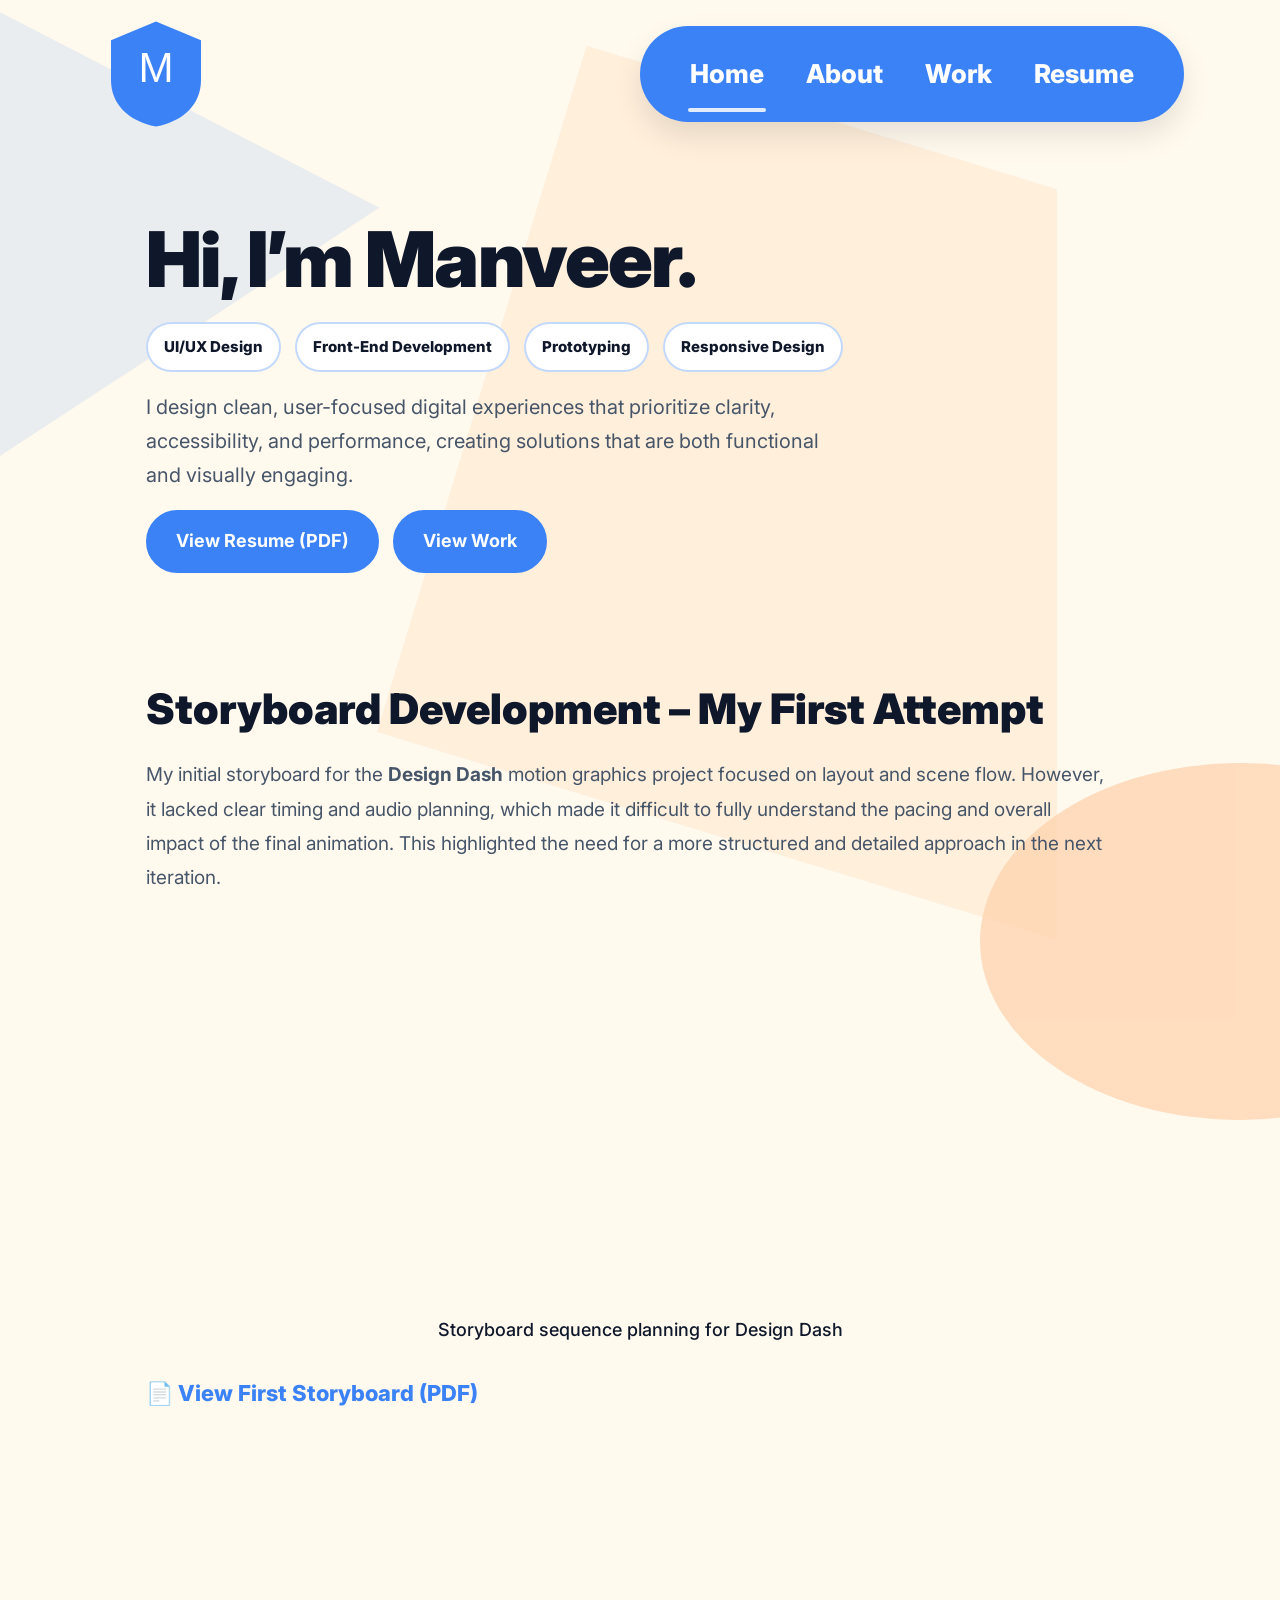
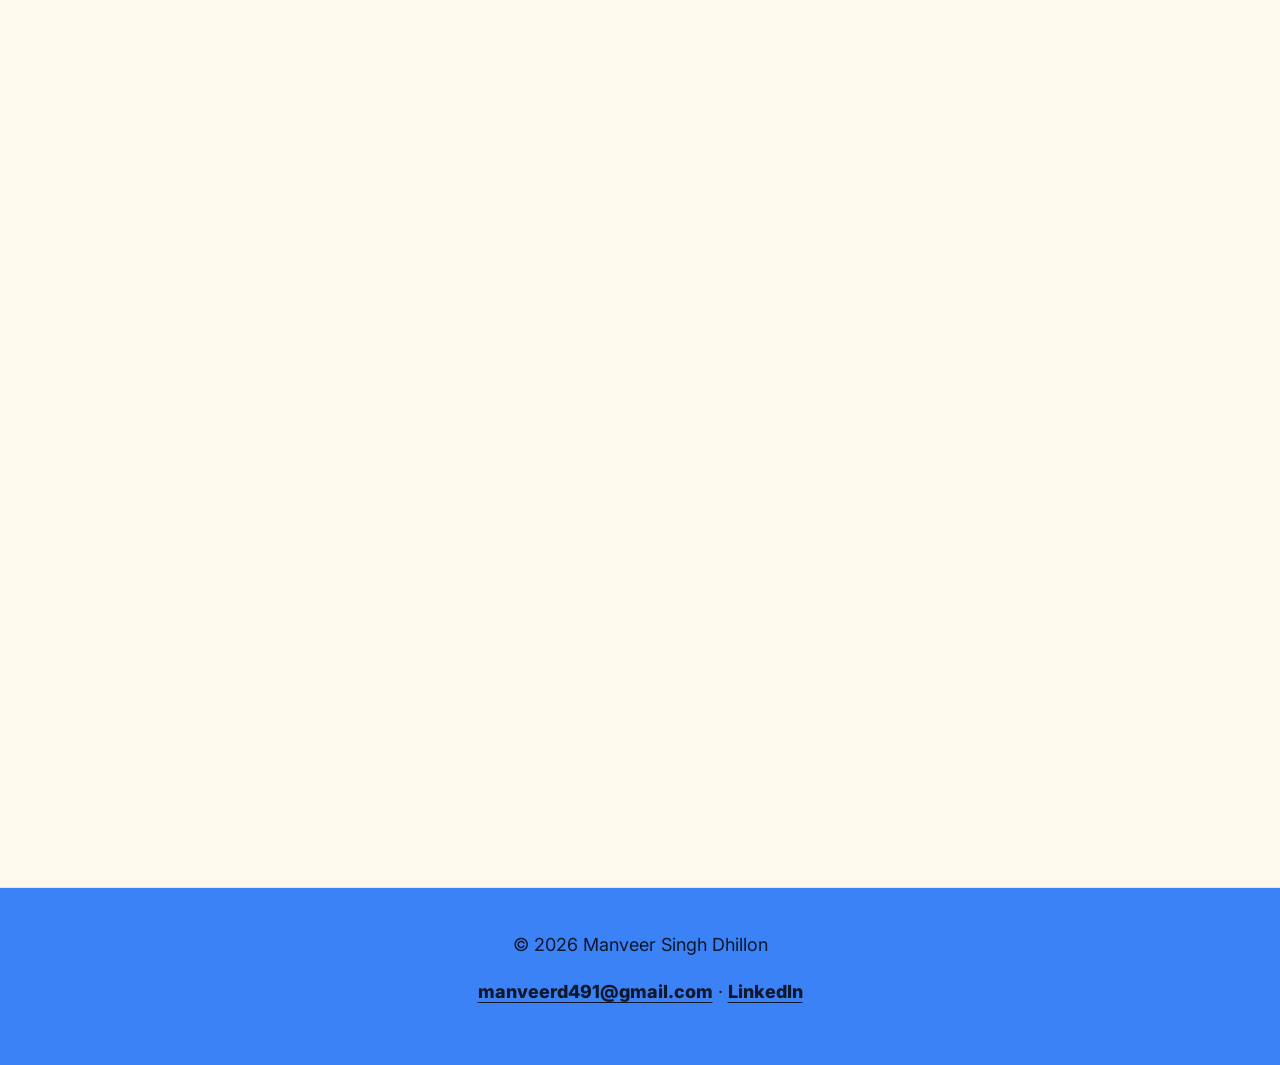
<file: index.html>
<!doctype html>
<html lang="en">
<head>
  <meta charset="utf-8">
  <meta name="viewport" content="width=device-width, initial-scale=1">
  <title>Manveer Singh Dhillon — Portfolio</title>

  <!-- Google Fonts (keep Inter; remove Pacifico if not using it) -->
  <link href="https://fonts.googleapis.com/css2?family=Inter:wght@400;600;700&display=swap" rel="stylesheet">
  <link rel="stylesheet" href="style.css">
  <script src="script.js" defer></script>
</head>

<body class="home">

  <!-- NAV (ONLY ONE Home link, with active class) -->
  <nav class="nav">
    <div class="nav-inner">
      
     <a class="brand" href="index.html">
  <img src="assets/logo-shield.svg" alt="Manveer Logo" class="nav-logo">
</a>
      <div class="menu">
        <a href="index.html" class="active">Home</a>
        <a href="about.html">About</a>
        <a href="work.html">Work</a>
        <a href="assets/Manveer_Singh_Dhillon_Resume.pdf" target="_blank" rel="noopener">Resume</a>
      </div>
      
    </div>
  </nav>
<!-- PAGE DECOR SHAPES -->
<div class="page-decor" aria-hidden="true">
  <img src="assets/Polygon 4.svg" class="shape shape-polygon" alt="">
  <img src="assets/Rectangle 30.svg" class="shape shape-rect" alt="">
  <img src="assets/Ellipse 4.svg" class="shape shape-ellipse" alt="">
</div>
<!-- HERO -->
<header class="hero">

  <div class="container hero-inner">
    <div class="hero-content hero-load">
      <h1>Hi, I’m Manveer.</h1>
 <div class="hero-cta-block">
        <ul class="skill-strip">
          <li>UI/UX Design</li>
          <li>Front-End Development</li>
          <li>Prototyping</li>
          <li>Responsive Design</li>
        </ul>

      <p class="lead">
       I design clean, user-focused digital experiences that prioritize clarity, accessibility, and performance, creating solutions that are both functional and visually engaging.
      </p>

     
        <div class="hero-actions">
          <a class="btn btn-primary"
             href="assets/Manveer_Singh_Dhillon_Resume.pdf"
             target="_blank" rel="noopener">
            View Resume (PDF)
          </a>

          <a class="btn btn-ghost" href="work.html">
            View Work
          </a>
        </div>
      </div>
    </div>
  </div>
</header>

  <!-- ARTICLE 1 -->
   <section class="article reveal">
    <h2>Storyboard Development – My First Attempt</h2>
    <p>
      My initial storyboard for the <strong>Design Dash</strong>  motion graphics project focused on layout and scene flow. However, it lacked clear timing and audio planning, which made it difficult to fully understand the pacing and overall impact of the final animation. This highlighted the need for a more structured and detailed approach in the next iteration.
    </p>

    <div class="article-images">
      <figure>
       <img class="reveal-img" src="assets/storyboard-sample.png" alt="Storyboard sample frame">
        <figcaption>Storyboard sequence planning for Design Dash</figcaption>
      </figure>
    </div>

    <p>
      <a href="assets/Dhillon_Storyboard_ProjectB.pdf" target="_blank" rel="noopener">📄 View First Storyboard (PDF)</a>
    </p>
  </section>

  <!-- ARTICLE 2 -->
  <section class="article reveal">
    <h2>Improving My Storyboard: From Static to Structured</h2>
    <p>
      In the second version, I refined my storyboard by incorporating  <strong>timing, sound cues, and scene durations</strong> to create a clearer and more detailed production guide. This transformation helped turn my initial concept into a structured storyboard, improving both the pacing and overall planning of the motion graphics project.
    </p>

    <div class="article-images">
      <figure>
        <img class="reveal-img" src="assets/storyboard-improved.png" alt="Storyboard with timing and music planning">
        <figcaption>Timing and sound planning in PowerPoint</figcaption>
      </figure>
    </div>

    <p>
      <a href="assets/MDIA_3075_Portfolio_1_Article_Support_Creation.pdf" target="_blank" rel="noopener">🎧 View Improved Storyboard (PDF)</a>
    </p>
  </section>
<script>
  const revealItems = document.querySelectorAll(".reveal, .reveal-img");

  const io = new IntersectionObserver((entries) => {
    entries.forEach((entry) => {
      if (entry.isIntersecting) {
        entry.target.classList.add("is-visible");
      } else {
        entry.target.classList.remove("is-visible");
      }
    });
  }, { threshold: 0.15 });

  revealItems.forEach((el) => io.observe(el));
</script>
<script>
  const nav = document.querySelector(".nav");

  window.addEventListener("scroll", () => {
    if (window.scrollY > 50) {
      nav.classList.add("shrink");
    } else {
      nav.classList.remove("shrink");
    }
  });
</script>

  <!-- FOOTER -->
  <footer class="footer">
    <p>© 2026 Manveer Singh Dhillon</p>
    <p>
      <a href="mailto:manveerd491@gmail.com">manveerd491@gmail.com</a> ·
      <a href="https://www.linkedin.com/in/manveer-dhillon-099b882b0" target="_blank" rel="noopener">LinkedIn</a>
    </p>
  </footer>
<button id="backToTop" class="back-to-top" aria-label="Back to top">
  ↑
</button>
</body>
</html>
</file>
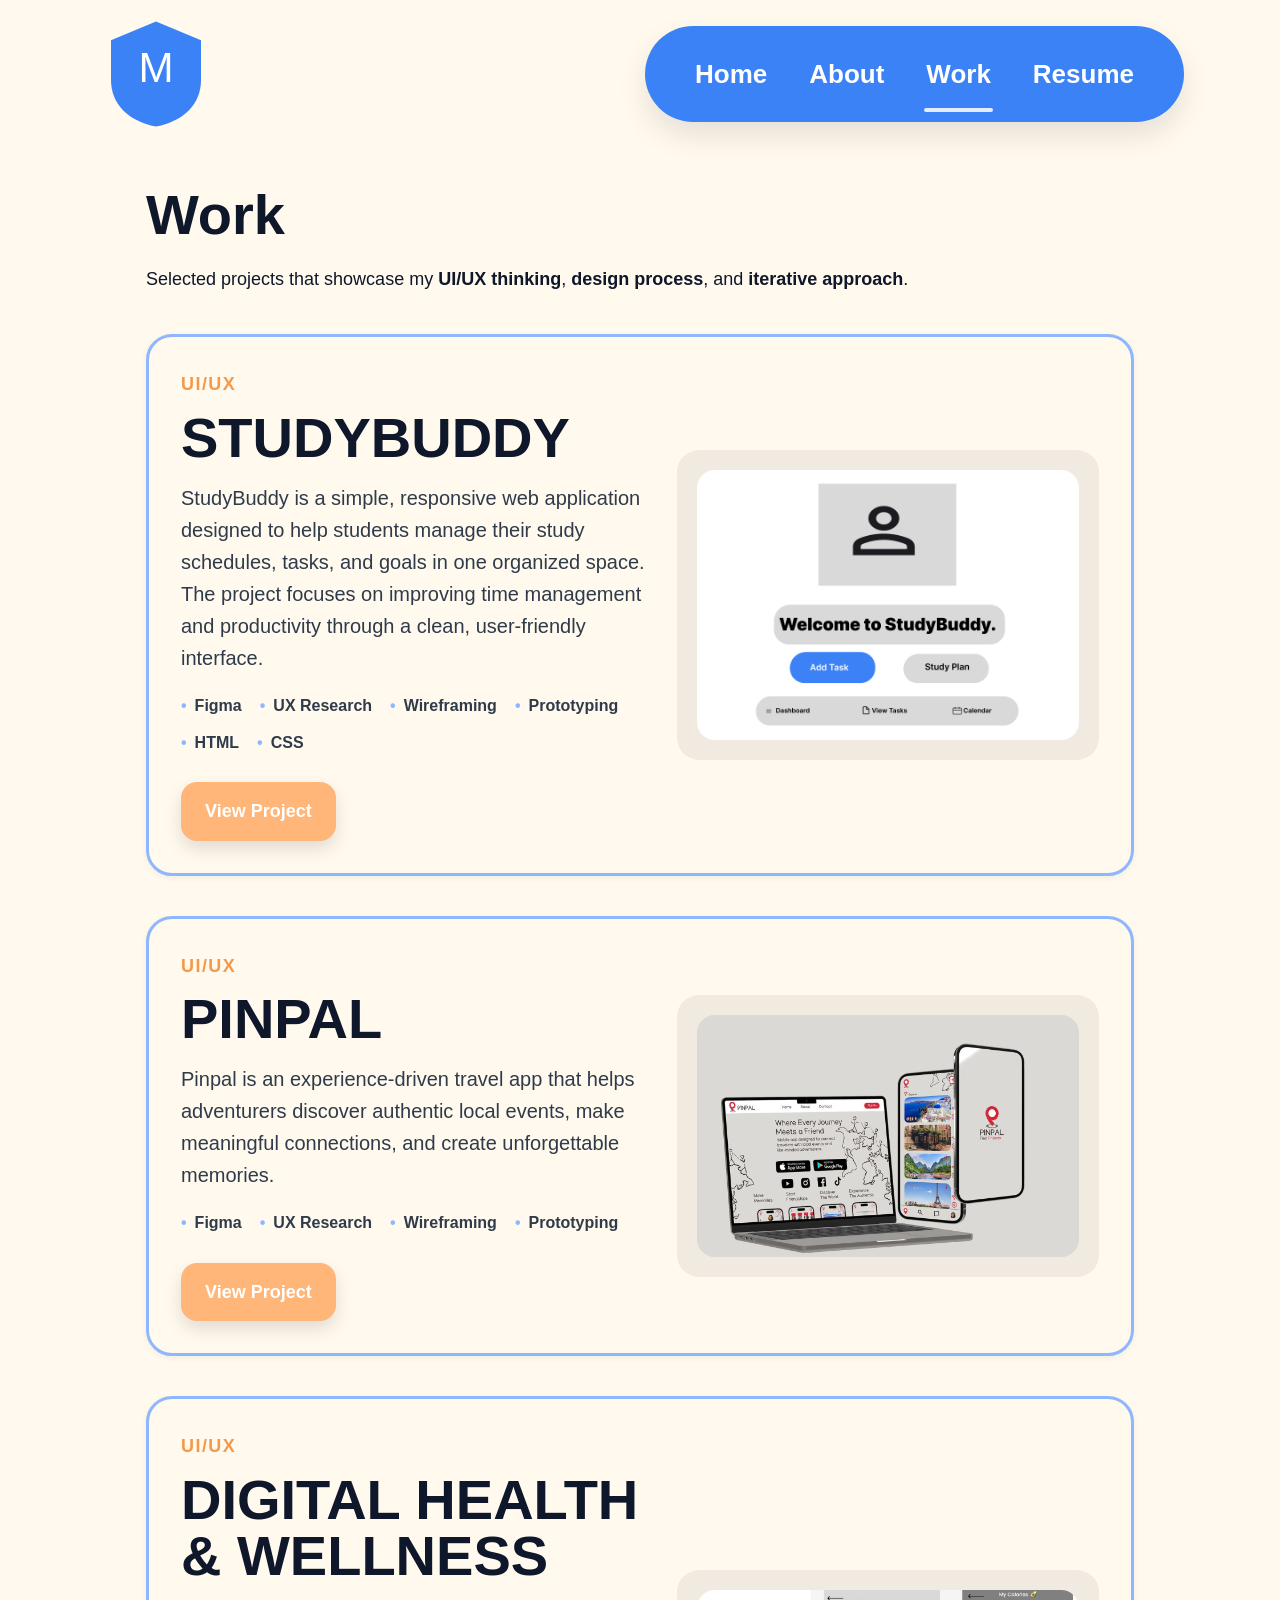
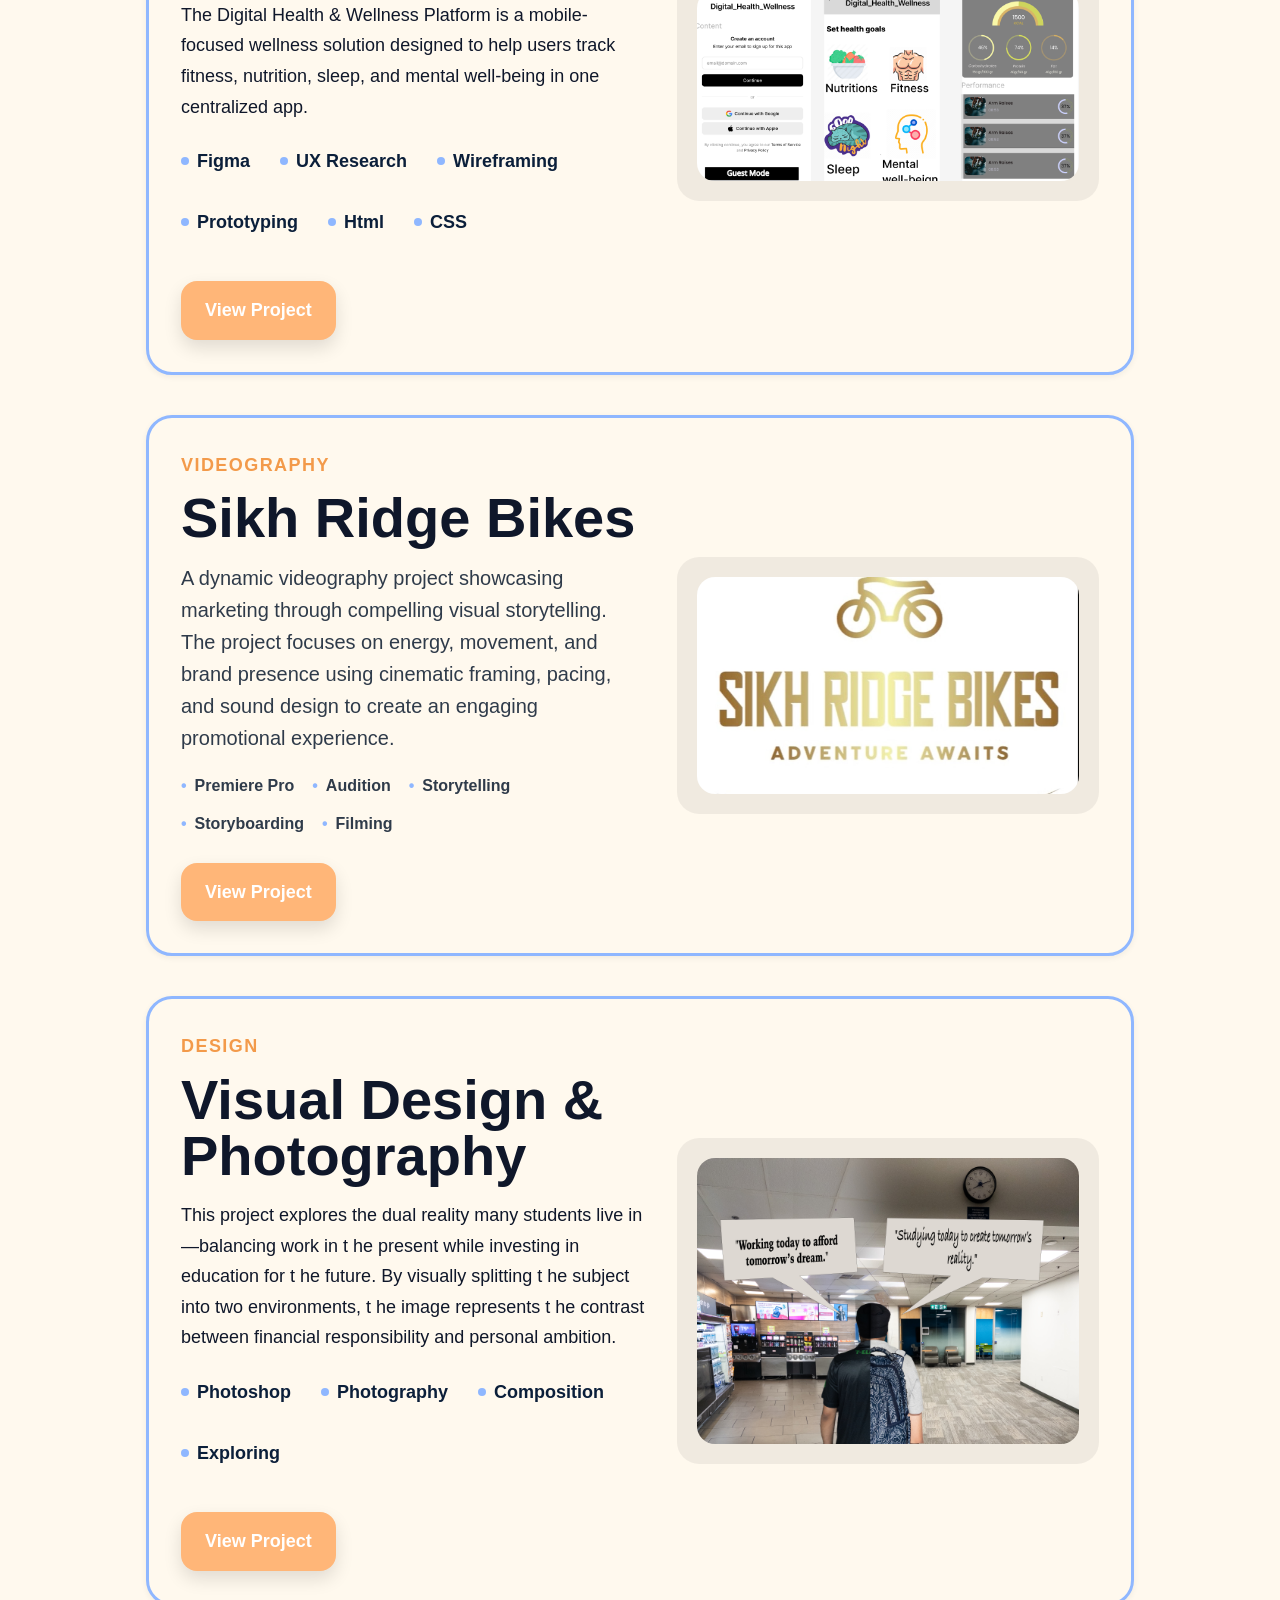
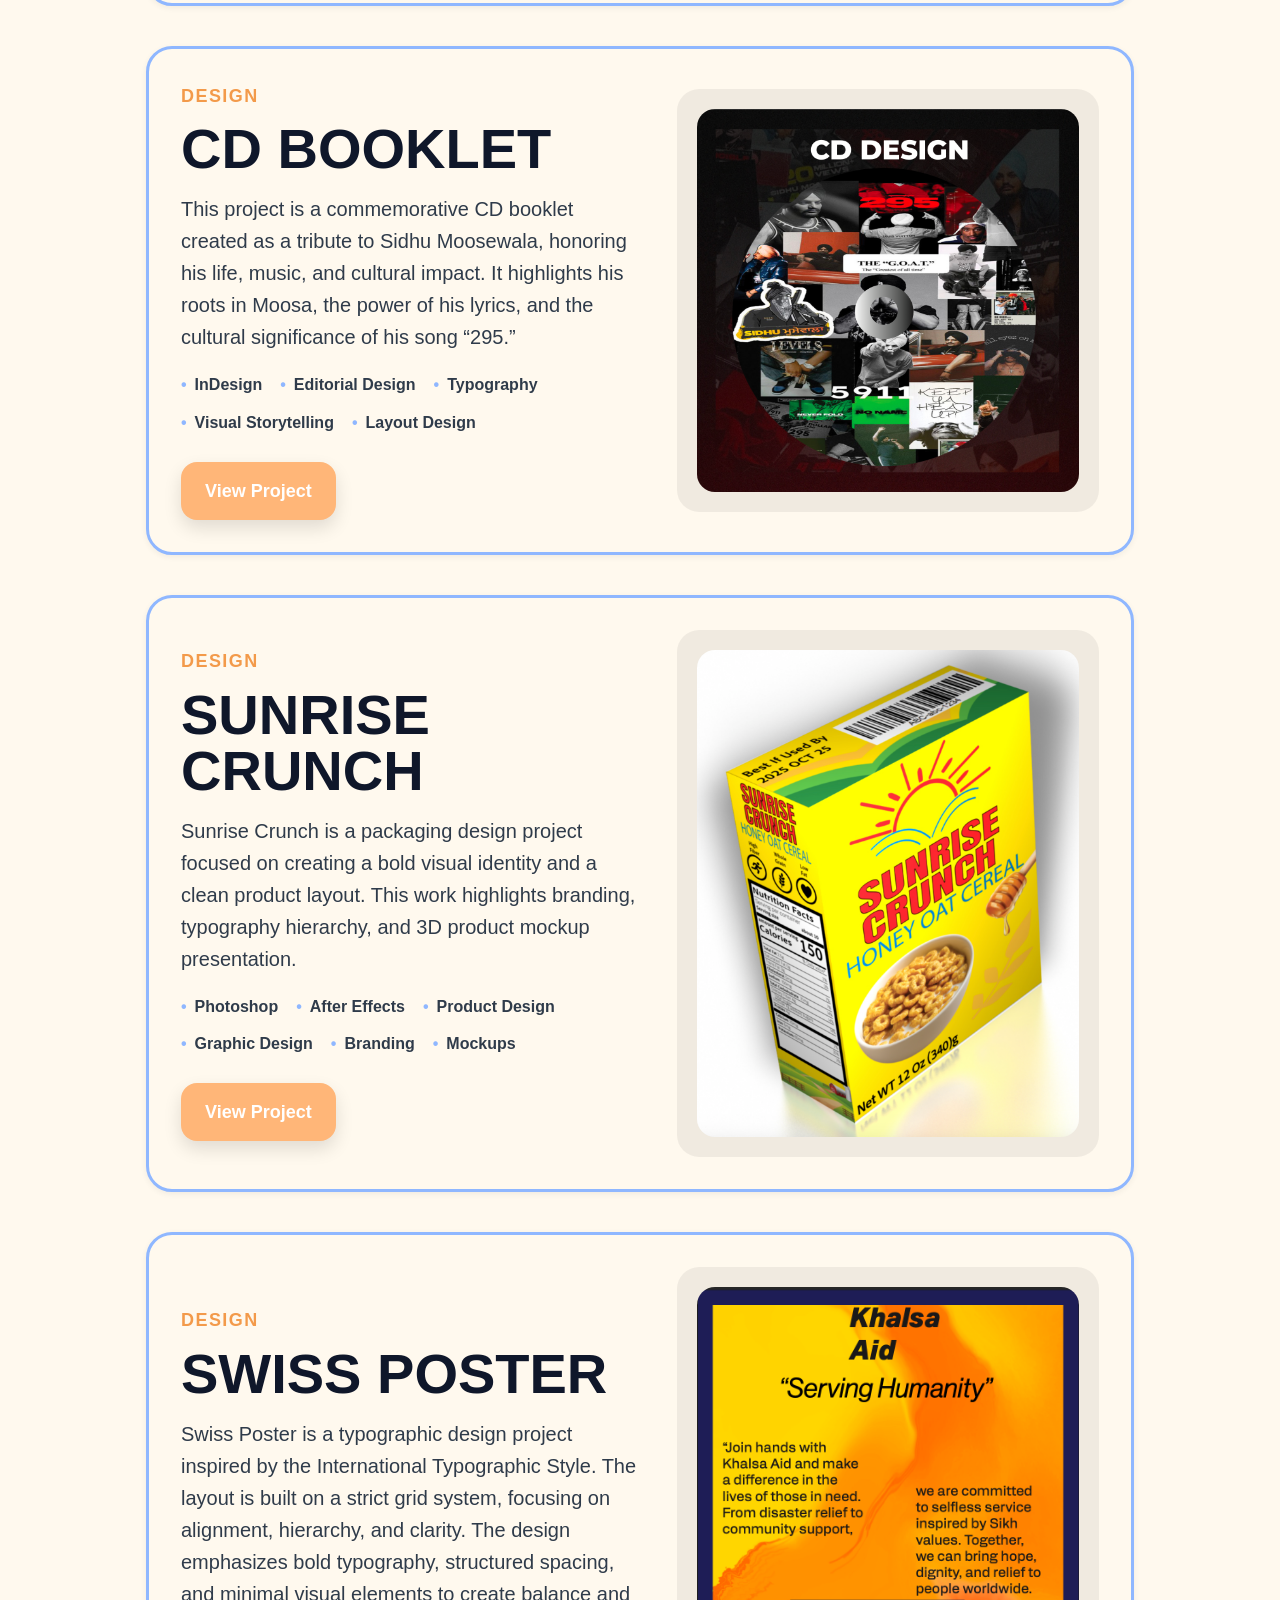
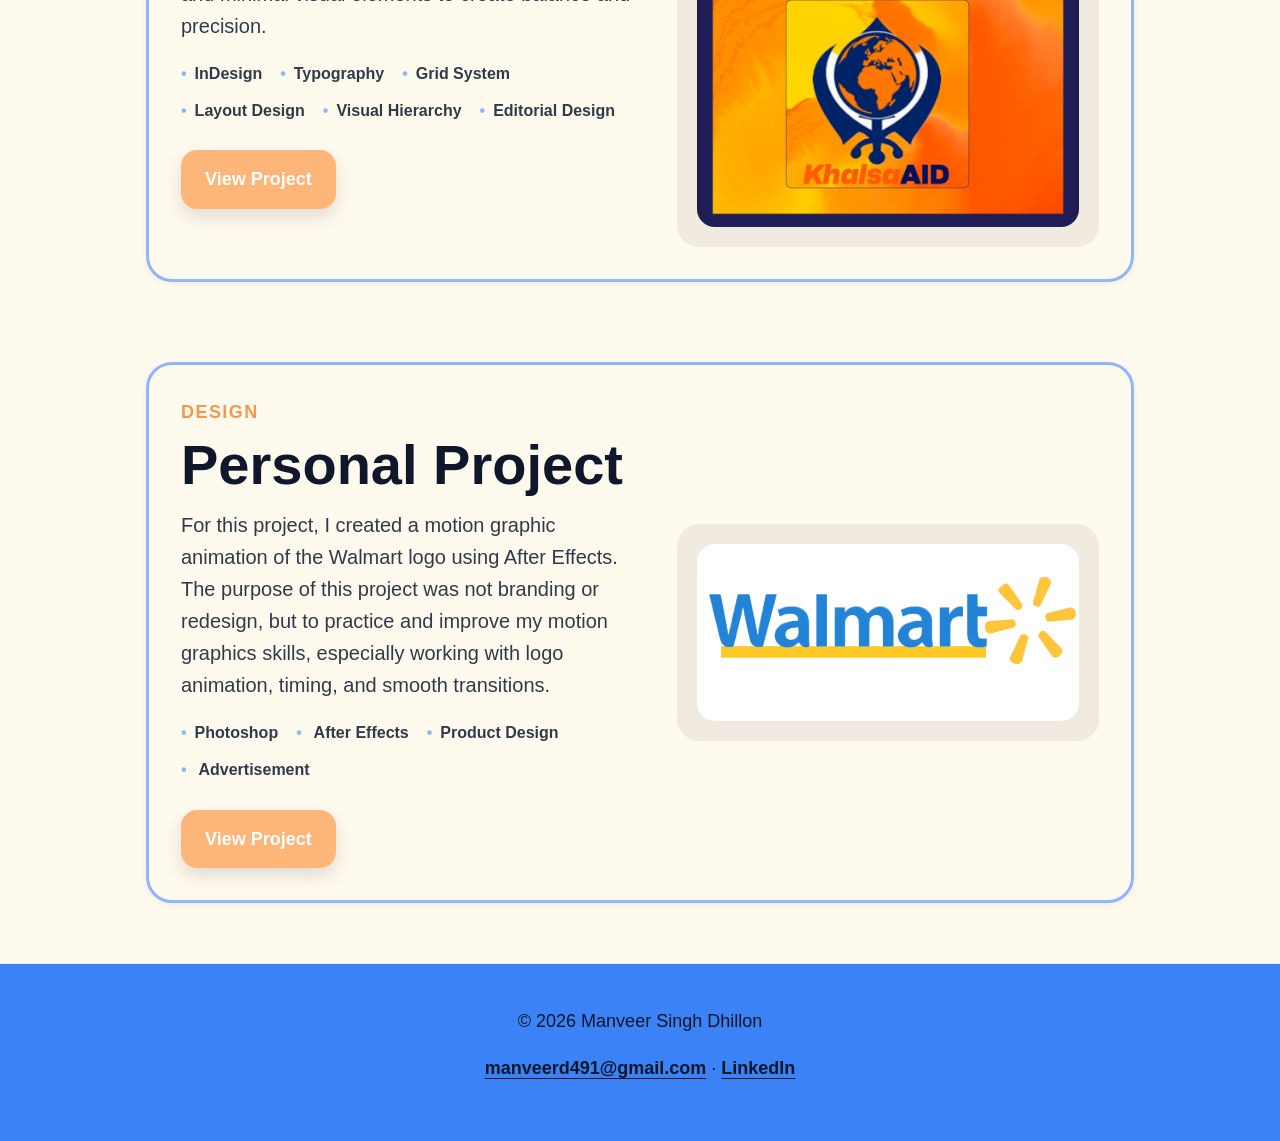
<file: work.html>
<!doctype html>
<html lang="en">
<head>
  <meta charset="utf-8">
  <meta name="viewport" content="width=device-width,initial-scale=1">
  <title>Work — Manveer Singh Dhillon</title>
  <meta name="description" content="Selected projects by Manveer Singh Dhillon: wireframes, prototypes, motion graphics, and interactive web work.">
  <link rel="stylesheet" href="style.css">
  <script src="script.js" defer></script>
</head>

<body>

  <!-- NAV (ONLY ONE Work link, with active class) -->
  <nav class="nav">
    <div class="nav-inner">
      
      <a class="brand" href="index.html"><img src="assets/logo-shield.svg" alt="Manveer Logo" class="nav-logo"></a>

      <div class="menu">
        <a href="index.html">Home</a>
        <a href="about.html">About</a>
        <a href="work.html" class="active">Work</a>
        <a href="assets/Manveer_Singh_Dhillon_Resume.pdf" target="_blank" rel="noopener">Resume</a>
      </div>
    </div>
  </nav>

  <main class="container" style="padding-top:36px">
    <h1>Work</h1>
    <p class="lead"><p>
  Selected projects that showcase my <strong>UI/UX thinking</strong>, <strong>design process</strong>, and <strong>iterative approach</strong>.


   

 <!-- StudyBuddy -->
<section class="project-feature">
  <div class="project-feature__text">
    <p class="project-kicker">UI/UX</p>
    <h2 class="project-title">STUDYBUDDY</h2>

    <p class="project-desc">
      StudyBuddy is a simple, responsive web application designed to help students 
      manage their study schedules, tasks, and goals in one organized space. 
      The project focuses on improving time management and productivity 
      through a clean, user-friendly interface.
    </p>

    <ul class="project-tags">
      <li>Figma</li>
      <li>UX Research</li>
      <li>Wireframing</li>
      <li>Prototyping</li>
      <li>HTML</li>
      <li>CSS</li>
    </ul>

    <a class="project-btn" href="studybuddy.html">View Project</a>
  </div>

  <div class="project-feature__media">
    <img src="assets/wireframes/studybuddy.png" alt="StudyBuddy wireframes">
  </div>
</section>
  
  <!-- Pinpal  -->
<section class="project-feature">
  <div class="project-feature__text">
    <p class="project-kicker">UI/UX</p>
    <h2 class="project-title">PINPAL</h2>

    <p class="project-desc">
      Pinpal is an experience-driven travel app that helps adventurers discover authentic
      local events, make meaningful connections, and create unforgettable memories.
    </p>

    <ul class="project-tags">
      <li>Figma</li>
      <li>UX Research</li>
      <li>Wireframing</li>
      <li>Prototyping</li>
    </ul>

    <a class="project-btn" href="projects/pinpal.html">View Project</a>
  </div>

  <div class="project-feature__media">
   <img src="assets/wireframes/Pinpal.png" alt="Pinpal wireframe">
  </div>
</section>


  <!-- Digital Health & Wellness -->
  <section class="project-feature">
    <div class="project-feature__text">
      <p class="project-kicker">UI/UX</p>
      <h2 class="project-title">DIGITAL HEALTH &amp; WELLNESS</h2>

      <p class="work-description">
  The Digital Health & Wellness Platform is a mobile-focused wellness solution 
  designed to help users track fitness, nutrition, sleep, and mental well-being 
  in one centralized app.
</p>

<ul class="work-tools-inline">
  <li>Figma</li>
  <li>UX Research</li>
  <li>Wireframing</li>
  <li>Prototyping</li>
  <li>Html</li>
  <li>CSS</li>
</ul>
      <p class="project-desc"></p>
      <ul class="project-tags"></ul>

      <a class="project-btn" href="projects/digital-health.html">View Project</a>
    </div>

    <div class="project-feature__media">
      <img src="assets/wireframes/Digital_Health_Wellness.png" alt="Digital Health & Wellness wireframes">

    </div>
  </section>

</section>

    <!-- STORYTELLING VIDEOS -->
<!-- Project B -->
<section class="project-feature project-feature--projectb">
  <div class="project-feature__text">
    <p class="project-kicker">Videography</p>
    <h2 class="project-title">Sikh Ridge Bikes</h2>

    <p class="project-desc">
      A dynamic videography project showcasing marketing through compelling 
      visual storytelling. The project focuses on energy, movement, and brand presence 
      using cinematic framing, pacing, and sound design to create an engaging promotional experience.
    </p>

    <ul class="project-tags">
      <li>Premiere Pro</li>
      <li>Audition</li>
      <li>Storytelling</li>
      <li>Storyboarding</li>
      <li>Filming</li>
    </ul>

    <a class="project-btn" href="projects/video-storytelling.html">View Project</a>
  </div>

  <div class="project-feature__media">
    <img src="assets/video-storytelling-preview.png" alt="Honey Bee Media Video Preview">
  </div>
</section>

<!-- Photographys -->
  <section class="project-feature">
    <div class="project-feature__text">
      <p class="project-kicker">Design</p>
      <h2 class="project-title">Visual Design & Photography </h2>

      <p class="work-description">
  This project explores the dual reality many students live in—balancing work
in t he present while investing in education for t he future. By visually splitting
t he subject into two environments, t he image represents t he contrast
between financial responsibility and personal ambition.
</p>

<ul class="work-tools-inline">
  <li>Photoshop</li>
  <li>Photography</li>
  <li>Composition</li>
  <li>Exploring</li>
 
</ul>
      <p class="project-desc"></p>
      <ul class="project-tags"></ul>

      <a class="project-btn" href="projects/Photography.html">View Project</a>
    </div>

    <div class="project-feature__media">
      <img src="assets/photography_Project.jpg" alt="Digital Health & Wellness wireframes">
    </div>
  </section>

<!-- CD Booklet -->
<section class="project-feature">
  <div class="project-feature__text">
    <p class="project-kicker">Design</p>
    <h2 class="project-title">CD BOOKLET</h2>

    <p class="project-desc">
      This project is a commemorative CD booklet created as a tribute to Sidhu Moosewala, 
      honoring his life, music, and cultural impact.   It highlights his roots in Moosa, 
      the power of his lyrics, and the cultural significance of his song “295.”
    </p>

    <ul class="project-tags">
      <li>InDesign</li>
      <li>Editorial Design</li>
      <li>Typography</li>
      <li>Visual Storytelling</li>
      <li>Layout Design</li>
    </ul>

    <a class="project-btn" href="projects/cd-booklet.html">View Project</a>
  </div>

   <div class="project-feature__media">
    <img src="assets/cd-booklet-cover.png" alt="CD Booklet cover design">
  </div>
</section>

<!-- Sunrise Crunch -->
<section class="project-feature project-feature--sunrise">
  <div class="project-feature__text">
    <p class="project-kicker">Design</p>
    <h2 class="project-title">SUNRISE CRUNCH</h2>

    <p class="project-desc">
      Sunrise Crunch is a packaging design project focused on creating a bold visual identity
      and a clean product layout. This work highlights branding, typography hierarchy, and
      3D product mockup presentation.
    </p>

    <ul class="project-tags">
      <li>Photoshop</li>
      <li>After Effects</li>
      <li>Product Design</li>
      <li>Graphic Design</li>
      <li>Branding</li>
      <li>Mockups</li>
    </ul>

   <a class="project-btn" href="projects/sunrise-crunch.html">View Project</a>
  </div>

  <div class="project-feature__media">
    <img src="assets/sunrise-crunch-card.png" alt="Sunrise Crunch cereal box mockup">
  </div>
</section>


<!-- Swiss Poster -->
<section class="project-feature project-feature--sunrise">
  <div class="project-feature__text">
    <p class="project-kicker">Design</p>
    <h2 class="project-title">SWISS POSTER</h2>

    <p class="project-desc">
      Swiss Poster is a typographic design project inspired by the International 
      Typographic Style. The layout is built on a strict grid system, focusing on 
      alignment, hierarchy, and clarity. The design emphasizes bold typography, 
      structured spacing, and minimal visual elements to create balance and precision.
    </p>

    <ul class="project-tags">
      <li>InDesign</li>
      <li>Typography</li>
      <li>Grid System</li>
      <li>Layout Design</li>
      <li>Visual Hierarchy</li>
      <li>Editorial Design</li>
    </ul>

    <a class="project-btn" href="projects/swiss-poster.html">View Project</a>
  </div>

  <div class="project-feature__media">
    <img src="assets/MDIA1905_a4_ManveerSinghDhillon (1).png" alt="Swiss poster design preview">
  </div>
</section>

<section style="margin-top:80px">



  <!-- Personal Project -->
<section class="project-feature">
  <div class="project-feature__text">
    <p class="project-kicker">Design</p>
    <h2 class="project-title">Personal Project</h2>

    <p class="project-desc">
      For this project, I created a motion graphic animation of the Walmart logo using After Effects. The purpose of this project was not branding or redesign, but to practice and improve my motion graphics skills, especially working with logo animation, timing, and smooth transitions.

    <ul class="project-tags">
      <li>Photoshop</li>
      <li> After Effects </li>
      <li>Product Design </li>
      <li> Advertisement</li>
      
    </ul>
    <a class="project-btn" href="projects/walmart-ad.html">View Project</a>

  </div>

  <div class="project-feature__media">
    <img src="assets/Dhillon_004.png" alt="CD Booklet cover design">
  </div>
</section>

  </main>
<script>
  const nav = document.querySelector(".nav");

  window.addEventListener("scroll", () => {
    if (window.scrollY > 50) {
      nav.classList.add("shrink");
    } else {
      nav.classList.remove("shrink");
    }
  });
</script>
  
<!-- FOOTER -->
  <footer class="footer">
    <p>© 2026 Manveer Singh Dhillon</p>
    <p>
      <a href="mailto:manveerd491@gmail.com">manveerd491@gmail.com</a> ·
      <a href="https://www.linkedin.com/in/manveer-dhillon-099b882b0" target="_blank" rel="noopener">LinkedIn</a>
    </p>
  </footer>
  <button id="backToTop" class="back-to-top" aria-label="Back to top">
  ↑
</button>
</body>
</html>
</file>
<file: style.css>
/* =========================
   ROOT / THEME
   ========================= */
:root{
  --brand: #1d4079;
  --brand-2: #3B82F6;
  --accent: #5fb0bf;

  --bg: #fff9ee;
  --bg-soft: #fff9ee;

  --ink: #0f172a;
  --muted: #475569;
  --line: 1.7;

  /* Typography scale (ONLY these sizes) */
  --h1: clamp(40px, 5vw, 56px);
  --h2: 32px;
  --h3: 22px;
  --body: 18px;
  --small: 14px;

  --container: 900px;
  --radius: 14px;
  --shadow: 0 6px 18px rgba(0,0,0,0.10);
  --shadow-soft: 0 2px 6px rgba(0,0,0,0.06);
}

/* =========================
   BASE / GLOBAL
   ========================= */
*{ box-sizing: border-box; }
/* =========================
   ROOT / THEME
   ========================= */
:root{
  --brand: #1d4079;
  --brand-2: #3B82F6;
  --accent: #5fb0bf;

  --bg: #fff9ee;
  --bg-soft: #fff9ee;

  --ink: #0f172a;
  --muted: #475569;
  --line: 1.7;

  /* Typography scale (ONLY these sizes) */
  --h1: clamp(40px, 5vw, 56px);
  --h2: 32px;
  --h3: 22px;
  --body: 18px;
  --small: 14px;

  --container: 900px;
  --radius: 14px;
  --shadow: 0 6px 18px rgba(0,0,0,0.10);
  --shadow-soft: 0 2px 6px rgba(0,0,0,0.06);
}

/* =========================
   BASE / GLOBAL
   ========================= */
*{ box-sizing: border-box; }

body{
  font-family: "Inter", Arial, sans-serif;
  margin: 0;
  background: var(--bg);
  color: var(--ink);
  line-height: var(--line);
}

/* Global typography */
h1{ font-size: var(--h1); line-height: 1.1; margin: 0 0 16px; }
h2{ font-size: var(--h2); margin: 0 0 12px; }
h3{ font-size: var(--h3); margin: 0 0 10px; }
p{ font-size: var(--body); margin: 0 0 16px; color: var(--ink); }
small{ font-size: var(--small); color: var(--muted); }

a{ color: inherit; }
img{ max-width: 100%; height: auto; display:block; }

/* Layout helpers */
.container{
  max-width: var(--container);
  margin: 0 auto;
  padding: 24px;
}

.lead{
  font-size: 20px;
  color: var(--muted);
  max-width: 62ch;
}

/* =========================
   NAV (ALL PAGES) — CLEAN
   ========================= */


/* inner row */
.nav-inner{
  max-width: 1200px;
  margin: 0 auto;
  padding: 0 0px; /* ✅ controls how left the logo is */
  display: flex;
  justify-content: space-between;
  align-items: center;
}

.brand{
  display: inline-flex;
  align-items: center;
  text-decoration: none;
}

.nav-logo{
  width: 120px;
  height: auto;
  display: block;
  transition: width .25s ease;
}

/* Capsule menu */
.menu{
  display: flex;
  gap: 34px;
  align-items: center;
  background: var(--brand-2);
  padding: 18px 44px;
  border-radius: 999px;
  box-shadow: 0 10px 24px rgba(0,0,0,0.10);
  transition: padding .25s ease;
}

.nav .menu a{
  text-decoration: none;
  font-weight: 800;
  font-size: 26px;
  color: #fff;
  position: relative;
  padding: 6px 2px;
}

/* underline */
.nav .menu a::after{
  content:"";
  position:absolute;
  left:0;
  bottom:-10px;
  width:0;
  height:4px;
  background: rgba(255,255,255,0.85);
  border-radius: 999px;
  transition: width 0.25s ease;
}
.nav .menu a:hover::after,
.nav .menu a.active::after{
  width: 100%;
}

/* global shrink */
.nav.shrink{
  padding: 10px 0;
}

.nav.shrink .menu{
  padding: 10px 28px;
}

.nav.shrink .menu a{
  font-size: 16px;
}

/* responsive */
@media (max-width: 900px){
  .nav-inner{ flex-direction: column; gap: 14px; }
  .menu{ width: 100%; justify-content: center; padding: 14px 20px; gap: 18px; flex-wrap: wrap; }
  .nav .menu a{ font-size: 18px; }
}

.nav{
  transition: padding .25s ease, transform .25s ease;
}

.nav-logo{
  transition: width .25s ease;
}

.menu{
  transition: padding .25s ease;
}



body{
  padding-top: 160px;   /* adjust if needed */
}

/* ===== FINAL NAV + PAGE SPACING (KEEP ONLY THIS) ===== */
.nav{
  position: fixed;
  top: 0; left: 0; right: 0;
  z-index: 9999;
  background: var(--bg-soft);
}

/* pushes all pages below the fixed nav */
body{
  padding-top: 140px; /* change to 120 or 150 if needed */
}
/* =========================
   NAV — FINAL (put at VERY bottom)
   ========================= */

:root{
  --nav-h: 110px; /* tweak if needed */
}

/* push page content below fixed nav */
body{
  padding-top: var(--nav-h) !important;
}

/* fixed bar */
.nav{
  position: fixed !important;
  top: 0; left: 0; right: 0;
  z-index: 9999 !important;

  background: var(--bg-soft);  /* same cream background */
  padding: 14px 0 !important;  /* smaller so it doesn't cover hero */
}

/* row */
.nav-inner{
  max-width: 1200px;
  margin: 0 auto;
  padding: 0 24px; /* controls logo left spacing */
  display: flex;
  align-items: center;
  justify-content: space-between;
  gap: 24px;
}

/* logo size */
.nav-logo{
  width: 96px;     /* smaller so it doesn’t look huge */
  height: auto;
}

/* menu pill */
.menu{
  display: flex;
  align-items: center;
  gap: 34px;

  padding: 16px 36px;     /* smaller pill */
  border-radius: 999px;
  background: var(--brand-2);
  box-shadow: 0 10px 24px rgba(0,0,0,0.10);
}

.nav .menu a{
  font-size: 22px;        /* smaller text */
  font-weight: 800;
  text-decoration: none;
  color: #fff;
}

/* mobile */
@media (max-width: 900px){
  :root{ --nav-h: 140px; } /* nav becomes taller when stacked */

  .nav-inner{
    flex-direction: column;
    align-items: center;
    gap: 12px;
  }

  .menu{
    width: 100%;
    justify-content: center;
    flex-wrap: wrap;
    gap: 18px;
    padding: 14px 18px;
  }

  .nav .menu a{
    font-size: 18px;
  }
}

/* =========================
   HOME HERO (index.html)
   ========================= */

.hero-inner{
  display: grid;
  grid-template-columns: 1fr;   /* ✅ single column */
     gap: 22px;
  align-items: start;
}
.hero-logo{ width: 180px; } /* slightly smaller = cleaner */
.hero-logo-wrap{ margin-left: 0; } /* remove negative margin */

.hero-content p{
  font-size: 20px;
  color: var(--muted);
  max-width: 52ch;
}
/* =========================
   HOME HERO UPGRADES
   ========================= */

/* skills strip */
.skill-strip{
  list-style: none;
  display: flex;
  flex-wrap: wrap;
  gap: 10px;
  padding: 0;
  margin: 14px 0 18px;
}

/* skill pills */
.skill-strip li{
  font-size: 14px;
  font-weight: 700;
  padding: 8px 12px;
  border-radius: 999px;
  border: 1px solid rgba(59,130,246,0.35);
  background: #fff;
  color: #0f172a;
  transition: all 0.25s ease;
}

/* hover animation */
.skill-strip li:hover{
  background: #ffb678;  /* orange */
  color: #ffffff;       /* dark text (better contrast than white) */
  transform: scale(1.04);
  box-shadow: 0 10px 22px rgba(255,182,120,0.35);
}

/* buttons row */
.hero-actions{
  display: flex;
  gap: 12px;
  flex-wrap: wrap;
  align-items: center;
}

/* secondary button */
.btn-ghost{
  display: inline-block;
  padding: 12px 18px;
  border-radius: 12px;
  border: 1px solid rgba(0,0,0,0.18);
  font-weight: 700;
  text-decoration: none;
  color: inherit;
  background: transparent;
}

/* mobile align */
@media (max-width: 768px){
  .skill-strip{ justify-content: center; }
  .hero-actions{ justify-content: center; }
}
/* Buttons (global) */
.btn{
  display:inline-block;
  padding: 12px 18px;
  border-radius: 12px;
  text-decoration:none;
  font-weight: 700;
  border: 1px solid rgba(0,0,0,0.10);
  transition: transform .15s ease, opacity .15s ease;
}

.btn-primary{
  background: var(--brand-2);
  color: var(--ink);
  border-color: rgba(0,0,0,0.0);
}

/* Base button */
.btn{
  display:inline-block;
  padding: 12px 18px;
  border-radius: 12px;
  text-decoration:none;
  font-weight: 700;
  border: 1px solid rgba(0,0,0,0.10);
  transition: 
    background0.25s ease,
    transform 0.2s ease,
    box-shadow 0.2s ease,
    border-color 0.25s ease;
}

/* Primary button */
.btn-primary{
  background: var(--brand-2);
  color: #0f172a;
  border: none;
}

/* Primary hover */
.btn-primary:hover{
  border: 1px solid rgba(59,130,246,0.35);
  color: #ffffff;
  transform: scale(1.04);
  box-shadow: 0 12px 26px rgba(255,182,120,0.35);
}

/* Ghost button */
.btn-ghost{
  background: transparent;
  border: 1px solid rgba(0,0,0,0.18);
  color: #37435f;
}

/* Ghost hover */
.btn-ghost:hover{
  background: #ffb678;
border: 1px solid rgba(59,130,246,0.35);
  color: #ffffff;
  transform: scale(1.04);
  box-shadow: 0 12px 26px rgba(255,182,120,0.35);
}
/* ===== Scroll reveal animations ===== */
.reveal{
  opacity: 0;
  transform: translateY(20px);
  transition: opacity .7s ease, transform .7s ease;
  will-change: opacity, transform;
}

.reveal.is-visible{
  opacity: 1;
  transform: translateY(0);
}

/* images reveal */
.reveal-img{
  opacity: 0;
  transform: translateY(18px) scale(0.98);
  transition: opacity .8s ease, transform .8s ease;
  will-change: opacity, transform;
}

.reveal-img.is-visible{
  opacity: 1;
  transform: translateY(0) scale(1);
}

/* hover effect for images */
.article-images img{
  transition: transform .25s ease, box-shadow .25s ease;
}

.article-images img:hover{
  transform: translateY(-6px) scale(1.01);
  box-shadow: 0 14px 30px rgba(0,0,0,0.16);
}

/* accessibility */
@media (prefers-reduced-motion: reduce){
  .reveal, .reveal-img{
    opacity: 1;
    transform: none;
    transition: none;
  }
}
.hero-load{
  animation: heroIn .8s ease both;
}

@keyframes heroIn{
  from{ opacity: 0; transform: translateY(18px); }
  to{ opacity: 1; transform: translateY(0); }
}
/* Mobile hero */
@media (max-width: 768px){
  .hero-inner{
    grid-template-columns: 1fr;
    text-align:center;
    gap: 24px;
  }
  .hero-logo-wrap{ margin-left: 0; }
  .hero-logo{ margin: 0 auto; }
}
     

/* ===== HOME/ABOUT HERO DECOR ONLY ===== */
.hero{
  position: relative;
  overflow: hidden;
}

.hero-decor{
  position: absolute;
  inset: 0;
  pointer-events: none;
  z-index: 0; /* behind hero content */
}

.hero-decor img{
  position: absolute;
  max-width: none;
  height: auto;
  opacity: 0.22;
}

/* hero content above shapes */
.hero .container{
  position: relative;
  z-index: 2;
}

/* positions */
.hero-decor .hero-shape-rect{
  right: -160px;
  top: 160px;
  width: 640px;
}

.hero-decor .hero-shape-polygon{
  left: 55%;
  top: 58%;
  transform: translate(-50%, -50%);
  width: 560px;
}

.hero-decor .hero-shape-ellipse{
  left: 45%;
  bottom: -360px;
  transform: translateX(-50%);
  width: 900px;
}

body{
  position: relative;
  overflow-x: hidden;
}

.page-decor{
  position: fixed;
  inset: 0;
  pointer-events: none;
  z-index: 0;
}

nav, main, footer{
  position: relative;
  z-index: 1;
}

.page-decor .shape{
  position: absolute;
  height: auto;
  max-width: none;
  opacity: 0.16;
}

/* positions */
.page-decor .shape-polygon{
  width: 520px;
  left: -140px;
  top: -60px;
}

.page-decor .shape-rect{
  width: 680px;
  left: 56%;
  top: 56%;
  transform: translate(-50%, -50%);
}

.page-decor .shape-ellipse{
  width: 520px;
  left: auto !important;
  right: -220px !important;  /* move to right */
  bottom: -220px;
  opacity: 60;
}

/* =========================
   FOOTER (ALL PAGES)
   ========================= */
.footer{
  background: var(--brand-2);
  color: var(--ink);
  text-align:center;
  padding: 18px;
  margin-top: 60px;
  border-top: 1px solid #e5e7eb;
  opacity: 0.95;
}
.footer{
  position: relative;
  z-index: 1;
}
/* =========================
   HOME ARTICLES (index.html)
   ========================= */
.article{
  max-width: var(--container);
  margin: 60px auto;
  padding: 0 20px;
}

.article h2{
  font-size: 28px;
  margin-bottom: 12px;
}

.article p{
  font-size: 18px;
  color: var(--muted);
}

.article-images{
  display:flex;
  justify-content:center;
  margin: 20px 0;
}

.article-images img{
  width: 90%;
  max-width: 520px;
  border-radius: 12px;
  box-shadow: var(--shadow);
}

.article a{
  color: var(--brand-2);
  font-weight: 700;
  text-decoration:none;
}
.article a:hover{ text-decoration: underline; }

/* =========================
   WORK PAGE PROJECT CARDS (work.html)
   ========================= */
.project-feature{
  display:grid;
  grid-template-columns: 1.1fr 1fr;
  gap: 32px;
  align-items:center;
  padding: 32px;
  border: 3px solid #8fb7ff;
  border-radius: 26px;
  background: #fff9ee;
  margin-top: 40px;
  box-shadow: var(--shadow-soft);
}

.project-kicker{
  font-weight: 800;
  letter-spacing: .08em;
  text-transform: uppercase;
  color: #f39a4a;
  margin: 0 0 10px;
}

.project-title{
  font-size: 56px;
  line-height: 1;
  margin: 0 0 16px;
}

.project-desc{
  font-size: 20px;
  line-height: 1.6;
  max-width: 52ch;
  margin: 0 0 18px;
  color: #2f3b4a;
}

/* Tags list */
.project-tags{
  display:flex;
  flex-wrap:wrap;
  gap: 10px 18px;
  padding: 0;
  margin: 0 0 26px;
  list-style: none;
  color: #2f3b4a;
  font-weight: 700;
  font-size: 16px;
}

.project-tags li::before{
  content:"•";
  margin-right: 8px;
  color:#8fb7ff;
}

/* Project button */
.project-btn{
  display:inline-block;
  padding: 14px 24px;
  border-radius: 16px;
  background:#ffb678;
  color:#fff;
  font-weight: 900;
  text-decoration:none;
  font-size: 18px;
  box-shadow: 0 8px 18px rgba(0,0,0,.12);
  transition: transform .15s ease, opacity .15s ease;
}
.project-btn:hover{ transform: translateY(-1px); opacity: .95; }

.project-feature__media{
  background: rgba(0,0,0,.06);
  border-radius: 22px;
  padding: 20px;
}

.project-feature__media img{
  width: 100%;
  height: auto;
  display:block;
  border-radius: 18px;
}

/* Work page responsive */
@media (max-width: 900px){
  .project-feature{ grid-template-columns: 1fr; }
  .project-title{ font-size: 44px; }
}

/* =========================
   WORK PAGE: FIGMA LINKS (work.html)
   ========================= */
.prototype-section{
  margin-top: 60px;
  padding: 20px 0;
  border-top: 2px solid #e5e7eb;
  position: relative;
  z-index: 10;
}

.figma-links{
  display:flex;
  flex-direction: column;
  gap: 12px;
}

.figma-links a{
  display:block;
  padding: 14px 16px;
  border-radius: 12px;
  background: #f9fafb;
  box-shadow: var(--shadow-soft);
  color: var(--brand);
  text-decoration:none;
  font-weight: 800;
  overflow-wrap: anywhere;
  transition: transform .15s ease;
}
.figma-links a:hover{ transform: translateY(-1px); text-decoration: underline; }

/* =========================
   VIDEO + DOWNLOAD LIST (work.html)
   ========================= */
.project-card{
  max-width:800px;
  margin:24px auto 0;
  background:#f9fafb;
  padding:16px;
  border-radius:14px;
  box-shadow:0 4px 12px rgba(0,0,0,0.08);
}

.project-card img{ width:100%; border-radius:12px; }

.project-card figcaption{
  margin-top:10px;
  font-size:14px;
  font-weight:700;
  color:#334155;
  text-align:center;
}

.download-list{
  list-style:none;
  padding:0;
  max-width:600px;
  margin:20px auto 0;
}

.download-list li{
  background:#f9fafb;
  padding:14px 18px;
  border-radius:12px;
  margin-bottom:12px;
  box-shadow:0 3px 8px rgba(0,0,0,0.06);
}

.work-video{
  display:block;
  width:100%;
  max-width:900px;
  margin:20px auto 0;
  border-radius:12px;
  box-shadow:0 6px 24px rgba(0,0,0,0.18);
}

/* =========================
   CASE STUDY HERO (pinpal.html)
   ========================= */
.case-hero{
  background: var(--bg-soft);
  padding: 64px 0 46px;
  border-bottom: 1px solid #e5e7eb;
}

.case-hero__inner{
  max-width: var(--container);
  margin: 0 auto;
  padding: 0 24px;

  display: grid;
  grid-template-columns: 1.1fr 0.9fr;
  gap: 42px;
  align-items: center;
}

.case-hero__kicker{
  font-weight: 900;
  letter-spacing: .10em;
  text-transform: uppercase;
  color: var(--muted);
  margin: 0 0 10px;
}

.case-hero__title{
  font-size: clamp(44px, 6vw, 68px);
  line-height: 1;
  margin: 0 0 22px;
}

.case-hero__meta{
  background: #ffffff;
  border: 1px solid #e5e7eb;
  border-radius: 14px;
  padding: 14px 16px;
  max-width: 260px;
  box-shadow: var(--shadow-soft);
  margin-bottom: 18px;
}

.case-hero__metaTitle{
  margin: 0;
  font-size: 14px;
  color: var(--muted);
  font-weight: 800;
}

.case-hero__metaValue{
  margin: 6px 0 0;
  font-size: 18px;
  font-weight: 900;
  color: var(--ink);
}

.case-hero__btn{
  display: inline-block;
  padding: 14px 20px;
  border-radius: 14px;
  background: var(--brand-2);
  color: var(--ink);
  font-weight: 900;
  text-decoration: none;
  box-shadow: var(--shadow-soft);
  transition: transform .15s ease, opacity .15s ease;
}
.case-hero__btn:hover{ transform: translateY(-1px); opacity: .95; }

.case-hero__frame{
  background: #ffffff;
  border: 1px solid #e5e7eb;
  border-radius: 22px;
  padding: 18px;
  box-shadow: var(--shadow);
}

.case-hero__frame img{
  width: 100%;
  height: auto;
  border-radius: 16px;
  display: block;
}

/* Case study responsive */
@media (max-width: 900px){
  .case-hero__inner{ grid-template-columns: 1fr; }
  .case-hero__frame{ order: -1; }
}

/* =========================
   ABOUT PAGE 
   ========================= */

/* Side-by-side images container */
.about-images{
  max-width: 900px;
  margin: 0 auto 60px;
  display: flex;
  align-items: center;
  justify-content: center;
  gap: 28px;
}

/* Each image block */
.about-images .image-item{
  max-width: 320px;
  text-align: center;
}

/* Images themselves */
.about-images .image-item img{
  width: 100%;
  max-height: 240px;
  object-fit: contain;
}

/* ARROWS */
.arrow-right,
.arrow-down{
  display:flex;
  align-items:center;
  justify-content:center;
  font-size: 42px;
  font-weight: 900;
  color: var(--brand);
  opacity: 1;
  min-width: 40px;
  min-height: 40px;
}

/* Arrow symbols */
.arrow-right::before{ content:"→"; }
.arrow-down::before{ content:"↓"; }

/* Positioning */
.arrow-right{
  flex: 0 0 auto;
  margin: 0 12px;
}

.arrow-down{
  margin: 24px auto 20px;
}

/* Survey section (bottom image) */
.process-bottom{
  max-width: 620px;
  margin: 0 auto 80px;
  text-align: center;
}

/* Survey images */
.process-bottom img{
  width: 100%;
  max-width: 520px;
  max-height: 320px;
  object-fit: contain;
}

/* Caption text */
.process-bottom .caption,
.about-images .caption{
  font-size: 15px;
  color: var(--muted);
  margin-top: 10px;
}

.skip-link {
  position: absolute;
  top: -40px;
  left: 0;
  background: #000;
  color: #fff;
  padding: 8px 16px;
  text-decoration: none;
  z-index: 1000;
}

.skip-link:focus {
  top: 0;
}
/* Mobile: stack images + swap arrows */
@media (max-width: 768px){
  .about-images{
    flex-direction:column;
    gap: 18px;
  }

  .about-images .image-item{
    max-width: 520px;
  }

  .about-images .image-item img{
    max-width: 520px;
  }

  .arrow-right{
    display:none;
  }

  .arrow-down{
    margin: 10px 0 24px;
  }
}

/* About page logo smaller only */
.about-hero .about-logo{
  width: 140px;
  max-width: 140px;
  height: auto;
}
/* =========================
   Arrow Animations
   ========================= */

/* Right arrow slide animation */
@keyframes slideArrow {
  0%   { transform: translateX(0); }
  50%  { transform: translateX(6px); }
  100% { transform: translateX(0); }
}

.arrow-right {
  animation: slideArrow 1.5s ease-in-out infinite;
}

/* Down arrow bounce animation */
@keyframes bounceArrow {
  0%   { transform: translateY(0); }
  50%  { transform: translateY(6px); }
  100% { transform: translateY(0); }
}

.arrow-down {
  animation: bounceArrow 1.5s ease-in-out infinite;
}
/* =========================
   Image Entry Animation
   ========================= */

@keyframes fadeUp {
  from {
    opacity: 0;
    transform: translateY(20px);
  }
  to {
    opacity: 1;
    transform: translateY(0);
  }
}

.about-images .image-item,
.process-bottom {
  opacity: 0;
  animation: fadeUp 0.8s ease forwards;
}

/* Stagger timing */
.about-images .image-item:nth-child(1) {
  animation-delay: 0.2s;
}

.about-images .image-item:nth-child(3) {
  animation-delay: 0.4s;
}

.process-bottom {
  animation-delay: 0.6s;
}
.about-images .image-item img,
.process-bottom img {
  transition: transform 0.3s ease, box-shadow 0.3s ease;
  border-radius: 8px;
}

.about-images .image-item img:hover,
.process-bottom img:hover {
  transform: translateY(-6px);
  box-shadow: 0 12px 24px rgba(0,0,0,0.12);
}
@media (prefers-reduced-motion: reduce) {
  .about-images .image-item,
  .process-bottom,
  .arrow-right,
  .arrow-down {
    animation: none;
    transform: none;
  }
}
/* VALUES SECTION (FINAL - matches your theme) */
.about-values{
  padding: 100px 0;
}

.values-grid{
  display: grid;
  grid-template-columns: repeat(auto-fit, minmax(260px, 1fr));
  gap: 30px;
  margin-top: 50px;
}

.value-card{
  background: rgba(255,255,255,0.55);
  border: 2px solid rgba(59,130,246,0.22);
  padding: 56px 36px;
  border-radius: 28px;
  text-align: center;
  box-shadow: 0 10px 24px rgba(0,0,0,0.06);
  transition: transform .25s ease, box-shadow .25s ease, border-color .25s ease;
}

.value-card:hover{
  transform: translateY(-8px);
  border-color: rgba(255,182,120,0.75);
  box-shadow: 0 20px 44px rgba(0,0,0,0.10);
}

.value-icon{
  width: 62px;
  height: 62px;
  display: grid;
  place-items: center;
  margin: 0 auto 20px;
  border-radius: 999px;
  background: rgba(59,130,246,0.12);
  border: 2px solid rgba(59,130,246,0.18);
  font-size: 28px;
}

.value-card h3{
  font-size: 40px;
  line-height: 1.1;
  font-weight: 900;
  color: var(--brand);
  margin-bottom: 18px;
}

.value-card p{
  font-size: 18px;
  line-height: 1.7;
  color: #3c4a5c;
  max-width: 30ch;
  margin: 0 auto;
}
/* CTA SECTION */
/* ===== CTA CLEAN FINAL ===== */

.about-cta{
  padding: 70px 0;
}

/* keep items close */
.about-cta .cta-inner{
  display: flex;
  align-items: center;
  justify-content: flex-start;
  gap: 18px;
  padding: 20px 0;
}

/* make sure NO rectangle card */
.about-cta .cta-inner{
  background: transparent !important;
  box-shadow: none !important;
  border-radius: 0 !important;
  overflow: visible !important;
}
.about-cta .cta-inner::before,
.about-cta .cta-inner::after{
  display: none !important;
  content: none !important;
}

.about-cta .cta-copy{
  max-width: 720px;
}

/* ORANGE SHINING TEXT */
.about-cta .cta-text{
  margin: 0;
  font-size: clamp(28px, 3vw, 42px);
  font-weight: 700;
  line-height: 1.15;
  letter-spacing: -0.4px;

  background: linear-gradient(
    110deg,
    #0f172a 38%,
    #ff8c42 48%,
    #ffd1b3 52%,
    #0f172a 62%
  );
  background-size: 220% auto;

  color: transparent;
  -webkit-text-fill-color: transparent;
  -webkit-background-clip: text;
  background-clip: text;

  animation: shine 6s linear infinite;
}

/* if any child tags inside, force same shine */
.about-cta .cta-text *{
  color: transparent !important;
  -webkit-text-fill-color: transparent !important;
  -webkit-background-clip: text !important;
  background-clip: text !important;
}

@keyframes shine{
  0%   { background-position: 220% center; }
  100% { background-position: -220% center; }
}

/* ORANGE BUTTON + ORANGE HOVER (NO BLUE ANYWHERE) */
.about-cta .cta-button{
  display: inline-flex;
  align-items: center;
  gap: 10px;

  padding: 14px 22px;
  border-radius: 999px;

  background: #ff8c42;
  color: #fff;
  font-weight: 700;
  text-decoration: none;

  border: 1px solid rgba(255,255,255,0.25);
  box-shadow: 0 12px 28px rgba(255,140,66,0.28);

  transition: transform 180ms ease, box-shadow 180ms ease, filter 180ms ease;
}

.about-cta .cta-button:hover{
  transform: translateY(-2px);
  box-shadow: 0 16px 34px rgba(255,140,66,0.40);
  filter: brightness(1.02);
}

.about-cta .cta-button:active{
  transform: translateY(0);
}
.lets-talk{
  transition: 
    transform .25s ease,
    box-shadow .25s ease;
}

.lets-talk:hover{
  transform: translateY(-6px) scale(1.04);
  box-shadow: 
    0 25px 50px rgba(255,140,66,0.45),
    0 0 40px rgba(255,180,120,0.4);
}
/* mobile */
@media (max-width: 820px){
  .about-cta .cta-inner{
    flex-direction: column;
    align-items: flex-start;
  }}

/* =========================
   PINPAL ONLY (projects/pinpal.html)
   ========================= */

/* Make hero area wider on desktop (so it doesn't look boxed/centered too tight) */
.page-pinpal .case-hero__inner{
  max-width: 1400px;
  margin: 0 auto;
  padding: 0 64px;
}

/* Make the hero image behave nicely (mockup style) */
.page-pinpal .case-hero__frame{
  padding: 22px;
}
/* PINPAL: hero should be single column after removing image */
.page-pinpal .case-hero__inner{
  grid-template-columns: 1fr;
}


.page-pinpal .case-hero__frame img{
  width: 100%;
  height: auto;
  display: block;
  border-radius: 18px;
  object-fit: contain;
}

/* FULL WIDTH content area ONLY on pinpal */
.page-pinpal .page-pinpal-main{
  max-width: none;
  padding: 0; /* removes the global .container limit */
}

/* Sidebar + content layout: LEFT aligned (not centered) */
.page-pinpal .case-layout{
  display: grid;
  grid-template-columns: 320px 1fr;
  gap: 88px;

  /* IMPORTANT: no auto-centering */
  max-width: none;
  margin: 80px 0 0;     /* no left/right auto */
  padding: 0 64px;      /* space from screen edge */
  align-items: start;
}

/* Sticky sidebar */
.page-pinpal .case-sidebar{
  position: sticky;
  top: 120px;
  align-self: start;
}

/* Sidebar title */
.page-pinpal .case-sidebar .kicker{
   font-size: 16px;
  font-weight: 900;
  letter-spacing: .16em;
  color: #f39a4a;
  margin: 0 0 26px;
}



/* Sidebar links bigger */
.page-pinpal .case-sidebar a{
display: block;
  font-size: 22px;
  font-weight: 800;
  text-decoration: none;
  color: #0f172a;
  margin-bottom: 20px;
}

.page-pinpal .case-sidebar a:hover{
  color: #f39a4a;
}

/* Mobile */
@media (max-width: 900px){
  .page-pinpal .case-hero__inner{
    padding: 0 24px;
  }

  .page-pinpal .case-layout{
    grid-template-columns: 1fr;
    gap: 32px;
    padding: 0 24px;
  }

  .page-pinpal .case-sidebar{
    position: static;
  }
}

/* =========================
   PINPAL HERO — REMOVE CARD LOOK
   ========================= */

.page-pinpal .case-hero{
  background: transparent;   /* remove the big hero background */
  border-bottom: none;       /* remove bottom line */
  padding: 32px 0 0;         /* smaller spacing */
}

/* PINPAL: single-column hero (no image) */
.page-pinpal .case-hero__inner{
  grid-template-columns: 1fr;
}


/* remove the white box around image */
.page-pinpal .case-hero__frame{
  background: transparent;
  border: none;
  box-shadow: none;
  padding: 0;
  border-radius: 0;
}

/* optional: keep image clean */
.page-pinpal .case-hero__frame img{
  border-radius: 18px;  /* keep rounded image only (or set 0 if you want sharp) */
}


/* PINPAL – Goals extra content */

.page-pinpal .goals+extra,
.page-pinpal .goals-extra{
  display: grid;
  grid-template-columns: 1fr 1fr;
  gap: 40px;              /* smaller gap */
  max-width: 900px;       /* key: stops it stretching too wide */
  width: 100%;
}
.page-pinpal .goals-block h3{
  font-size: 28px;
  font-weight: 900;
  margin-bottom: 16px;
  color: var(--ink);
}

.page-pinpal .goals-list{
  list-style: none;
  padding: 0;
  margin: 0;
}

.page-pinpal .goals-list li{
  font-size: 18px;
  font-weight: 700;
  margin-bottom: 12px;
  color: var(--ink);
}

.page-pinpal .goals-list li::before{
  content: "•";
  color: var(--brand-2);
  margin-right: 10px;
}

/* Mobile */
@media (max-width: 900px){
  .page-pinpal .goals-extra{
    grid-template-columns: 1fr;
    gap: 32px;
  }
}
/* PINPAL – Goals side by side */
.page-pinpal .goals-extra{
  display: grid;
  grid-template-columns: 1fr 1fr; /* 👈 side by side */
  gap: 64px;
  margin-top: 40px;
}

/* =========================
   DIGITAL HEALTH —
   ========================= */

/* HERO section background + spacing */
.page-digital-health .case-hero{
  background: var(--bg-soft);     /* same as your other hero bg */
  border-bottom: none;            /* removes the line */
  padding: 64px 0 46px;           /* same spacing as your base hero */
}

/* DIGITAL HEALTH HERO — spread like the example (text left, image right) */
.page-digital-health .case-hero__inner{
  max-width: 1400px;
  margin: 0 auto;
  padding: 0 64px;

  display: grid;
  grid-template-columns: 1.1fr 0.9fr; /* LEFT text | RIGHT image */
  gap: 56px;
  align-items: center;
}

/* Left content: force left alignment */
.page-digital-health .case-hero__left{
  text-align: left;
}

/* Title sizing (optional tweak to match your style) */
.page-digital-health .case-hero__title{
  font-size: clamp(44px, 6vw, 68px);
  line-height: 1;
}

/* Duration card stays the same but you can slightly widen it */
.page-digital-health .case-hero__meta{
  max-width: 320px;
}

/* Back to work button spacing */
.page-digital-health .case-hero__btn{
  margin-top: 14px;
}

/* ✅ REMOVE / HIDE ANY HERO IMAGE IF IT'S STILL IN YOUR HTML */
.page-digital-health .case-hero__right,
.page-digital-health .case-hero__frame,
.page-digital-health .case-hero__frame img{
  display: none !important;
}

/* Mobile spacing */
@media (max-width: 900px){
  .page-digital-health .case-hero__inner{
    padding: 0 24px;
  }
}
/* =========================
   DIGITAL HEALTH CONTENT
   ========================= */

.page-dhw-content{
  background: #fff9ee;
}

/* layout */
.case-layout{
  display: grid;
  grid-template-columns: 340px 1fr; /* ⬅️ wider sidebar */
  gap: 80px;
  padding: 100px 64px;
}

.page-digital-health .case-content{
  max-width: 1000px;
  margin: 0 auto;
}






/* sidebar */
.case-sidebar{
  position: sticky;
  top: 120px;
}

.case-sidebar .kicker{
  font-size: 14px;
  font-weight: 900;
  letter-spacing: .14em;
  color: #f39a4a;
  margin-bottom: 16px;
  border-bottom: 3px solid #ffb678;
  padding-bottom: 8px;
}

.case-sidebar nav a{
  display: block;
  font-weight: 800;
  margin: 14px 0;
  text-decoration: none;
  color: #0b1f3a;
}

.case-sidebar nav a.active{
  color: #ffb678;
}

/* content */
.case-content section{
  margin-bottom: 120px;
}

.section-title{
  font-size: 64px;
  font-weight: 900;
  color: #ffb678;
  margin-bottom: 32px;
}

/* two column row */
.two-col{
  display: grid;
  grid-template-columns: 1fr 1fr;
  gap: 80px;
  margin-top: 40px;
}

h3{
  font-size: 32px;
  margin-bottom: 16px;
  color: #0b1f3a;
}

/* pill list */
.pill-list{
  list-style: none;
  padding: 0;
  display: flex;
  flex-wrap: wrap;
  gap: 12px;
}

.pill-list li{
  font-weight: 700;
  color: #0b1f3a;
}

/* goals cards */
.card-grid{
  display: grid;
  grid-template-columns: repeat(3, 1fr);
  gap: 32px;
  margin-top: 40px;
}

.goal-card{
  border: 3px solid #8fb7ff;
  border-radius: 24px;
  padding: 60px 20px;
  text-align: center;
  font-weight: 900;
  font-size: 20px;
  color: #0b1f3a;
  background: #fff9ee;
}

/* mobile */
@media (max-width: 900px){
  .case-layout{
    grid-template-columns: 1fr;
    padding: 60px 24px;
  }

  .case-sidebar{
    position: static;
  }

  .two-col{
    grid-template-columns: 1fr;
  }

  .card-grid{
    grid-template-columns: 1fr;
  }

  .section-title{
    font-size: 44px;
  }
}
.skills-list{
  padding-left: 0;
  margin: 0;
}

.goal-item{
  display: flex;
  align-items: center;
  gap: 14px;
  list-style: none;
  font-size: 22px;
  font-weight: 600;
  color: #0b1f3a;
}

.goal-icon{
  width: 32px;
  height: 32px;
  stroke-width: 2.5;
  color: #ffb678;
  flex-shrink: 0;
}

.goals-list {
  margin-top: 24px;
  padding-left: 22px;
  font-size: 18px;
  line-height: 1.7;
  color: #0b1f3a;
}

.goals-list li {
  margin-bottom: 12px;
}
.goals-list {
  list-style: none;
  padding-left: 0;
}

.goals-list li {
  position: relative;
  padding-left: 20px;
}

.goals-list li::before {
  content: "•";
  position: absolute;
  left: 0;
  color: #ffb678;
  font-weight: bold;
}

.section-divider{
  width: 100%;
  max-width: 1200px;        /* keeps it centered like your content */
  height: 3px;
  background: #8fb7ff;     /* soft blue line */
  margin: 80px auto;       /* space above & below */
  border-radius: 2px;
}
.page-digital-health{
  background: var(--bg-soft); /* cream page background */
}

.page-digital-health .case-hero{
  background: var(--bg-soft); /* SAME as page */
  border-bottom: none;
  padding: 120px 0 80px; /* control spacing */
}
/* DIGITAL HEALTH – Inline Skills Row */

.skills-list{
  display: flex;
  flex-wrap: wrap;
  gap: 30px;
  list-style: none;
  padding: 0;
  margin-top: 24px;
}

.skills-list li{
  position: relative;
  padding-left: 16px;
  font-size: 8px;
  font-weight: 700;   /* slightly bold */
  color: #0b1f3a;
}

.skills-list li::before{
  content: "";
  position: absolute;
  left: 0;
  top: 50%;
  transform: translateY(-50%);
  width: 8px;
  height: 8px;
  background: #8fb7ff; /* SAME blue as your borders */
  border-radius: 50%;
}
/* FORCE inline blue-bullet skills row */
.page-digital-health ul.skills-list,
.page-digital-health ul.project-tags{
  display: flex !important;
  flex-wrap: wrap !important;
  gap: 30px !important;
  list-style: none !important;
  padding: 0 !important;
  margin: 24px 0 0 !important;
}

/* Digital Health tools — inline blue bullets */
.work-tools-inline{
  display: flex !important;
  flex-wrap: wrap !important;
  gap: 30px !important;
  list-style: none !important;
  padding: 0 !important;
  margin: 24px 0 0 !important;
}

.work-tools-inline li{
  position: relative !important;
  padding-left: 16px !important;
  font-size: 18px !important;
  font-weight: 700 !important;
  color: #0b1f3a !important;
}

.work-tools-inline li::before{
  content: "" !important;
  position: absolute !important;
  left: 0 !important;
  top: 50% !important;
  transform: translateY(-50%) !important;
  width: 8px !important;
  height: 8px !important;
  background: #8fb7ff !important;
  border-radius: 50% !important;
}
/* DIGITAL HEALTH sidebar size fix */
.page-digital-health .case-nav{
  position: sticky;
  top: 120px;
  display: flex;
  flex-direction: column;
  gap: 34px; /* less spacing */
}

/* smaller, clean */
.page-digital-health .case-nav a{
  display: inline-block;
  text-decoration: none;

  font-size: 32px;      /* ✅ smaller */
  font-weight: 700;
  line-height: 1.15;

  color: rgba(15, 23, 42, 0.45);
  margin: 0;
  position: relative;
}

/* active */
.page-digital-health .case-nav a.active{
  color: #FFC07A;
}

/* underline bar */
.page-digital-health .case-nav a.active::after{
  content: "";
  position: absolute;
  left: 0;
  bottom: -12px;
  width: 180px;   /* shorter underline */
  height: 5px;    /* thinner */
  background: #FFC07A;
  border-radius: 999px;
}

/* mobile */
@media (max-width: 900px){
  .page-digital-health .case-nav{
    gap: 18px;
  }
  .page-digital-health .case-nav a{
    font-size: 22px;
  }
  .page-digital-health .case-nav a.active::after{
    width: 120px;
    bottom: -10px;
    height: 4px;
  }
}
/* Smooth nav animation */
.nav{
  transition: padding 0.25s ease, transform 0.25s ease;
}

/* default sizes */
.nav .nav-logo{
  transition: transform 0.25s ease, height 0.25s ease;
  transform: none;              /* prevents jump */
}

/* IMPORTANT: stop logo moving on hover */
.brand,
.brand:hover{
  transform: none !important;
}
.brand img,
.brand:hover img{
  transform: none !important;
}

/* shrink state */
.nav.shrink{
  padding: 12px 0;              /* smaller top/bottom space */
}

/* shrink logo */
.nav.shrink .nav-logo{
  height: 54px;                 /* adjust */
}

/* shrink the pill menu */
.nav.shrink .menu-pill{
  padding: 14px 28px;
  box-shadow: 0 10px 22px rgba(0,0,0,0.12);
}

/* shrink the text inside */
.nav.shrink .menu-pill a{
  font-size: 20px;
  padding-bottom: 12px;
}

/* shrink underline */
.nav.shrink .menu-pill a.active::after{
  width: 70px;
  height: 5px;
}
/* =========================
   WIREFRAMES SECTION
   ========================= */

.wireframes-section{
  background: var(--bg-soft);   /* same cream background */
  padding: 120px 0;
  text-align: center;           /* centers the heading */
}

/* Title */
.wireframes-section .section-title{
  font-size: clamp(48px, 6vw, 90px);
  color: #ffb678;
  font-weight: 900;
  letter-spacing: 0.08em;
  margin-bottom: 60px;
}

/* ===== FIGMA EMBED — CLEAN SIZE ===== */

.figma-wrapper{
  width: 100%;
  max-width: 1200px;     /* smaller, cleaner */
  height: 650px;         /* reduced height */
  margin: 60px auto;

  background: #ffffff;
  padding: 16px;

  border-radius: 24px;
  border: 3px solid #8fb7ff;
  box-shadow: 0 18px 40px rgba(0,0,0,0.12);
}

.figma-wrapper iframe{
  width: 100%;
  height: 100%;
  border: none;
  border-radius: 18px;
}

/* =========================
   MOBILE
   ========================= */

@media (max-width: 900px){
  .figma-wrapper{
    height: 520px;
    padding: 14px;
  }
}

.page-digital-health .case-hero__meta{
  background: transparent;
  border: 0;
  box-shadow: none;
  padding: 0;
  max-width: none;
  margin-bottom: 18px; /* optional */
}
/* DIGITAL HEALTH HERO — image + text (use your dhw class) */
.page-digital-health .case-hero__inner--dhw{
  max-width: 1400px;
  margin: 0;
  padding: 0 64px;

  display: grid;
  grid-template-columns: 1.1fr 0.9fr; /* TEXT | IMAGE */
  gap: 80px;
  align-items: center;
}

/* Image box (right side) */
.page-digital-health .case-hero__image{
  display: flex;
  justify-content: flex-end; /* pushes image to the right */
}

/* Image styling */
.page-digital-health .case-hero__image img{
  width: 100%;
  max-width: 220px;
  height: auto;
  display: block;
  border-radius: 24px;
  box-shadow: 0 20px 40px rgba(0,0,0,0.18);
}

/* Text stays left */
.page-digital-health .case-hero__left{
  text-align: left;
}

/* Mobile */
@media (max-width: 900px){
  .page-digital-health .case-hero__inner--dhw{
    grid-template-columns: 1fr;
    gap: 40px;
    padding: 0 24px;
  }

  .page-digital-health .case-hero__image{
    justify-content: left;
    order: -1; /* image on top on mobile */
  }
}


/* Image styling */
.case-hero__image img{
  width: 100%;
  max-width: 420px;
  height: auto;
  display: block;
  border-radius: 24px;
  box-shadow: 0 20px 40px rgba(0,0,0,0.18);
}

/* Text stays left-aligned */
.page-digital-health .case-hero__left{
  text-align: left;
}


html{
  scroll-behavior: smooth;
}

/* so headings don't get hidden behind top nav when clicking */
.case-content section{
  scroll-margin-top: 120px;
}

.case-sidebar nav a{
  display: block;
  font-weight: 800;
  margin: 14px 0;
  text-decoration: none;
  color: #0b1f3a;
  transition: color .2s ease;
}

.case-sidebar nav a:hover{
  color: #ffb678;
}

.case-sidebar nav a.active{
  color: #ffb678;
}
.case-sidebar{
  position: sticky;
  top: 120px;   /* adjust if needed */
  height: fit-content;
  align-self: start;
}

/* DIGITAL HEALTH — typography override (safe for launch) */
.page-digital-health p,
.page-digital-health li{
  font-size: 18px !important;
  line-height: 1.7 !important;
  font-weight: 500 !important;
}

.page-digital-health .case-hero__title{
  font-size: 52px !important;
  font-weight: 900 !important;
  line-height: 1.05 !important;
}

.page-digital-health .section-title{
  font-size: 40px !important;
  font-weight: 900 !important;
}

.page-digital-health h3{
  font-size: 28px !important;
  font-weight: 700 !important;
}

.page-digital-health strong,
.page-digital-health b{
  font-weight: 700 !important;
}
/* =========================
   DIGITAL HEALTH — BOLD TEXT ONLY
   (no size or layout changes)
   ========================= */

.page-digital-health p,
.page-digital-health li{
  font-weight: 600 !important;   /* bold but readable */
}

/* slightly stronger emphasis */
.page-digital-health strong,
.page-digital-health b{
  font-weight: 700 !important;
}
.page-digital-health .blue-margin{
  display: inline-block;
  padding: 0px;              /* small spacing between border & image */
  border: 6px solid #8fb7ff; /* 👈 thin blue line */
  border-radius: 22px;       /* match phone curve */
  background: transparent;
}

.page-digital-health .blue-margin img{
  display: block;
  max-width: 260px;
  height: auto;
  border-radius: 18px;
}

/* =========================
   DIGITAL HEALTH — SVG HERO SHAPES (FINAL)
   ========================= */

/* hero container */
.page-digital-health .case-hero{
  position: relative;
  overflow: hidden;
}

/* container for decorative shapes */
.page-digital-health .dh-decor{
  position: absolute;
  inset: 0;
  pointer-events: none;
  z-index: 0;
}

/* keep hero content above shapes */
.page-digital-health .case-hero__inner{
  position: relative;
  z-index: 2;
}

/* =========================
   SHAPE ANIMATIONS (FASTER, CLEAN)
   ========================= */

/* left shape */
.page-digital-health .dh-shape--left{
  animation: dhFloatLeft 12s ease-in-out infinite;
}

/* right shape */
.page-digital-health .dh-shape--right{
  animation: dhFloatRight 14s ease-in-out infinite;
}

/* orange dot */
.page-digital-health .dh-dot{
  animation: dhDotFloat 8s ease-in-out infinite;
}

/* =========================
   KEYFRAMES
   ========================= */

@keyframes dhFloatLeft{
  0%, 100% {
    transform: translateY(0) rotate(0deg);
  }
  50% {
    transform: translateY(-28px) rotate(2deg);
  }
}

@keyframes dhFloatRight{
  0%, 100% {
    transform: translateY(0) rotate(0deg);
  }
  50% {
    transform: translateY(-22px) rotate(-2deg);
  }
}

@keyframes dhDotFloat{
  0%, 100% {
    transform: translateY(0);
  }
  50% {
    transform: translateY(-16px);
  }
}

/* =========================
   ACCESSIBILITY
   ========================= */

@media (prefers-reduced-motion: reduce){
  .page-digital-health .dh-shape--left,
  .page-digital-health .dh-shape--right,
  .page-digital-health .dh-dot{
    animation: none !important;
  }
}
/* =========================
   DIGITAL HEALTH — CONTENT SIDE SHAPES
   ========================= */

/* make content a positioning parent */
.page-digital-health .case-content{
  position: relative;
  z-index: 1;
}

/* decor layer sits behind text but still visible */
.page-digital-health .content-decor{
  position: absolute;
  inset: 0;
  pointer-events: none;
  z-index: 0;
  overflow: hidden;
}

/* make sure sections appear above shapes */
.page-digital-health .case-content > section{
  position: relative;
  z-index: 2;
}

/* shape base */
.page-digital-health .content-shape{
  position: absolute;
  width: 620px;
  height: auto;
  opacity: 0.12;
  filter: blur(0px);
}

/* left side */
.page-digital-health .content-shape--left{
  left: -360px;
  top: 180px;
  animation: contentFloatLeft 18s ease-in-out infinite;
}

/* right side */
.page-digital-health .content-shape--right{
  right: -360px;
  top: 760px; /* pushes it near Planning/Wireframes */
  animation: contentFloatRight 22s ease-in-out infinite;
}

/* animations */
@keyframes contentFloatLeft{
  0%,100% { transform: translateY(0); }
  50%     { transform: translateY(-38px); }
}

@keyframes contentFloatRight{
  0%,100% { transform: translateY(0); }
  50%     { transform: translateY(-28px); }
}

/* mobile */
@media (max-width: 900px){
  .page-digital-health .content-shape{
    opacity: 0.08;
    width: 480px;
  }

  .page-digital-health .content-shape--left{
    left: -300px;
  }

  .page-digital-health .content-shape--right{
    right: -300px;
  }
}

/* accessibility */
@media (prefers-reduced-motion: reduce){
  .page-digital-health .content-shape--left,
  .page-digital-health .content-shape--right{
    animation: none !important;
  }
}
/* keep background consistent (NO overlap) */
html, body{
  margin: 0;
  padding: 0;
  background: #fff9ee;
}

/* remove black strip without killing spacing */
.page-digital-health .case-hero,
.page-digital-health main,
.page-digital-health .page-dhw-content{
  background: #fff9ee !important;
  margin-top: 0 !important;
}

/* ✅ move logo more left ONLY on digital health */
.page-digital-health .nav-inner{
  padding-left: 24px !important;
  padding-right: 24px !important;
}
/* ===== DIGITAL HEALTH: NAV FIX ONLY ===== */
.page-digital-health .nav{
  position: fixed !important;   /* matches other pages */
  top: 0; left: 0; right: 0;
  z-index: 9999;
  background: var(--bg-soft) !important;
}

.page-digital-health .nav-inner{
  max-width: 1200px !important;   /* same as your other pages */
  margin: 0 auto !important;
  padding: 0 16px !important;     /* controls logo left spacing */
}

/* make sure content doesn't hide behind fixed nav */

.page-digital-health .nav{ position: fixed !important; }
/* DIGITAL HEALTH background strip fix */
.page-digital-health,
.page-digital-health body{
  background: #fff9ee !important;
}

.page-digital-health .case-hero{
  background: #fff9ee !important;
}
/* FIX: reduce space between hero and Overview */
body.page-digital-health .case-hero{
  padding: 80px 0 00px !important;  /* top | bottom */
}
/* ===== GOALS CARD STYLE ===== */

.goal-grid{
  display: grid;
  grid-template-columns: repeat(auto-fit, minmax(260px, 1fr));
  gap: 40px;
  margin-top: 60px;
}

.goal-card{
  background: #fff9ee;
  border: 1px solid #dbeafe;   /* lighter blue */
  border-radius: 28px;
  padding: 40px 30px;
  text-align: center;
  transition: transform .25s ease, box-shadow .25s ease;
}
.goal-card:hover{
  transform: translateY(-8px);
  box-shadow: 0 20px 40px rgba(0,0,0,0.08);
  border-color: #ffb678;
}

.goal-icon-circle{
  width: 64px;
  height: 64px;
  margin: 0 auto 20px;
  border-radius: 50%;
  background: #ffb678;
  display: flex;
  align-items: center;
  justify-content: center;
  font-size: 28px;
}

.goal-card h3{
  margin-bottom: 14px;
  font-size: 22px;
  font-weight: 900;
  color: #0b1f3a;
}

.goal-card p{
  font-size: 16px;
  line-height: 1.6;
  font-weight: 500;
}
/* =========================
   HOME PAGE — FINAL POLISH 
   ========================= */

/* Background + overall spacing */
body{
  background: #fff9ee; /* cream */
}

/* Make container match the screenshot spacing */
.container{
  max-width: 1100px;
  padding: 0 56px;
}

/* NAV spacing */
.nav{
  padding: 26px 0;
  background: transparent;
}

.nav-inner{
  max-width: 1200px;
  padding: 0 56px;
}


/* Capsule menu like screenshot */
.menu{
  padding: 20px 48px;
  gap: 38px;
  border-radius: 999px;
  background: #3B82F6;
  box-shadow: 0 14px 30px rgba(0,0,0,0.10);
}

.nav .menu a{
  font-size: 26px;
  font-weight: 800;
}

/* HERO spacing */
.hero{
  padding: 70px 0 10px;  /* big top breathing space */
}

/* Headline size/weight like screenshot */
.hero h1{
  font-size: clamp(56px, 6vw, 84px);
  font-weight: 900;
  letter-spacing: -0.02em;
}

/* Lead text width + spacing */
.lead{
  max-width: 62ch;
  font-size: 22px;
  line-height: 1.7;
  margin-bottom: 18px;
}

/* Skill pills row */
.skill-strip{
  margin-top: 20px;
  margin-bottom: 18px;
  gap: 14px;
}

.skill-strip li{
  padding: 10px 16px;
  font-size: 15px;
  font-weight: 800;
  border-radius: 999px;
  border: 2px solid rgba(59,130,246,0.30);
  background: #fff;
}

/* Buttons like screenshot */
.hero-actions{
  margin-top: 8px;
  gap: 14px;
}

.btn{
  border-radius: 14px;
  padding: 14px 22px;
  font-size: 18px;
  font-weight: 800;
}

.btn-primary{
  background: #3B82F6;
  color: #0f172a;
}

.btn-primary:hover{
  transform: translateY(-1px);
}

.btn-ghost{
  background: transparent;
  border: 2px solid rgba(0,0,0,0.18);
  color: #3b3b3b;
}

/* ARTICLES like screenshot */
.article{
  max-width: 1100px;
  padding: 0 56px;
  margin: 90px auto;
}

.article h2{
  font-size: 42px;
  font-weight: 900;
  margin-bottom: 14px;
}

.article p{
  font-size: 19px;
  line-height: 1.8;
  max-width: 80ch;
}

/* Image card centered with shadow */
.article-images{
  margin: 30px 0 12px;
  justify-content: center;
}

.article-images img{
  max-width: 640px;
  width: 100%;
  border-radius: 16px;
  box-shadow: 0 10px 26px rgba(0,0,0,0.12);
}

/* Caption */
figure figcaption{
  margin-top: 14px;
  font-size: 18px;
  color: #0f172a;
  text-align: center;
  font-weight: 500;
}

/* PDF link line like screenshot */
.article a{
  font-size: 22px;
  font-weight: 800;
  color: #3B82F6;
}

/* Footer bar like screenshot */
.footer{
  background: #3B82F6;
  padding: 42px 18px;
  color: #0f172a;
  font-size: 22px;
  opacity: 1;
}

.footer a{
  color: #0f172a;
  font-weight: 800;
  text-decoration: underline;
  text-underline-offset: 4px;
}

/* MOBILE */
@media (max-width: 900px){
  .container, .nav-inner, .article{
    padding: 0 24px;
  }

  .nav .menu a{
    font-size: 18px;
  }

  .hero{
    padding-top: 40px;
  }

  .article h2{
    font-size: 32px;
  }
}

/* =====  About HERO DECOR (FINAL CLEAN) ===== */

.hero{
  position: relative;
  overflow: hidden;
}

/* shapes layer */
.hero-decor{
  position: absolute;
  inset: 0;
  pointer-events: none;
  z-index: 0;           /* behind content */
}

/* shapes */
.hero-decor img{
  position: absolute;
  display: block;
  height: auto;
  max-width: none;
  z-index: 0;
  opacity: 0.22;        /* 🔥 THIS is the key */
}

/* hero content above */
.hero .container{
  position: relative;
  z-index: 5;
}

/* ---- POSITIONS (your layout) ---- */

/* orange stays right */
.hero-decor .shape-rect{
  right: -160px;
  top: 160px;
  width: 640px;
}

/* blue in middle */
.hero-decor .shape-polygon{
  left: 55%;
  top: 58%;
  transform: translate(-50%, -50%);
  width: 560px;
}

/* ellipse bottom */
.hero-decor .shape-ellipse{
  left: 45%;
  bottom: -360px;
  transform: translateX(-50%);
  width: 900px;
}

.lets-talk {
  position: relative;
  padding: 12px 20px;
  border: 2px solid #2f6bff;
  color: #2f6bff;
  border-radius: 30px;
  overflow: hidden;
  transition: color 300ms ease;
  z-index: 1;
}

/* ORANGE FILL */
.lets-talk::before {
  content: "";
  position: absolute;
  inset: 0;
  background: #ffb678;

  border-radius: inherit;   /* 🔥 IMPORTANT FIX */

  transform: scaleX(0);
  transform-origin: left;
  transition: transform 300ms ease;

  z-index: -1;
}

.lets-talk:hover {
  color: white;
}

.lets-talk:hover::before {
  transform: scaleX(1);
}
@keyframes pulse {
  0% { box-shadow: 0 0 0 0 rgba(0.4, 0, 0.2, 1); }
  70% { box-shadow: 0 0 0 12px rgba(135, 166, 244, 0); }
  100% { box-shadow: 0 0 0 0 rgba(47,107,255,0); }
}
/* ===== ABOUT HOBBIES SECTION ===== */

.about-hobbies{
  padding: 80px 0;
}

.section-title{
  font-size: 48px;
  color: #f2a760;
  margin-bottom: 40px;
  letter-spacing: 2px;
  text-transform: uppercase;
}

.hobby-grid{
  display: grid;
  grid-template-columns: repeat(auto-fit, minmax(240px, 1fr));
  gap: 40px;
}

.hobby-card{
  background: rgba(255,255,255,0.4);
  padding: 30px;
  border-radius: 20px;
  border: 2px solid #7ea0c9;
  transition: transform .3s ease, box-shadow .3s ease;
}

.hobby-card:hover{
  transform: translateY(-6px);
  box-shadow: 0 20px 40px rgba(0,0,0,0.12);
}

.hobby-icon{
  font-size: 36px;
  margin-bottom: 15px;
}

.hobby-card h3{
  margin-bottom: 10px;
  color: #13294b;
}

.hobby-card p{
  color: #3c4a5c;
  line-height: 1.6;
}
.hobby-card{
  transition: transform .35s ease, box-shadow .35s ease;
  will-change: transform;
}

.hobby-card:hover,
.hobby-card:focus-within,
.hobby-card.is-active{
  transform: translateY(-12px);
  box-shadow: 0 20px 40px rgba(0,0,0,0.38);
  position: relative;
  z-index: 2;
}
/* =========================
   ABOUT — MY TOOLS
   ========================= */

.about-tools{
  padding: 90px 0;
}

.tools-title{
  font-size: 56px;
  font-weight: 900;
  color: #f39a4a;
  text-transform: uppercase;
  letter-spacing: 2px;
  margin: 0 0 26px;
}

.tools-sub{
  font-size: 34px;
  font-weight: 900;
  color: #0b1f3a;
  margin: 0 0 28px;
}

.tools-sub--space{
  margin-top: 60px;
}

.tools-grid{
  display: grid;
  gap: 46px;
  align-items: start;
}

.tools-grid--6{
  grid-template-columns: repeat(6, minmax(0, 1fr));
}

.tools-grid--4{
  grid-template-columns: repeat(4, minmax(0, 1fr));
}

.tool{
  text-align: center;
}

.tool img{
  width: 80px;
  height: 80px;
  object-fit: contain;
  display: block;
  margin: 0 auto 12px;
}

.tool p{
  margin: 0;
  font-weight: 900;
  text-transform: uppercase;
  letter-spacing: 1px;
  color: #f39a4a;
  font-size: 14px;
}

/* Mobile */
@media (max-width: 900px){
  .tools-box{
    padding: 34px;
  }

  .tools-grid--6{
    grid-template-columns: repeat(3, 1fr);
  }

  .tools-grid--4{
    grid-template-columns: repeat(2, 1fr);
  }
}
.tool-icon{
  font-size: 60px;
  display: block;
  margin-bottom: 12px;
}

.tool-logo{
  width: 72px;
  height: 72px;
  display: block;
  margin: 0 auto 12px;
}

.tool:hover .tool-logo{
  transform: translateY(-6px);
  transition: transform .25s ease;
}
  /* ===== Modern scroll reveal ===== */
.reveal{
  opacity: 0;
  filter: blur(10px);
  transform: translateY(20px);
  transition:
    opacity .7s ease,
    transform .7s cubic-bezier(.2,.8,.2,1),
    filter .7s ease;
  will-change: transform, opacity, filter;
}

/* directions */
.reveal.from-left{ transform: translateX(-36px); }
.reveal.from-right{ transform: translateX(36px); }
.reveal.from-up{ transform: translateY(28px); }

/* active */
.reveal.is-visible{
  opacity: 1;
  filter: blur(0);
  transform: translate(0,0);
}

/* stagger delay */
.reveal{
  transition-delay: var(--d, 0ms);
}


/* hover animation */
.tool img,
.tool-icon{
  transition: transform .25s ease;
}

.tool:hover img,
.tool:hover .tool-icon{
  transform: translateY(-8px) scale(1.03);
}
/* ===== FLOATING ANIMATION ===== */

@keyframes floatImg {
  0%   { transform: translateY(0); }
  50%  { transform: translateY(-10px); }
  100% { transform: translateY(0); }
}

.about-tools .tool img,
.about-tools .tool .tool-icon{
  animation: floatImg 4s ease-in-out infinite;
}

/* Optional: slight delay so they don't move same time */
.about-tools .tool:nth-child(1) img { animation-delay: 0s; }
.about-tools .tool:nth-child(2) img { animation-delay: .5s; }
.about-tools .tool:nth-child(3) img { animation-delay: 1s; }
.about-tools .tool:nth-child(4) img { animation-delay: 1.5s; }
.about-tools .tool:nth-child(5) img { animation-delay: 2s; }
.about-tools .tool:nth-child(6) img { animation-delay: 2.5s; }

.about-tools .tool:nth-child(1) .tool-icon { animation-delay: 0s; }
.about-tools .tool:nth-child(2) .tool-icon { animation-delay: .5s; }
.about-tools .tool:nth-child(3) .tool-icon { animation-delay: 1s; }
.about-tools .tool:nth-child(4) .tool-icon { animation-delay: 1.5s; }

body{
  font-family: "Inter", Arial, sans-serif;
  margin: 0;
  background: var(--bg);
  color: var(--ink);
  line-height: var(--line);
}

/* Global typography */
h1{ font-size: var(--h1); line-height: 1.1; margin: 0 0 16px; }
h2{ font-size: var(--h2); margin: 0 0 12px; }
h3{ font-size: var(--h3); margin: 0 0 10px; }
p{ font-size: var(--body); margin: 0 0 16px; color: var(--ink); }
small{ font-size: var(--small); color: var(--muted); }

a{ color: inherit; }
img{ max-width: 100%; height: auto; display:block; }

/* Layout helpers */
.container{
  max-width: var(--container);
  margin: 0 auto;
  padding: 24px;
}

.lead{
  font-size: 20px;
  color: var(--muted);
  max-width: 62ch;
}

/* =========================
   NAV (ALL PAGES) — CLEAN
   ========================= */

.nav{
  position: fixed;
  top: 0; left: 0; right: 0;
  z-index: 9999;

  background: var(--bg-soft);
  padding: 22px 0;
  transition: padding .25s ease, background .25s ease;
}

/* inner row */
.nav-inner{
  max-width: 1200px;
  margin: 0 auto;
  padding: 0 16px; /* ✅ controls how left the logo is */
  display: flex;
  justify-content: space-between;
  align-items: center;
}

.brand{
  display: inline-flex;
  align-items: center;
  text-decoration: none;
}

.nav-logo{
  width: 120px;
  height: auto;
  display: block;
  transition: width .25s ease;
}

/* Capsule menu */
.menu{
  display: flex;
  gap: 34px;
  align-items: center;
  background: var(--brand-2);
  padding: 18px 44px;
  border-radius: 999px;
  box-shadow: 0 10px 24px rgba(0,0,0,0.10);
  transition: padding .25s ease;
}

.nav .menu a{
  text-decoration: none;
  font-weight: 800;
  font-size: 26px;
  color: #fff;
  position: relative;
  padding: 6px 2px;
}

/* underline */
.nav .menu a::after{
  content:"";
  position:absolute;
  left:0;
  bottom:-10px;
  width:0;
  height:4px;
  background: rgba(255,255,255,0.85);
  border-radius: 999px;
  transition: width 0.25s ease;
}
.nav .menu a:hover::after,
.nav .menu a.active::after{
  width: 100%;
}

/* ✅ shrink state */
.nav.shrink{
  padding: 10px 0;
}

.nav.shrink .nav-logo{
  width: 90px;
}

.nav.shrink .menu{
  padding: 12px 30px;
}


/* responsive */
@media (max-width: 900px){
  .nav-inner{ flex-direction: column; gap: 14px; }
  .menu{ width: 100%; justify-content: center; padding: 14px 20px; gap: 18px; flex-wrap: wrap; }
  .nav .menu a{ font-size: 18px; }
}

/* =========================
   HOME HERO (index.html)
   ========================= */

.hero-inner{
  display: grid;
  grid-template-columns: 1fr;   /* ✅ single column */
  gap: 22px;
  align-items: start;
}
.hero-logo{ width: 180px; } /* slightly smaller = cleaner */
.hero-logo-wrap{ margin-left: 0; } /* remove negative margin */

.hero-content p{
  font-size: 20px;
  color: var(--muted);
  max-width: 52ch;
}
/* =========================
   HOME HERO UPGRADES
   ========================= */

/* skills strip */
.skill-strip{
  list-style: none;
  display: flex;
  flex-wrap: wrap;
  gap: 10px;
  padding: 0;
  margin: 14px 0 18px;
}

/* skill pills */
.skill-strip li{
  font-size: 14px;
  font-weight: 700;
  padding: 8px 12px;
  border-radius: 999px;
  border: 1px solid rgba(59,130,246,0.35);
  background: #fff;
  color: #0f172a;
  transition: all 0.25s ease;
}

/* hover animation */
.skill-strip li:hover{
  background: #ffb678;  /* orange */
  color: #ffffff;       /* dark text (better contrast than white) */
  transform: scale(1.04);
  box-shadow: 0 10px 22px rgba(255,182,120,0.35);
}

/* buttons row */
.hero-actions{
  display: flex;
  gap: 12px;
  flex-wrap: wrap;
  align-items: center;
}

/* secondary button */
.btn-ghost{
  display: inline-block;
  padding: 12px 18px;
  border-radius: 12px;
  border: 1px solid rgba(0,0,0,0.18);
  font-weight: 700;
  text-decoration: none;
  color: inherit;
  background: transparent;
}

/* mobile align */
@media (max-width: 768px){
  .skill-strip{ justify-content: center; }
  .hero-actions{ justify-content: center; }
}
/* Buttons (global) */
.btn{
  display:inline-block;
  padding: 12px 18px;
  border-radius: 12px;
  text-decoration:none;
  font-weight: 700;
  border: 1px solid rgba(0,0,0,0.10);
  transition: transform .15s ease, opacity .15s ease;
}

.btn-primary{
  background: var(--brand-2);
  color: var(--ink);
  border-color: rgba(0,0,0,0.0);
}

/* Base button */
.btn{
  display:inline-block;
  padding: 12px 18px;
  border-radius: 12px;
  text-decoration:none;
  font-weight: 700;
  border: 1px solid rgba(0,0,0,0.10);
  transition: 
    background0.25s ease,
    transform 0.2s ease,
    box-shadow 0.2s ease,
    border-color 0.25s ease;
}

/* Primary button */
.btn-primary{
  background: var(--brand-2);
  color: #0f172a;
  border: none;
}

/* Primary hover */
.btn-primary:hover{
  border: 1px solid rgba(59,130,246,0.35);
  color: #ffffff;
  transform: scale(1.04);
  box-shadow: 0 12px 26px rgba(255,182,120,0.35);
}

/* Ghost button */
.btn-ghost{
  background: transparent;
  border: 1px solid rgba(0,0,0,0.18);
  color: #37435f;
}

/* Ghost hover */
.btn-ghost:hover{
  background: #ffb678;
border: 1px solid rgba(59,130,246,0.35);
  color: #ffffff;
  transform: scale(1.04);
  box-shadow: 0 12px 26px rgba(255,182,120,0.35);
}
/* ===== Scroll reveal animations ===== */
.reveal{
  opacity: 0;
  transform: translateY(20px);
  transition: opacity .7s ease, transform .7s ease;
  will-change: opacity, transform;
}

.reveal.is-visible{
  opacity: 1;
  transform: translateY(0);
}

/* images reveal */
.reveal-img{
  opacity: 0;
  transform: translateY(18px) scale(0.98);
  transition: opacity .8s ease, transform .8s ease;
  will-change: opacity, transform;
}

.reveal-img.is-visible{
  opacity: 1;
  transform: translateY(0) scale(1);
}

/* hover effect for images */
.article-images img{
  transition: transform .25s ease, box-shadow .25s ease;
}

.article-images img:hover{
  transform: translateY(-6px) scale(1.01);
  box-shadow: 0 14px 30px rgba(0,0,0,0.16);
}

/* accessibility */
@media (prefers-reduced-motion: reduce){
  .reveal, .reveal-img{
    opacity: 1;
    transform: none;
    transition: none;
  }
}
.hero-load{
  animation: heroIn .8s ease both;
}

@keyframes heroIn{
  from{ opacity: 0; transform: translateY(18px); }
  to{ opacity: 1; transform: translateY(0); }
}
/* Mobile hero */
@media (max-width: 768px){
  .hero-inner{
    grid-template-columns: 1fr;
    text-align:center;
    gap: 24px;
  }
  .hero-logo-wrap{ margin-left: 0; }
  .hero-logo{ margin: 0 auto; }
}

/* =========================
   FOOTER (ALL PAGES)
   ========================= */
.footer{
  background: var(--brand-2);
  color: var(--ink);
  text-align:center;
  padding: 18px;
  margin-top: 60px;
  border-top: 1px solid #e5e7eb;
  opacity: 0.95;
}
.footer{
  position: relative;
  z-index: 1;
}
/* =========================
   HOME ARTICLES (index.html)
   ========================= */
.article{
  max-width: var(--container);
  margin: 60px auto;
  padding: 0 20px;
}

.article h2{
  font-size: 28px;
  margin-bottom: 12px;
}

.article p{
  font-size: 18px;
  color: var(--muted);
}

.article-images{
  display:flex;
  justify-content:center;
  margin: 20px 0;
}

.article-images img{
  width: 90%;
  max-width: 520px;
  border-radius: 12px;
  box-shadow: var(--shadow);
}

.article a{
  color: var(--brand-2);
  font-weight: 700;
  text-decoration:none;
}
.article a:hover{ text-decoration: underline; }

/* =========================
   WORK PAGE PROJECT CARDS (work.html)
   ========================= */
.project-feature{
  display:grid;
  grid-template-columns: 1.1fr 1fr;
  gap: 32px;
  align-items:center;
  padding: 32px;
  border: 3px solid #8fb7ff;
  border-radius: 26px;
  background: #fff9ee;
  margin-top: 40px;
  box-shadow: var(--shadow-soft);
}

.project-kicker{
  font-weight: 800;
  letter-spacing: .08em;
  text-transform: uppercase;
  color: #f39a4a;
  margin: 0 0 10px;
}

.project-title{
  font-size: 56px;
  line-height: 1;
  margin: 0 0 16px;
}

.project-desc{
  font-size: 20px;
  line-height: 1.6;
  max-width: 52ch;
  margin: 0 0 18px;
  color: #2f3b4a;
}

/* Tags list */
.project-tags{
  display:flex;
  flex-wrap:wrap;
  gap: 10px 18px;
  padding: 0;
  margin: 0 0 26px;
  list-style: none;
  color: #2f3b4a;
  font-weight: 700;
  font-size: 16px;
}

.project-tags li::before{
  content:"•";
  margin-right: 8px;
  color:#8fb7ff;
}

/* Project button */
.project-btn{
  display:inline-block;
  padding: 14px 24px;
  border-radius: 16px;
  background:#ffb678;
  color:#fff;
  font-weight: 900;
  text-decoration:none;
  font-size: 18px;
  box-shadow: 0 8px 18px rgba(0,0,0,.12);
  transition: transform .15s ease, opacity .15s ease;
}
.project-btn:hover{ transform: translateY(-1px); opacity: .95; }

.project-feature__media{
  background: rgba(0,0,0,.06);
  border-radius: 22px;
  padding: 20px;
}

.project-feature__media img{
  width: 100%;
  height: auto;
  display:block;
  border-radius: 18px;
}

/* Work page responsive */
@media (max-width: 900px){
  .project-feature{ grid-template-columns: 1fr; }
  .project-title{ font-size: 44px; }
}

/* =========================
   WORK PAGE: FIGMA LINKS (work.html)
   ========================= */
.prototype-section{
  margin-top: 60px;
  padding: 20px 0;
  border-top: 2px solid #e5e7eb;
  position: relative;
  z-index: 10;
}

.figma-links{
  display:flex;
  flex-direction: column;
  gap: 12px;
}

.figma-links a{
  display:block;
  padding: 14px 16px;
  border-radius: 12px;
  background: #f9fafb;
  box-shadow: var(--shadow-soft);
  color: var(--brand);
  text-decoration:none;
  font-weight: 800;
  overflow-wrap: anywhere;
  transition: transform .15s ease;
}
.figma-links a:hover{ transform: translateY(-1px); text-decoration: underline; }

/* =========================
   VIDEO + DOWNLOAD LIST (work.html)
   ========================= */
.project-card{
  max-width:800px;
  margin:24px auto 0;
  background:#f9fafb;
  padding:16px;
  border-radius:14px;
  box-shadow:0 4px 12px rgba(0,0,0,0.08);
}

.project-card img{ width:100%; border-radius:12px; }

.project-card figcaption{
  margin-top:10px;
  font-size:14px;
  font-weight:700;
  color:#334155;
  text-align:center;
}

.download-list{
  list-style:none;
  padding:0;
  max-width:600px;
  margin:20px auto 0;
}

.download-list li{
  background:#f9fafb;
  padding:14px 18px;
  border-radius:12px;
  margin-bottom:12px;
  box-shadow:0 3px 8px rgba(0,0,0,0.06);
}

.work-video{
  display:block;
  width:100%;
  max-width:900px;
  margin:20px auto 0;
  border-radius:12px;
  box-shadow:0 6px 24px rgba(0,0,0,0.18);
}

/* =========================
   CASE STUDY HERO (pinpal.html)
   ========================= */
.case-hero{
  background: var(--bg-soft);
  padding: 64px 0 46px;
  border-bottom: 1px solid #e5e7eb;
}

.case-hero__inner{
  max-width: var(--container);
  margin: 0 auto;
  padding: 0 24px;

  display: grid;
  grid-template-columns: 1.1fr 0.9fr;
  gap: 42px;
  align-items: center;
}

.case-hero__kicker{
  font-weight: 900;
  letter-spacing: .10em;
  text-transform: uppercase;
  color: var(--muted);
  margin: 0 0 10px;
}

.case-hero__title{
  font-size: clamp(44px, 6vw, 68px);
  line-height: 1;
  margin: 0 0 22px;
}

.case-hero__meta{
  background: #ffffff;
  border: 1px solid #e5e7eb;
  border-radius: 14px;
  padding: 14px 16px;
  max-width: 260px;
  box-shadow: var(--shadow-soft);
  margin-bottom: 18px;
}

.case-hero__metaTitle{
  margin: 0;
  font-size: 14px;
  color: var(--muted);
  font-weight: 800;
}

.case-hero__metaValue{
  margin: 6px 0 0;
  font-size: 18px;
  font-weight: 900;
  color: var(--ink);
}

.case-hero__btn{
  display: inline-block;
  padding: 14px 20px;
  border-radius: 14px;
  background: var(--brand-2);
  color: var(--ink);
  font-weight: 900;
  text-decoration: none;
  box-shadow: var(--shadow-soft);
  transition: transform .15s ease, opacity .15s ease;
}
.case-hero__btn:hover{ transform: translateY(-1px); opacity: .95; }

.case-hero__frame{
  background: #ffffff;
  border: 1px solid #e5e7eb;
  border-radius: 22px;
  padding: 18px;
  box-shadow: var(--shadow);
}

.case-hero__frame img{
  width: 100%;
  height: auto;
  border-radius: 16px;
  display: block;
}

/* Case study responsive */
@media (max-width: 900px){
  .case-hero__inner{ grid-template-columns: 1fr; }
  .case-hero__frame{ order: -1; }
}

/* =========================
   ABOUT PAGE 
   ========================= */

/* Side-by-side images container */
.about-images{
  max-width: 900px;
  margin: 0 auto 60px;
  display: flex;
  align-items: center;
  justify-content: center;
  gap: 28px;
}

/* Each image block */
.about-images .image-item{
  max-width: 320px;
  text-align: center;
}

/* Images themselves */
.about-images .image-item img{
  width: 100%;
  max-height: 240px;
  object-fit: contain;
}

/* ARROWS */
.arrow-right,
.arrow-down{
  display:flex;
  align-items:center;
  justify-content:center;
  font-size: 42px;
  font-weight: 900;
  color: var(--brand);
  opacity: 1;
  min-width: 40px;
  min-height: 40px;
}

/* Arrow symbols */
.arrow-right::before{ content:"→"; }
.arrow-down::before{ content:"↓"; }

/* Positioning */
.arrow-right{
  flex: 0 0 auto;
  margin: 0 12px;
}

.arrow-down{
  margin: 24px auto 20px;
}

/* Survey section (bottom image) */
.process-bottom{
  max-width: 620px;
  margin: 0 auto 80px;
  text-align: center;
}

/* Survey images */
.process-bottom img{
  width: 100%;
  max-width: 520px;
  max-height: 320px;
  object-fit: contain;
}

/* Caption text */
.process-bottom .caption,
.about-images .caption{
  font-size: 15px;
  color: var(--muted);
  margin-top: 10px;
}

.skip-link {
  position: absolute;
  top: -40px;
  left: 0;
  background: #000;
  color: #fff;
  padding: 8px 16px;
  text-decoration: none;
  z-index: 1000;
}

.skip-link:focus {
  top: 0;
}
/* Mobile: stack images + swap arrows */
@media (max-width: 768px){
  .about-images{
    flex-direction:column;
    gap: 18px;
  }

  .about-images .image-item{
    max-width: 520px;
  }

  .about-images .image-item img{
    max-width: 520px;
  }

  .arrow-right{
    display:none;
  }

  .arrow-down{
    margin: 10px 0 24px;
  }
}

/* About page logo smaller only */
.about-hero .about-logo{
  width: 140px;
  max-width: 140px;
  height: auto;
}
/* =========================
   Arrow Animations
   ========================= */

/* Right arrow slide animation */
@keyframes slideArrow {
  0%   { transform: translateX(0); }
  50%  { transform: translateX(6px); }
  100% { transform: translateX(0); }
}

.arrow-right {
  animation: slideArrow 1.5s ease-in-out infinite;
}

/* Down arrow bounce animation */
@keyframes bounceArrow {
  0%   { transform: translateY(0); }
  50%  { transform: translateY(6px); }
  100% { transform: translateY(0); }
}

.arrow-down {
  animation: bounceArrow 1.5s ease-in-out infinite;
}
/* =========================
   Image Entry Animation
   ========================= */

@keyframes fadeUp {
  from {
    opacity: 0;
    transform: translateY(20px);
  }
  to {
    opacity: 1;
    transform: translateY(0);
  }
}

.about-images .image-item,
.process-bottom {
  opacity: 0;
  animation: fadeUp 0.8s ease forwards;
}

/* Stagger timing */
.about-images .image-item:nth-child(1) {
  animation-delay: 0.2s;
}

.about-images .image-item:nth-child(3) {
  animation-delay: 0.4s;
}

.process-bottom {
  animation-delay: 0.6s;
}
.about-images .image-item img,
.process-bottom img {
  transition: transform 0.3s ease, box-shadow 0.3s ease;
  border-radius: 8px;
}

.about-images .image-item img:hover,
.process-bottom img:hover {
  transform: translateY(-6px);
  box-shadow: 0 12px 24px rgba(0,0,0,0.12);
}
@media (prefers-reduced-motion: reduce) {
  .about-images .image-item,
  .process-bottom,
  .arrow-right,
  .arrow-down {
    animation: none;
    transform: none;
  }
}
/* =========================
   GLOBAL DECOR SHAPES
   ========================= */

body {
  position: relative;
  overflow-x: hidden;
}


.shape-polygon { opacity: 0.18; }
.shape-rect    { opacity: 0.16; }
.shape-ellipse { opacity: 0.50; } /* <- make brighter */
.shape-ellipse{
  opacity: 0.75 !important;
}

/* positions */
.shape-polygon {
  width: 520px;
  left: -150px;
  top: -120px;
}

.shape-rect {
  width: 680px;
  left: 50%;
  top: 55%;
  transform: translate(-50%, -50%);
}

body {
  position: relative;
  overflow-x: hidden;
}

/* ===== GLOBAL DECOR SHAPES (FINAL) ===== */

/* positions */
.shape-polygon{
  width: 520px;
  left: -150px;
  top: -120px;
  opacity: 0.18;
}

.shape-rect{
  width: 680px;
  left: 50%;
  top: 55%;
  transform: translate(-50%, -50%);
  opacity: 0.16;
}

.shape-ellipse{
  width: 520px;
  right: -220px;
  bottom: -220px;
  opacity: 0.75;  /* ✅ brighter */
}

/* Center soft rectangle */
.shape-rect {
  width: 680px;
  left: 50%;
  top: 55%;
  transform: translate(-50%, -50%);
}

/* Bottom ellipse */
.shape-ellipse {
  width: 520px;
  right: -220px;   /* change from left to right */
  bottom: -220px;
  opacity: 0.28;
}

/* =========================
   PINPAL ONLY (projects/pinpal.html)
   ========================= */

/* Make hero area wider on desktop (so it doesn't look boxed/centered too tight) */
.page-pinpal .case-hero__inner{
  max-width: 1400px;
  margin: 0 auto;
  padding: 0 64px;
}

/* Make the hero image behave nicely (mockup style) */
.page-pinpal .case-hero__frame{
  padding: 22px;
}
/* PINPAL: hero should be single column after removing image */
.page-pinpal .case-hero__inner{
  grid-template-columns: 1fr;
}


.page-pinpal .case-hero__frame img{
  width: 100%;
  height: auto;
  display: block;
  border-radius: 18px;
  object-fit: contain;
}

/* FULL WIDTH content area ONLY on pinpal */
.page-pinpal .page-pinpal-main{
  max-width: none;
  padding: 0; /* removes the global .container limit */
}

/* Sidebar + content layout: LEFT aligned (not centered) */
.page-pinpal .case-layout{
  display: grid;
  grid-template-columns: 320px 1fr;
  gap: 88px;

  /* IMPORTANT: no auto-centering */
  max-width: none;
  margin: 80px 0 0;     /* no left/right auto */
  padding: 0 64px;      /* space from screen edge */
  align-items: start;
}

/* Sticky sidebar */
.page-pinpal .case-sidebar{
  position: sticky;
  top: 120px;
  align-self: start;
}

/* Sidebar title */
.page-pinpal .case-sidebar .kicker{
   font-size: 16px;
  font-weight: 900;
  letter-spacing: .16em;
  color: #f39a4a;
  margin: 0 0 26px;
}



/* Sidebar links bigger */
.page-pinpal .case-sidebar a{
display: block;
  font-size: 22px;
  font-weight: 800;
  text-decoration: none;
  color: #0f172a;
  margin-bottom: 20px;
}

.page-pinpal .case-sidebar a:hover{
  color: #f39a4a;
}

/* Mobile */
@media (max-width: 900px){
  .page-pinpal .case-hero__inner{
    padding: 0 24px;
  }

  .page-pinpal .case-layout{
    grid-template-columns: 1fr;
    gap: 32px;
    padding: 0 24px;
  }

  .page-pinpal .case-sidebar{
    position: static;
  }
}

/* =========================
   PINPAL HERO — REMOVE CARD LOOK
   ========================= */

.page-pinpal .case-hero{
  background: transparent;   /* remove the big hero background */
  border-bottom: none;       /* remove bottom line */
  padding: 32px 0 0;         /* smaller spacing */
}

/* PINPAL: single-column hero (no image) */
.page-pinpal .case-hero__inner{
  grid-template-columns: 1fr;
}


/* remove the white box around image */
.page-pinpal .case-hero__frame{
  background: transparent;
  border: none;
  box-shadow: none;
  padding: 0;
  border-radius: 0;
}

/* optional: keep image clean */
.page-pinpal .case-hero__frame img{
  border-radius: 18px;  /* keep rounded image only (or set 0 if you want sharp) */
}


/* PINPAL – Goals extra content */

.page-pinpal .goals+extra,
.page-pinpal .goals-extra{
  display: grid;
  grid-template-columns: 1fr 1fr;
  gap: 40px;              /* smaller gap */
  max-width: 900px;       /* key: stops it stretching too wide */
  width: 100%;
}
.page-pinpal .goals-block h3{
  font-size: 28px;
  font-weight: 900;
  margin-bottom: 16px;
  color: var(--ink);
}

.page-pinpal .goals-list{
  list-style: none;
  padding: 0;
  margin: 0;
}

.page-pinpal .goals-list li{
  font-size: 18px;
  font-weight: 700;
  margin-bottom: 12px;
  color: var(--ink);
}

.page-pinpal .goals-list li::before{
  content: "•";
  color: var(--brand-2);
  margin-right: 10px;
}

/* Mobile */
@media (max-width: 900px){
  .page-pinpal .goals-extra{
    grid-template-columns: 1fr;
    gap: 32px;
  }
}
/* PINPAL – Goals side by side */
.page-pinpal .goals-extra{
  display: grid;
  grid-template-columns: 1fr 1fr; /* 👈 side by side */
  gap: 64px;
  margin-top: 40px;
}
/* ===== PINPAL ONLY: force logo visible (won't affect other pages) ===== */
.page-pinpal .nav-inner{
  display: flex;
  align-items: center;
  justify-content: space-between;
}

.page-pinpal .brand{
  display: flex;
  align-items: center;
  gap: 10px;
}

.page-pinpal .nav-logo{
  height: 44px;
  width: auto;
  display: block;
}
/* ===== PINPAL: Fix logo size only on this page ===== */
.page-pinpal 
  .nav-logo{
  width: 120px;
  height: auto;
  display: block;
  transition: width .25s ease;
}
/* =========================
   DIGITAL HEALTH —
   ========================= */

/* HERO section background + spacing */
.page-digital-health .case-hero{
  background: var(--bg-soft);     /* same as your other hero bg */
  border-bottom: none;            /* removes the line */
  padding: 64px 0 46px;           /* same spacing as your base hero */
}

/* DIGITAL HEALTH HERO — spread like the example (text left, image right) */
.page-digital-health .case-hero__inner{
  max-width: 1400px;
  margin: 0 auto;
  padding: 0 64px;

  display: grid;
  grid-template-columns: 1.1fr 0.9fr; /* LEFT text | RIGHT image */
  gap: 56px;
  align-items: center;
}

/* Left content: force left alignment */
.page-digital-health .case-hero__left{
  text-align: left;
}

/* DIGITAL HEALTH — Bigger Orange UI/UX */

body.page-digital-health .case-hero__kicker{
  font-size: 58px !important;   /* try 28 first (or 32) */
  font-weight: 900 !important;
  letter-spacing: 0.10em !important;
  color: #ffb678 !important;
  margin-bottom: 16px !important;
}

/* Duration card stays the same but you can slightly widen it */
.page-digital-health .case-hero__meta{
  max-width: 320px;
}

/* Back to work button spacing */
.page-digital-health .case-hero__btn{
  margin-top: 14px;
}

/* ✅ REMOVE / HIDE ANY HERO IMAGE IF IT'S STILL IN YOUR HTML */
.page-digital-health .case-hero__right,
.page-digital-health .case-hero__frame,
.page-digital-health .case-hero__frame img{
  display: none !important;
}

/* Mobile spacing */
@media (max-width: 900px){
  .page-digital-health .case-hero__inner{
    padding: 0 24px;
  }
}
/* =========================
   DIGITAL HEALTH CONTENT
   ========================= */

.page-dhw-content{
  background: #fff9ee;
}

/* layout */
.case-layout{
  display: grid;
  grid-template-columns: 340px 1fr; /* ⬅️ wider sidebar */
  gap: 80px;
  padding: 100px 64px;
}

.page-digital-health .case-content{
  max-width: 1000px;
  margin: 0 auto;
}


/* sidebar */
.case-sidebar{
  position: sticky;
  top: 120px;
}

.case-sidebar .kicker{
  font-size: 14px;
  font-weight: 900;
  letter-spacing: .14em;
  color: #f39a4a;
  margin-bottom: 16px;
  border-bottom: 3px solid #ffb678;
  padding-bottom: 8px;
}

.case-sidebar nav a{
  display: block;
  font-weight: 800;
  margin: 14px 0;
  text-decoration: none;
  color: #0b1f3a;
}

.case-sidebar nav a.active{
  color: #ffb678;
}

/* content */
.case-content section{
  margin-bottom: 120px;
}

.section-title{
  font-size: 64px;
  font-weight: 900;
  color: #ffb678;
  margin-bottom: 32px;
}

/* two column row */
.two-col{
  display: grid;
  grid-template-columns: 1fr 1fr;
  gap: 80px;
  margin-top: 40px;
}

h3{
  font-size: 32px;
  margin-bottom: 16px;
  color: #0b1f3a;
}

/* pill list */
.pill-list{
  list-style: none;
  padding: 0;
  display: flex;
  flex-wrap: wrap;
  gap: 12px;
}

.pill-list li{
  font-weight: 700;
  color: #0b1f3a;
}

/* goals cards */
.card-grid{
  display: grid;
  grid-template-columns: repeat(3, 1fr);
  gap: 32px;
  margin-top: 40px;
}

.goal-card{
  border: 3px solid #8fb7ff;
  border-radius: 24px;
  padding: 60px 20px;
  text-align: center;
  font-weight: 900;
  font-size: 20px;
  color: #0b1f3a;
  background: #fff9ee;
}

/* mobile */
@media (max-width: 900px){
  .case-layout{
    grid-template-columns: 1fr;
    padding: 60px 24px;
  }

  .case-sidebar{
    position: static;
  }

  .two-col{
    grid-template-columns: 1fr;
  }

  .card-grid{
    grid-template-columns: 1fr;
  }

  .section-title{
    font-size: 44px;
  }
}
.skills-list{
  padding-left: 0;
  margin: 0;
}

.goal-item{
  display: flex;
  align-items: center;
  gap: 14px;
  list-style: none;
  font-size: 22px;
  font-weight: 600;
  color: #0b1f3a;
}

.goal-icon{
  width: 32px;
  height: 32px;
  stroke-width: 2.5;
  color: #ffb678;
  flex-shrink: 0;
}

.goals-list {
  margin-top: 24px;
  padding-left: 22px;
  font-size: 18px;
  line-height: 1.7;
  color: #0b1f3a;
}

.goals-list li {
  margin-bottom: 12px;
}
.goals-list {
  list-style: none;
  padding-left: 0;
}

.goals-list li {
  position: relative;
  padding-left: 20px;
}

.goals-list li::before {
  content: "•";
  position: absolute;
  left: 0;
  color: #ffb678;
  font-weight: bold;
}

.section-divider{
  width: 100%;
  max-width: 1200px;        /* keeps it centered like your content */
  height: 3px;
  background: #8fb7ff;     /* soft blue line */
  margin: 80px auto;       /* space above & below */
  border-radius: 2px;
}
.page-digital-health{
  background: var(--bg-soft); /* cream page background */
}

.page-digital-health .case-hero{
  background: var(--bg-soft); /* SAME as page */
  border-bottom: none;
  padding: 120px 0 80px; /* control spacing */
}

/* =========================
   WIREFRAMES SECTION
   ========================= */

.wireframes-section{
  background: var(--bg-soft);   /* same cream background */
  padding: 120px 0;
  text-align: center;           /* centers the heading */
}

/* Title */
.wireframes-section .section-title{
  font-size: clamp(48px, 6vw, 90px);
  color: #ffb678;
  font-weight: 900;
  letter-spacing: 0.08em;
  margin-bottom: 60px;
}

/* =========================
   FIGMA EMBED CONTAINER
   ========================= */

.figma-wrapper{
  width: 100%;
  max-width: 1600px;            /* BIG and centered */
  height: 900px;

  margin: 0 auto;               /* 🔥 centers it */
  background: #ffffff;
  padding: 20px;

  border-radius: 28px;
  border: 4px solid #8fb7ff;
  box-shadow: 0 20px 44px rgba(0,0,0,0.18);
}

/* iframe */
.figma-wrapper iframe{
  width: 100%;
  height: 100%;
  border: none;
  border-radius: 18px;
}

/* =========================
   MOBILE
   ========================= */

@media (max-width: 900px){
  .figma-wrapper{
    height: 520px;
    padding: 14px;
  }
}

.page-digital-health .case-hero__meta{
  background: transparent;
  border: 0;
  box-shadow: none;
  padding: 0;
  max-width: none;
  margin-bottom: 18px; /* optional */
}
/* DIGITAL HEALTH HERO — image + text (use your dhw class) */
.page-digital-health .case-hero__inner--dhw{
  max-width: 1400px;
  margin: 0;
  padding: 0 64px;

  display: grid;
  grid-template-columns: 1.1fr 0.9fr; /* TEXT | IMAGE */
  gap: 80px;
  align-items: center;
}

/* Image box (right side) */
.page-digital-health .case-hero__image{
  display: flex;
  justify-content: flex-end; /* pushes image to the right */
}

/* Image styling */
.page-digital-health .case-hero__image img{
  width: 100%;
  max-width: 220px;
  height: auto;
  display: block;
  border-radius: 24px;
  box-shadow: 0 20px 40px rgba(0,0,0,0.18);
}

/* Text stays left */
.page-digital-health .case-hero__left{
  text-align: left;
}

/* Mobile */
@media (max-width: 900px){
  .page-digital-health .case-hero__inner--dhw{
    grid-template-columns: 1fr;
    gap: 40px;
    padding: 0 24px;
  }

  .page-digital-health .case-hero__image{
    justify-content: left;
    order: -1; /* image on top on mobile */
  }
}


/* Image styling */
.case-hero__image img{
  width: 100%;
  max-width: 420px;
  height: auto;
  display: block;
  border-radius: 24px;
  box-shadow: 0 20px 40px rgba(0,0,0,0.18);
}

/* Text stays left-aligned */
.page-digital-health .case-hero__left{
  text-align: left;
}


html{
  scroll-behavior: smooth;
}

/* so headings don't get hidden behind top nav when clicking */
.case-content section{
  scroll-margin-top: 120px;
}

.case-sidebar nav a{
  display: block;
  font-weight: 800;
  margin: 14px 0;
  text-decoration: none;
  color: #0b1f3a;
  transition: color .2s ease;
}

.case-sidebar nav a:hover{
  color: #ffb678;
}

.case-sidebar nav a.active{
  color: #ffb678;
}
.case-sidebar{
  position: sticky;
  top: 120px;   /* adjust if needed */
  height: fit-content;
  align-self: start;
}

/* DIGITAL HEALTH — typography override (safe for launch) */
.page-digital-health p,
.page-digital-health li{
  font-size: 18px !important;
  line-height: 1.7 !important;
  font-weight: 500 !important;
}

.page-digital-health .case-hero__title{
  font-size: 52px !important;
  font-weight: 900 !important;
  line-height: 1.05 !important;
}

.page-digital-health .section-title{
  font-size: 40px !important;
  font-weight: 900 !important;
}

.page-digital-health h3{
  font-size: 28px !important;
  font-weight: 700 !important;
}

.page-digital-health strong,
.page-digital-health b{
  font-weight: 700 !important;
}
/* =========================
   DIGITAL HEALTH
   ========================= */

.page-digital-health p,
.page-digital-health li{
  font-weight: 600 !important;   /* bold but readable */
}

/* slightly stronger emphasis */
.page-digital-health strong,
.page-digital-health b{
  font-weight: 700 !important;
}
.blue-margin{
  display: inline-block;
  padding: 24px;                 /* 👈 this is the “margin” look */
  background: #8fb7ff;           /* blue color */
  border-radius: 32px;           /* rounded outside */
}

.blue-margin img{
  display: block;
  border-radius: 20px;           /* rounded image */
  background: #fff;              /* keeps image clean */
}

/* =========================
   DIGITAL HEALTH — SVG HERO SHAPES (FINAL)
   ========================= */

/* hero container */
.page-digital-health .case-hero{
  position: relative;
  overflow: hidden;
}

/* container for decorative shapes */
.page-digital-health .dh-decor{
  position: absolute;
  inset: 0;
  pointer-events: none;
  z-index: 0;
}

/* keep hero content above shapes */
.page-digital-health .case-hero__inner{
  position: relative;
  z-index: 2;
}

/* =========================
   SHAPE ANIMATIONS (FASTER, CLEAN)
   ========================= */

/* left shape */
.page-digital-health .dh-shape--left{
  animation: dhFloatLeft 12s ease-in-out infinite;
}

/* right shape */
.page-digital-health .dh-shape--right{
  animation: dhFloatRight 14s ease-in-out infinite;
}

/* orange dot */
.page-digital-health .dh-dot{
  animation: dhDotFloat 8s ease-in-out infinite;
}

/* =========================
   KEYFRAMES
   ========================= */

@keyframes dhFloatLeft{
  0%, 100% {
    transform: translateY(0) rotate(0deg);
  }
  50% {
    transform: translateY(-28px) rotate(2deg);
  }
}

@keyframes dhFloatRight{
  0%, 100% {
    transform: translateY(0) rotate(0deg);
  }
  50% {
    transform: translateY(-22px) rotate(-2deg);
  }
}

@keyframes dhDotFloat{
  0%, 100% {
    transform: translateY(0);
  }
  50% {
    transform: translateY(-16px);
  }
}

/* =========================
   ACCESSIBILITY
   ========================= */

@media (prefers-reduced-motion: reduce){
  .page-digital-health .dh-shape--left,
  .page-digital-health .dh-shape--right,
  .page-digital-health .dh-dot{
    animation: none !important;
  }
}
/* =========================
   DIGITAL HEALTH — CONTENT SIDE SHAPES
   ========================= */

/* make content a positioning parent */
.page-digital-health .case-content{
  position: relative;
  z-index: 1;
}

/* decor layer sits behind text but still visible */
.page-digital-health .content-decor{
  position: absolute;
  inset: 0;
  pointer-events: none;
  z-index: 0;
  overflow: hidden;
}

/* make sure sections appear above shapes */
.page-digital-health .case-content > section{
  position: relative;
  z-index: 2;
}

/* shape base */
.page-digital-health .content-shape{
  position: absolute;
  width: 620px;
  height: auto;
  opacity: 0.12;
  filter: blur(0px);
}

/* left side */
.page-digital-health .content-shape--left{
  left: -360px;
  top: 180px;
  animation: contentFloatLeft 18s ease-in-out infinite;
}

/* right side */
.page-digital-health .content-shape--right{
  right: -360px;
  top: 760px; /* pushes it near Planning/Wireframes */
  animation: contentFloatRight 22s ease-in-out infinite;
}

/* animations */
@keyframes contentFloatLeft{
  0%,100% { transform: translateY(0); }
  50%     { transform: translateY(-38px); }
}

@keyframes contentFloatRight{
  0%,100% { transform: translateY(0); }
  50%     { transform: translateY(-28px); }
}

/* mobile */
@media (max-width: 900px){
  .page-digital-health .content-shape{
    opacity: 0.08;
    width: 480px;
  }

  .page-digital-health .content-shape--left{
    left: -300px;
  }

  .page-digital-health .content-shape--right{
    right: -300px;
  }
}

/* accessibility */
@media (prefers-reduced-motion: reduce){
  .page-digital-health .content-shape--left,
  .page-digital-health .content-shape--right{
    animation: none !important;
  }
}
.page-digital-health .nav-inner{
  padding-left: 12px !important;
  padding-right: 12px !important;
}
/* ===== FORCE DIGITAL HEALTH NAV LOGO LEFT (PUT THIS AT VERY BOTTOM) ===== */
body.page-digital-health .nav .nav-inner{
  padding-left: 0 !important;
  padding-right: 0 !important;
  max-width: 1200px !important;
  margin: 0 auto !important;
}

/* if logo still feels inset, force brand to the edge */
body.page-digital-health .nav .brand{
  margin-left: 0 !important;
}
/* Back to Work — oval pill + orange hover */
.page-digital-health .case-hero__btn{
  display: inline-flex;
  align-items: center;
  gap: 10px;

  padding: 18px 46px;         /* makes it more pill/oval */
  border-radius: 999px;        /* ✅ perfect oval */
  background: #3B82F6;         /* your blue */
  color: #0b1f3a;              /* dark text like screenshot */
  font-weight: 900;
  font-size: 28px;
  text-decoration: none;

  transition: background .2s ease, transform .2s ease, box-shadow .2s ease;
}

/* hover = orange */
.page-digital-health .case-hero__btn:hover{
  background: #ffb678;         /* ✅ orange hover */
  transform: translateY(-2px);
  box-shadow: 0 14px 30px rgba(0,0,0,0.14);
}
/* Arrow animation */
.page-digital-health .case-hero__btn{
  display: inline-flex;
  align-items: center;
  gap: 12px;
}

/* smooth transition */
.page-digital-health .btn-arrow{
  display: inline-block;
  transition: transform .25s ease;
}

/* hover animation */
.page-digital-health .case-hero__btn:hover .btn-arrow{
  transform: translateX(-6px); /* slides left */
}
@keyframes arrowSlide{
  0%,100%{ transform: translateX(0); }
  50%{ transform: translateX(-6px); }
}

.page-digital-health .btn-arrow{
  animation: arrowSlide 1.2s ease-in-out infinite;
}
/* =========================
   digital-health SHAPES
   ========================= */

body.page-digital-health{
  position: relative;
  overflow-x: hidden;
}

body.page-digital-health .page-decor{
  position: absolute;   /* changed from fixed */
  top: 0;
  left: 0;
  width: 100%;
  height: 100%;
  pointer-events: none;
  z-index: 0;
}


/* content above shapes */
body.page-digital-health .nav,
body.page-digital-health main,
body.page-digital-health footer,
body.page-digital-health .sb-hero{
  position: relative;
  z-index: 2;
}

/* base style */
body.page-digital-health .page-decor .shape{
  position: absolute;
  height: auto;
  opacity: 0.30;
  animation: sbFloat 12s ease-in-out infinite;
  will-change: transform;
}

/* ===== FINAL POSITIONS (flipped layout) ===== */

/* Big triangle / polygon (LEFT side now) */
body.page-digital-health .shape-poly{
  left: -300px;
  top: -20px;
  width: clamp(600px, 75vw, 1200px);
  position: relative;
}

/* ===== Balanced natural layout ===== */

body.page-digital-health .shape-bcircle{
  left: 5% !important;
  right: auto !important;
  bottom: 220px !important;
  width: clamp(260px, 38vw, 520px) !important;
  transform: translateX(-50%) !important;
}

/* Blue rectangle — upper right */
body.page-digital-health .shape-brect{
  right: 80px;
  top: 120px;
  width: 320px;
}

/* Orange circle — mid right */
body.page-digital-health .shape-circle{
  right: -150px;
  top: 45%;
  width: 300px;
}

body.page-digital-health .shape-rect2{
  left: 34%;           /* closer to center */
  bottom: auto;        /* remove bottom */
  top: 62%;            /* mid-lower area */
}

/* Star — upper left */
body.page-digital-health .shape-star{
  left: 120px;
  top: 140px;
  width: 180px;
}

/* =========================
   page-digital-health ANIMATION
   ========================= */

/* smooth floating */

body.page-digital-health .page-decor .shape{
  animation: sbFloat 6s ease-in-out infinite;
}

/* slightly different speeds so they don't sync */
body.page-digital-health .shape-poly   { animation-duration: 8s; }
body.page-digital-health .shape-bcircle{ animation-duration: 6s; }
body.page-digital-health .shape-brect  { animation-duration: 5.5s; }
body.page-digital-health .shape-circle { animation-duration: 7s; }
body.page-digital-health .shape-rect2  { animation-duration: 6.5s; }
body.page-digital-health .shape-star   { animation-duration: 5s; }

@keyframes sbFloat{
  0%   { transform: translateY(0px) rotate(0deg); }
  50%  { transform: translateY(-22px) rotate(1.5deg); }
  100% { transform: translateY(0px) rotate(0deg); }
}

/* accessibility */
@media (prefers-reduced-motion: reduce){
  body.page-studybuddy .page-decor .shape{
    animation: none !important;
  }
}
/* =========================
   HOME PAGE — FINAL POLISH 
   ========================= */

/* Background + overall spacing */
body{
  background: #fff9ee; /* cream */
}

/* Make container match the screenshot spacing */
.container{
  max-width: 1100px;
  padding: 0 56px;
}

/* NAV spacing */
.nav{
  padding: 26px 0;
  background: transparent;
}

.nav-inner{
  max-width: 1200px;
  padding: 0 56px;
}


/* Capsule menu like screenshot */
.menu{
  padding: 20px 48px;
  gap: 38px;
  border-radius: 999px;
  background: #3B82F6;
  box-shadow: 0 14px 30px rgba(0,0,0,0.10);
}

.nav .menu a{
  font-size: 26px;
  font-weight: 800;
}

/* HERO spacing */
.hero{
  padding: 70px 0 10px;  /* big top breathing space */
}

/* Headline size/weight like screenshot */
.hero h1{
  font-size: clamp(56px, 6vw, 84px);
  font-weight: 900;
  letter-spacing: -0.02em;
}

/* Lead text width + spacing */
.lead{
  max-width: 62ch;
  font-size: 22px;
  line-height: 1.7;
  margin-bottom: 18px;
}

/* Skill pills row */
.skill-strip{
  margin-top: 20px;
  margin-bottom: 18px;
  gap: 14px;
}

.skill-strip li{
  padding: 10px 16px;
  font-size: 15px;
  font-weight: 800;
  border-radius: 999px;
  border: 2px solid rgba(59,130,246,0.30);
  background: #fff;
}


.hero-actions{
  margin-top: 8px;
  gap: 14px;
}

.btn{
  border-radius: 14px;
  padding: 14px 22px;
  font-size: 18px;
  font-weight: 800;
}

.btn-primary{
  background: #3B82F6;
  color: #0f172a;
}

.btn-primary:hover{
  transform: translateY(-1px);
}

.btn-ghost{
  background: transparent;
  border: 2px solid rgba(0,0,0,0.18);
  color: #3b3b3b;
}

/* ARTICLES like screenshot */
.article{
  max-width: 1100px;
  padding: 0 56px;
  margin: 90px auto;
}

.article h2{
  font-size: 42px;
  font-weight: 900;
  margin-bottom: 14px;
}

.article p{
  font-size: 19px;
  line-height: 1.8;
  max-width: 80ch;
}

/* Image card centered with shadow */
.article-images{
  margin: 30px 0 12px;
  justify-content: center;
}

.article-images img{
  max-width: 640px;
  width: 100%;
  border-radius: 16px;
  box-shadow: 0 10px 26px rgba(0,0,0,0.12);
}

/* Caption */
figure figcaption{
  margin-top: 14px;
  font-size: 18px;
  color: #0f172a;
  text-align: center;
  font-weight: 500;
}

/* PDF link line like screenshot */
.article a{
  font-size: 22px;
  font-weight: 800;
  color: #3B82F6;
}

/* Footer bar like screenshot */
.footer{
  background: #3B82F6;
  padding: 42px 18px;
  color: #0f172a;
  font-size: 22px;
  opacity: 1;
}

.footer a{
  color: #0f172a;
  font-weight: 800;
  text-decoration: underline;
  text-underline-offset: 4px;
}

/* MOBILE */
@media (max-width: 900px){
  .container, .nav-inner, .article{
    padding: 0 24px;
  }

  .nav .menu a{
    font-size: 18px;
  }

  .hero{
    padding-top: 40px;
  }

  .article h2{
    font-size: 32px;
  }
}

/* =====  About HERO DECOR (FINAL CLEAN) ===== */

.hero{
  position: relative;
  overflow: hidden;
}

/* shapes layer */
.hero-decor{
  position: absolute;
  inset: 0;
  pointer-events: none;
  z-index: 0;           /* behind content */
}

/* shapes */
.hero-decor img{
  position: absolute;
  display: block;
  height: auto;
  max-width: none;
  z-index: 0;
  opacity: 0.22;        /* 🔥 THIS is the key */
}

/* hero content above */
.hero .container{
  position: relative;
  z-index: 5;
}

/* ---- POSITIONS (your layout) ---- */

/* orange stays right */
.hero-decor .shape-rect{
  right: -160px;
  top: 160px;
  width: 640px;
}

/* blue in middle */
.hero-decor .shape-polygon{
  left: 55%;
  top: 58%;
  transform: translate(-50%, -50%);
  width: 560px;
}

/* ellipse bottom */
.hero-decor .shape-ellipse{
  left: 50%;
  bottom: -360px;
  transform: translateX(-50%);
  width: 900px;
}

.lets-talk {
  position: relative;
  padding: 12px 20px;
  border: 2px solid #2f6bff;
  color: #2f6bff;
  border-radius: 30px;
  overflow: hidden;
  transition: color 300ms ease;
  z-index: 1;
}

/* ORANGE FILL */
.lets-talk::before {
  content: "";
  position: absolute;
  inset: 0;
  background: #ffb678;

  border-radius: inherit;   /* 🔥 IMPORTANT FIX */

  transform: scaleX(0);
  transform-origin: left;
  transition: transform 300ms ease;

  z-index: -1;
}

.lets-talk:hover {
  color: white;
}

.lets-talk:hover::before {
  transform: scaleX(1);
}
@keyframes pulse {
  0% { box-shadow: 0 0 0 0 rgba(0.4, 0, 0.2, 1); }
  70% { box-shadow: 0 0 0 12px rgba(135, 166, 244, 0); }
  100% { box-shadow: 0 0 0 0 rgba(47,107,255,0); }
}
/* ===== ABOUT HOBBIES SECTION ===== */

.about-hobbies{
  padding: 80px 0;
}

.section-title{
  font-size: 48px;
  color: #f2a760;
  margin-bottom: 40px;
  letter-spacing: 2px;
  text-transform: uppercase;
}

.hobby-grid{
  display: grid;
  grid-template-columns: repeat(auto-fit, minmax(240px, 1fr));
  gap: 40px;
}

.hobby-card{
  background: rgba(255,255,255,0.4);
  padding: 30px;
  border-radius: 20px;
  border: 2px solid #7ea0c9;
  transition: transform .3s ease, box-shadow .3s ease;
}

.hobby-card:hover{
  transform: translateY(-6px);
  box-shadow: 0 20px 40px rgba(0,0,0,0.12);
}

.hobby-icon{
  font-size: 36px;
  margin-bottom: 15px;
}

.hobby-card h3{
  margin-bottom: 10px;
  color: #13294b;
}

.hobby-card p{
  color: #3c4a5c;
  line-height: 1.6;
}
.hobby-card{
  transition: transform .35s ease, box-shadow .35s ease;
  will-change: transform;
}

.hobby-card:hover,
.hobby-card:focus-within,
.hobby-card.is-active{
  transform: translateY(-12px);
  box-shadow: 0 20px 40px rgba(0,0,0,0.38);
  position: relative;
  z-index: 2;
}
/* =========================
   ABOUT — MY TOOLS
   ========================= */

.about-tools{
  padding: 90px 0;
}

.tools-title{
  font-size: 56px;
  font-weight: 900;
  color: #f39a4a;
  text-transform: uppercase;
  letter-spacing: 2px;
  margin: 0 0 26px;
}

.tools-sub{
  font-size: 34px;
  font-weight: 900;
  color: #0b1f3a;
  margin: 0 0 28px;
}

.tools-sub--space{
  margin-top: 60px;
}

.tools-grid{
  display: grid;
  gap: 46px;
  align-items: start;
}

.tools-grid--6{
  grid-template-columns: repeat(6, minmax(0, 1fr));
}

.tools-grid--4{
  grid-template-columns: repeat(4, minmax(0, 1fr));
}

.tool{
  text-align: center;
}

.tool img{
  width: 80px;
  height: 80px;
  object-fit: contain;
  display: block;
  margin: 0 auto 12px;
}

.tool p{
  margin: 0;
  font-weight: 900;
  text-transform: uppercase;
  letter-spacing: 1px;
  color: #f39a4a;
  font-size: 14px;
}

/* Mobile */
@media (max-width: 900px){
  .tools-box{
    padding: 34px;
  }

  .tools-grid--6{
    grid-template-columns: repeat(3, 1fr);
  }

  .tools-grid--4{
    grid-template-columns: repeat(2, 1fr);
  }
}
.tool-icon{
  font-size: 60px;
  display: block;
  margin-bottom: 12px;
}

.tool-logo{
  width: 72px;
  height: 72px;
  display: block;
  margin: 0 auto 12px;
}

.tool:hover .tool-logo{
  transform: translateY(-6px);
  transition: transform .25s ease;
}
  /* ===== Modern scroll reveal ===== */
.reveal{
  opacity: 0;
  filter: blur(10px);
  transform: translateY(20px);
  transition:
    opacity .7s ease,
    transform .7s cubic-bezier(.2,.8,.2,1),
    filter .7s ease;
  will-change: transform, opacity, filter;
}

/* directions */
.reveal.from-left{ transform: translateX(-36px); }
.reveal.from-right{ transform: translateX(36px); }
.reveal.from-up{ transform: translateY(28px); }

/* active */
.reveal.is-visible{
  opacity: 1;
  filter: blur(0);
  transform: translate(0,0);
}

/* stagger delay */
.reveal{
  transition-delay: var(--d, 0ms);
}


/* hover animation */
.tool img,
.tool-icon{
  transition: transform .25s ease;
}

.tool:hover img,
.tool:hover .tool-icon{
  transform: translateY(-8px) scale(1.03);
}
/* ===== FLOATING ANIMATION ===== */

@keyframes floatImg {
  0%   { transform: translateY(0); }
  50%  { transform: translateY(-10px); }
  100% { transform: translateY(0); }
}

.about-tools .tool img,
.about-tools .tool .tool-icon{
  animation: floatImg 4s ease-in-out infinite;
}

/* Optional: slight delay so they don't move same time */
.about-tools .tool:nth-child(1) img { animation-delay: 0s; }
.about-tools .tool:nth-child(2) img { animation-delay: .5s; }
.about-tools .tool:nth-child(3) img { animation-delay: 1s; }
.about-tools .tool:nth-child(4) img { animation-delay: 1.5s; }
.about-tools .tool:nth-child(5) img { animation-delay: 2s; }
.about-tools .tool:nth-child(6) img { animation-delay: 2.5s; }

.about-tools .tool:nth-child(1) .tool-icon { animation-delay: 0s; }
.about-tools .tool:nth-child(2) .tool-icon { animation-delay: .5s; }
.about-tools .tool:nth-child(3) .tool-icon { animation-delay: 1s; }
.about-tools .tool:nth-child(4) .tool-icon { animation-delay: 1.5s; }

/* ===== StudyBuddy page tweaks ===== */
.page-studybuddy .case-wrapper{
  max-width: 1000px;
  margin: 0 auto;
  padding: 70px 24px 110px;
}

.page-studybuddy .case-grid{
  display: grid;
  grid-template-columns: 220px 1fr;
  gap: 90px;
  padding-top: 28px;
  border-top: 1px solid rgba(0,0,0,0.12);
}

.page-studybuddy .case-content p{
  max-width: 720px;
  line-height: 1.85;
  margin: 0 0 18px;
}

.page-studybuddy .case-nav{
  position: sticky;
  top: 110px;
  display: flex;
  flex-direction: column;
  gap: 14px;
}

.page-studybuddy .case-nav a{
  text-decoration: none;
  font-weight: 600;
  color: #1a1a1a;
  opacity: 0.75;
  transition: 0.2s ease;
}

.page-studybuddy .case-nav a:hover{ opacity: 1; }

.page-studybuddy .case-section{
  margin-bottom: 80px;
}

.page-studybuddy .case-image{
  width: 100%;
  max-width: 860px;
  margin-top: 18px;
  border-radius: 12px;
}

@media (max-width: 900px){
  .page-studybuddy .case-grid{
    grid-template-columns: 1fr;
    gap: 30px;
  }
  .page-studybuddy .case-sidebar{ display: none; }
}
/* =========================
   STUDYBUDDY TRIANGLE HERO
   ========================= */

.page-studybuddy .sb-hero__inner{
  position: relative;
  z-index: 1;
  max-width: 1200px;
  margin: 0 auto;
  padding: 0 28px;

  display: grid;
  grid-template-columns: 1.1fr 0.9fr;
  gap: 56px;
  align-items: center;
}

/* LEFT text */
.page-studybuddy .sb-hero__kicker{
  font-weight: 900;
  font-size: 56px;
  line-height: 1;
  color: #FFC07A;
  margin: 0 0 18px;
  letter-spacing: 0.02em;
}

.page-studybuddy .sb-hero__title{
  font-size: clamp(52px, 6vw, 92px);
  line-height: 0.95;
  margin: 0 0 18px;
  color: #000;
  font-weight: 900;
}
.page-studybuddy .case-content h2{
  color: #FFC07A;      /* orange */
  font-weight: 800;
  margin-bottom: 24px;
}
.page-studybuddy .case-content p{
  font-weight: 600;
  line-height: 1.8;
  color: #1f2a44;
}
.page-studybuddy .case-nav a{
  display: block;
  font-size: 28px;
  font-weight: 600;
  color: #555;
  text-decoration: none;
  margin-bottom: 26px;
  transition: all 0.25s ease;
}

/* Hover */
.page-studybuddy .case-nav a:hover{
  color: #FFC07A;
}

/* Active (clicked) */
.page-studybuddy .case-nav a.active{
  color: #e4a762;
  text-decoration: underline;
  text-decoration-color: #FFC07A;
  text-underline-offset: 8px;
  text-decoration-thickness: 3px;
}
.page-studybuddy{
  font-size: 30px;
  font-weight: 600;
  margin-top: 8px;
  margin-bottom: 36px;
  color: #000;
}
.page-studybuddy .sb-hero{
  position: relative;
  padding: 120px 0 80px;
  background: var(--bg-soft);
  overflow: hidden;
}
.page-studybuddy .sb-hero__btn:hover{
  transform: translateY(-2px);
  opacity: .97;
}

.page-studybuddy .sb-hero__arrow{
  font-size: 34px;
  line-height: 1;
}

.page-studybuddy .sb-phone{
  background: transparent;
  padding: 0;
  border-radius: 24px;
  border: 1.5px solid rgba(123, 168, 255, 0.6);
  box-shadow: 0 8px 15px rgba(0,0,0,0.12);
  overflow: hidden;   /* important */
  display: inline-block;
}
.page-studybuddy .sb-phone{
  background: #fff;
  padding: 2px;
  border-radius: 24px;
  border: 5.5px solid rgba(123, 168, 255, 0.6);
  overflow: hidden;
  display: inline-block;
}
/* responsive */
@media (max-width: 900px){
  .page-studybuddy .sb-hero__inner{
    grid-template-columns: 1fr;
  }
  .page-studybuddy .sb-hero::before{
    width: 100%;
    clip-path: polygon(0 0, 100% 0, 100% 65%, 0 90%);
  }
  .page-studybuddy .sb-hero__kicker{ font-size: 44px; }
  .page-studybuddy .sb-hero__duration{ font-size: 22px; }
}
.page-studybuddy .sb-hero__title{
  margin-bottom: 22px;
}

.sb-duration{
  margin-top: 8px;
  margin-bottom: 36px;
  font-weight: 600;
}
.back-link{
  display: inline-flex;
  align-items: center;
  gap: 14px;

  font-size: 26px;
  font-weight: 600;
  color: #1f2a44;

  text-decoration: none;
  position: relative;
}

.back-link::after{
  content: "";
  position: absolute;
  left: 42px;      /* keeps arrow not underlined */
  bottom: -4px;
  width: calc(100% - 42px);
  height: 2px;
  background: #1f2a44;
}

.back-link:hover{
  opacity: 0.7;
}
.back-btn{
  display: inline-flex;
  align-items: center;
  gap: 12px;

  background: #4F84E8;      /* blue */
  color: #fff;

  font-size: 22px;
  font-weight: 600;

  padding: 18px 42px;
  border-radius: 60px;      /* pill shape */

  text-decoration: none;

  transition: all 0.25s ease;
  box-shadow: 0 6px 14px rgba(0,0,0,0.15);
}

.back-btn:hover{
  background: #FFC07A;   /* your orange */
  color: #ffffff;           /* better contrast on orange */
  transform: translateY(-2px);
}
.back-btn{
  display: inline-flex;
  align-items: center;
  gap: 12px;

  background: #4F84E8;
  color: #fff;

  font-size: 22px;
  font-weight: 600;

  padding: 18px 42px;
  border-radius: 60px;

  text-decoration: none;
  transition: all 0.25s ease;
  box-shadow: 0 6px 14px rgba(0,0,0,0.15);
}

.back-btn .arrow{
  transition: transform 0.25s ease;
}

/* Hover */
.back-btn:hover{
  background: #FFC07A;
  color: #000;
  transform: translateY(-2px);
}

.back-btn:hover .arrow{
  transform: translateX(-6px);
}
.page-studybuddy .skill-grid{
  display:grid;
  grid-template-columns: repeat(2, minmax(0, 1fr));
  gap: 26px 60px;
  margin-top: 18px;
}

.page-studybuddy .skill-chip{
  display: flex;
  align-items: center;
  gap: 12px;

  font-size: 22px;     /* match body size */
  font-weight: 600;    /* not 900 */
  color: #1f2a44;      /* same dark blue used elsewhere */
}

.page-studybuddy .skill-ic{
  width: 26px;         /* smaller */
  height: 26px;
  flex-shrink: 0;

  transform: translateY(3px); /* align to text baseline */
  opacity: 0.85;       /* softer so it doesn’t overpower text */
}

.page-studybuddy .skill-chip:hover .skill-ic{
  color:#FFC07A;
}
/* ===== Goals Cards (StudyBuddy style) ===== */
.case-heading{
  font-size: 46px;
  font-weight: 900;
  margin: 0 0 28px;
  color: #000;
}

/* wrapper */
.goal-cards{
  display: grid;
  grid-template-columns: repeat(2, minmax(320px, 1fr));
  gap: 34px;
  justify-items: center;
  align-items: stretch;

  margin-top: 10px;
  margin-bottom: 26px;
}

/* cards sizing */
.goal-cards .goal-card{
  width: 100%;
  max-width: 420px;
}

/* 3rd card centered on new row */
.goal-cards .goal-card:nth-child(3){
  grid-column: 1 / -1;
  justify-self: center;
  max-width: 420px;
}

/* mobile */
@media (max-width: 900px){
  .goal-cards{
    grid-template-columns: 1fr;
  }
  .goal-cards .goal-card:nth-child(3){
    grid-column: auto;
    max-width: 100%;
  }
}
/* responsive */
@media (max-width: 980px){
  .goal-cards{ grid-template-columns: 1fr; }
  .goal-card{ min-height: auto; }
  .goal-summary{ font-size: 22px; }
}

/* icon wrapper (NEW) */
.goal-icon{
  width: 64px;
  height: 64px;
  margin: 0 auto 10px;     /* centers + adds spacing */
  display: grid;
  place-items: center;
  color: #FFC07A;
}

/* if you're using <img> icons */
.goal-icon img{
  width: 44px;
  height: 44px;
  display: block;
  object-fit: contain;
}

/* if you're using inline SVG icons */
.goal-icon svg{
  width: 44px;
  height: 44px;
  display: block;
  stroke: currentColor;
  fill: none;
  stroke-width: 2.2;
  stroke-linecap: round;
  stroke-linejoin: round;
}

/* keep title/text aligned nicely */
.goal-card{
  text-align: center;
  padding-top: 34px; /* gives top breathing room */
}
.goal-card{
  transition: all 0.3s ease;
  cursor: pointer;
}

/* HOVER EFFECT */
.goal-card:hover{
  border-color: #FFC07A;          /* orange border */
  transform: translateY(-6px);    /* slight lift */
  box-shadow: 0 10px 30px rgba(0,0,0,0.08);
}

/* Title turns orange */
.goal-card:hover .goal-title{
  color: #FFC07A;
}

/* Icon becomes stronger orange */
.goal-card:hover .goal-icon{
  color: #ff9a3d;
}

/* Blue line above heading */
.case-section h2::before{
  content: "";
  display: block;
  width: 100%;
  height: 4px;
  background: rgba(123,168,255,0.35); /* soft blue */
  margin-bottom: 28px;
}
/* REMOVE that thin gray line above the blue line (StudyBuddy only) */
.page-studybuddy .case-wrapper,
.page-studybuddy .case-grid,
.page-studybuddy .case-sidebar,
.page-studybuddy .case-content,
.page-studybuddy .case-section{
  border-top: 0 !important;
}

/* kill any “fake lines” made using pseudo-elements */
.page-studybuddy .case-wrapper::before,
.page-studybuddy .case-grid::before,
.page-studybuddy .case-content::before,
.page-studybuddy .case-section::before{
  content: none !important;
  display: none !important;
}

/* if it’s an <hr> */
.page-studybuddy hr{
  display: none !important;
}
/* Figma wireframes embed */
.case-figma-embed{
  width: 100%;
  max-width: 860px;
  margin-top: 18px;
  border-radius: 12px;
  overflow: hidden;
  box-shadow: 0 6px 18px rgba(0,0,0,0.1);
}

.case-figma-embed iframe{
  width: 100%;
  height: 550px;  /* adjust if you want taller or shorter */
  border: none;
}
.page-studybuddy .case-figma-embed{
  width: 100%;
  max-width: 860px;
  margin-top: 18px;
  border-radius: 14px;
  overflow: hidden;
  box-shadow: 0 8px 24px rgba(0,0,0,0.12);
}

.page-studybuddy .case-figma-embed iframe{
  width: 100%;
  height: 650px;
  border: none;
}
/* =========================
   STUDYBUDDY DECOR SHAPES
   ========================= */

body.page-studybuddy{
  position: relative;
  overflow-x: hidden;
}

body.page-studybuddy .page-decor{
  position: absolute;   /* changed from fixed */
  top: 0;
  left: 0;
  width: 100%;
  height: 100%;
  pointer-events: none;
  z-index: 0;
}


/* content above shapes */
body.page-studybuddy .nav,
body.page-studybuddy main,
body.page-studybuddy footer,
body.page-studybuddy .sb-hero{
  position: relative;
  z-index: 2;
}

/* base style */
body.page-studybuddy .page-decor .shape{
  position: absolute;
  height: auto;
  opacity: 0.30;
  animation: sbFloat 12s ease-in-out infinite;
  will-change: transform;
}

/* ===== FINAL POSITIONS (flipped layout) ===== */

/* Big triangle / polygon (LEFT side now) */
body.page-studybuddy .shape-poly{
  left: -300px;
  top: -20px;
  width: clamp(600px, 75vw, 1200px);
  position: relative;
}

/* ===== Balanced natural layout ===== */

body.page-studybuddy .shape-bcircle{
  left: 5% !important;
  right: auto !important;
  bottom: 220px !important;
  width: clamp(260px, 38vw, 520px) !important;
  transform: translateX(-50%) !important;
}

/* Blue rectangle — upper right */
body.page-studybuddy .shape-brect{
  right: 80px;
  top: 120px;
  width: 320px;
}

/* Orange circle — mid right */
body.page-studybuddy .shape-circle{
  right: -150px;
  top: 45%;
  width: 300px;
}

body.page-studybuddy .shape-rect2{
  left: 34%;           /* closer to center */
  bottom: auto;        /* remove bottom */
  top: 62%;            /* mid-lower area */
}

/* Star — upper left */
body.page-studybuddy .shape-star{
  left: 120px;
  top: 140px;
  width: 180px;
}

/* =========================
   STUDYBUDDY SHAPE ANIMATION
   ========================= */

/* smooth floating */

body.page-studybuddy .page-decor .shape{
  animation: sbFloat 6s ease-in-out infinite;
}

/* slightly different speeds so they don't sync */
body.page-studybuddy .shape-poly   { animation-duration: 8s; }
body.page-studybuddy .shape-bcircle{ animation-duration: 6s; }
body.page-studybuddy .shape-brect  { animation-duration: 5.5s; }
body.page-studybuddy .shape-circle { animation-duration: 7s; }
body.page-studybuddy .shape-rect2  { animation-duration: 6.5s; }
body.page-studybuddy .shape-star   { animation-duration: 5s; }

@keyframes sbFloat{
  0%   { transform: translateY(0px) rotate(0deg); }
  50%  { transform: translateY(-22px) rotate(1.5deg); }
  100% { transform: translateY(0px) rotate(0deg); }
}

/* accessibility */
@media (prefers-reduced-motion: reduce){
  body.page-studybuddy .page-decor .shape{
    animation: none !important;
  }
}
/* =========================
   PINPAL HERO (StudyBuddy style)
   ========================= */

.page-pinpal .sb-hero__inner,
.page-pinpal .pinpal-hero__inner{
  position: relative;
  z-index: 1;
  max-width: 1200px;
  margin: 0 auto;
  padding: 0 28px;

  display: grid;
  grid-template-columns: 1.1fr 0.9fr;
  gap: 56px;
  align-items: center;
}

/* HERO wrapper */
.page-pinpal .sb-hero,
.page-pinpal .pinpal-hero{
  position: relative;
  padding: 120px 0 80px;
  background: var(--bg-soft);
  overflow: hidden;
}

/* LEFT text */
.page-pinpal .sb-hero__kicker,
.page-pinpal .pinpal-hero__kicker{
  font-weight: 900;
  font-size: 56px;
  line-height: 1;
  color: #FFC07A;
  margin: 0 0 18px;
  letter-spacing: 0.02em;
}

.page-pinpal .sb-hero__title,
.page-pinpal .pinpal-hero__title{
  font-size: clamp(52px, 6vw, 92px);
  line-height: 0.95;
  margin: 0 0 22px;
  color: #000;
  font-weight: 900;
}

/* body text inside case content */
.page-pinpal .case-content h2{
  color: #FFC07A;
  font-weight: 800;
  margin-bottom: 24px;
}

.page-pinpal .case-content p{
  font-weight: 600;
  line-height: 1.8;
  color: #1f2a44;
}

/* sidebar nav links */
.page-pinpal .case-nav a{
  display: block;
  font-size: 28px;
  font-weight: 600;
  color: #555;
  text-decoration: none;
  margin-bottom: 26px;
  transition: all 0.25s ease;
}

.page-pinpal .case-nav a:hover{
  color: #FFC07A;
}

.page-pinpal .case-nav a.active{
  color: #e4a762;
  text-decoration: underline;
  text-decoration-color: #FFC07A;
  text-underline-offset: 8px;
  text-decoration-thickness: 3px;
}

/* duration text */
.page-pinpal .sb-duration,
.page-pinpal .pinpal-duration{
  margin-top: 8px;
  margin-bottom: 36px;
  font-weight: 600;
  font-size: 30px;
  color: #000;
}
body.page-studybuddy main.case-wrapper{
  max-width: 1100px !important;
  margin-left: 60px !important;
  margin-right: auto !important;
  padding: 70px 0 110px !important;
}
/* BACK BUTTON  */
.page-pinpal .back-btn{
  display: inline-flex;
  align-items: center;
  gap: 12px;

  background: #4F84E8;
  color: #fff;

  font-size: 22px;
  font-weight: 600;

  padding: 18px 42px;
  border-radius: 60px;

  text-decoration: none;
  transition: all 0.25s ease;
  box-shadow: 0 6px 14px rgba(0,0,0,0.15);
}

.page-pinpal .back-btn:hover{
  background: #FFC07A;
  color: #000;
  transform: translateY(-2px);
}

.page-pinpal .back-btn .arrow{
  transition: transform 0.25s ease;
}

.page-pinpal .back-btn:hover .arrow{
  transform: translateX(-6px);
}

/* RIGHT “phone/card” look */
.page-pinpal .sb-phone,
.page-pinpal .pinpal-phone{
  background: #7BA8FF;
  border-radius: 24px;
  padding: 4px;
  box-shadow: 0 8px 15px rgba(0,0,0,0.12);
}

.page-pinpal .sb-phone img,
.page-pinpal .pinpal-phone img{
  width: 100%;
  height: auto;
  display: block;
  border-radius: 22px;
  background: #fff;
}

/* Skills grid */
.page-pinpal .skill-grid{
  display: grid;
  grid-template-columns: repeat(2, minmax(0, 1fr));
  gap: 26px 60px;
  margin-top: 18px;
}

.page-pinpal .skill-chip{
  display: flex;
  align-items: center;
  gap: 12px;

  font-size: 22px;
  font-weight: 600;
  color: #1f2a44;
}

.page-pinpal .skill-ic{
  width: 26px;
  height: 26px;
  flex-shrink: 0;

  transform: translateY(3px);
  opacity: 0.85;
}

.page-pinpal .skill-chip:hover .skill-ic{
  color: #FFC07A;
}

/* ===== Goals Cards ===== */
.page-pinpal .case-heading{
  font-size: 46px;
  font-weight: 900;
  margin: 0 0 28px;
  color: #000;
}

.page-pinpal .goal-cards{
  display: grid;
  grid-template-columns: repeat(2, minmax(320px, 1fr));
  gap: 34px;
  justify-items: center;
  align-items: stretch;

  margin-top: 10px;
  margin-bottom: 26px;
}

.page-pinpal .goal-cards .goal-card{
  width: 100%;
  max-width: 420px;
  text-align: center;
  padding-top: 34px;
  transition: all 0.3s ease;
  cursor: pointer;
}

.page-pinpal .goal-cards .goal-card:nth-child(3){
  grid-column: 1 / -1;
  justify-self: center;
  max-width: 420px;
}

/* icon wrapper */
.page-pinpal .goal-icon{
  width: 64px;
  height: 64px;
  margin: 0 auto 10px;
  display: grid;
  place-items: center;
  color: #FFC07A;
}

.page-pinpal .goal-icon svg{
  width: 44px;
  height: 44px;
  display: block;
  stroke: currentColor;
  fill: none;
  stroke-width: 2.2;
  stroke-linecap: round;
  stroke-linejoin: round;
}

/* hover */
.page-pinpal .goal-card:hover{
  border-color: #FFC07A;
  transform: translateY(-6px);
  box-shadow: 0 10px 30px rgba(0,0,0,0.08);
}

.page-pinpal .goal-card:hover .goal-title{
  color: #FFC07A;
}

.page-pinpal .goal-card:hover .goal-icon{
  color: #ff9a3d;
}

/* Blue line above heading */
.page-pinpal .case-section h2::before{
  content: "";
  display: block;
  width: 100%;
  height: 4px;
  background: rgba(123,168,255,0.35);
  margin-bottom: 28px;
}

/* remove unwanted thin lines (Pinpal only) */
.page-pinpal .case-wrapper,
.page-pinpal .case-grid,
.page-pinpal .case-sidebar,
.page-pinpal .case-content,
.page-pinpal .case-section{
  border-top: 0 !important;
}

.page-pinpal .case-wrapper::before,
.page-pinpal .case-grid::before,
.page-pinpal .case-content::before,
.page-pinpal .case-section::before{
  content: none !important;
  display: none !important;
}

.page-pinpal hr{
  display: none !important;
}

/* Figma embed */
.page-pinpal .case-figma-embed{
  width: 100%;
  max-width: 860px;
  margin-top: 18px;
  border-radius: 14px;
  overflow: hidden;
  box-shadow: 0 8px 24px rgba(0,0,0,0.12);
}

.page-pinpal .case-figma-embed iframe{
  width: 100%;
  height: 650px;
  border: none;
}

/* responsive */
@media (max-width: 900px){
  .page-pinpal .sb-hero__inner,
  .page-pinpal .pinpal-hero__inner{
    grid-template-columns: 1fr;
  }
  .page-pinpal .sb-hero__kicker,
  .page-pinpal .pinpal-hero__kicker{
    font-size: 44px;
  }
  .page-pinpal .sb-duration,
  .page-pinpal .pinpal-duration{
    font-size: 22px;
  }
  .page-pinpal .goal-cards{
    grid-template-columns: 1fr;
  }
  .page-pinpal .goal-cards .goal-card:nth-child(3){
    grid-column: auto;
    max-width: 100%;
  }
}
/* =========================
   PINPAL – Skills & Roles
   Clean Balanced Version
   ========================= */

.page-pinpal .pinpal-skills-roles{
  display: grid;
  grid-template-columns: 1fr 1.2fr;
  gap: 60px;
  align-items: start;
  margin-top: 40px;
}

/* Section Headings */
.page-pinpal .sr-title{
  font-size: 34px;
  font-weight: 800;
  margin: 0 0 20px;
  color: #0f2542;
}

/* =========================
   Skills (Left Side)
   ========================= */

.page-pinpal .sr-skills{
  list-style: none;
  padding: 0;
  margin: 0;
  display: flex;
  flex-wrap: wrap;
  gap: 18px 28px;
}

.page-pinpal .sr-skills li{
  position: relative;
  padding-left: 18px;
  font-size: 18px;
  font-weight: 600;
  color: #1f2a44;
}

/* blue bullet */
.page-pinpal .sr-skills li::before{
  content: "";
  width: 8px;
  height: 8px;
  border-radius: 50%;
  background: #8fb4f5;
  position: absolute;
  left: 0;
  top: 50%;
  transform: translateY(-50%);
}

/* =========================
   Roles (Right Side)
   ========================= */

.page-pinpal .sr-roles{
  display: grid;
  grid-template-columns: repeat(3, minmax(160px, 1fr));
  gap: 26px 40px;
}

.page-pinpal .sr-role{
  position: relative;
  padding-left: 18px;
}

/* bullet dot beside each name */
.page-pinpal .sr-role::before{
  content: "";
  width: 8px;
  height: 8px;
  border-radius: 50%;
  background: #8fb4f5;
  position: absolute;
  left: 0;
  top: 12px;
}

.page-pinpal .sr-name{
  font-size: 18px;
  font-weight: 800;
  color: #0f2542;
  margin-bottom: 6px;
  text-transform: uppercase;
}

.page-pinpal .sr-job{
  font-size: 18px;
  font-weight: 600;
  color: #8fb4f5;
}

/* =========================
   Responsive
   ========================= */

@media (max-width: 980px){
  .page-pinpal .pinpal-skills-roles{
    grid-template-columns: 1fr;
    gap: 40px;
  }

  .page-pinpal .sr-roles{
    grid-template-columns: repeat(2, minmax(150px, 1fr));
  }
}

@media (max-width: 600px){
  .page-pinpal .sr-roles{
    grid-template-columns: 1fr;
  }
}
/* =========================
   PINPAL SHAPES (keep polygon, move others down)
   ========================= */

body.page-pinpal{ position: relative; overflow-x: hidden; }

body.page-pinpal .page-decor{
  position: absolute;
  inset: 0;
  pointer-events: none;
  z-index: 1;
}

body.page-pinpal .nav,
body.page-pinpal main,
body.page-pinpal footer{
  position: relative;
  z-index: 2;
}

/* base */
body.page-pinpal .page-decor .shape{
  position: absolute;
  height: auto;
  opacity: 0.30;
  animation: sbFloat 8s ease-in-out infinite;
  will-change: transform;
}

/* ✅ KEEP POLYGON WHERE IT IS (do not touch) */
body.page-pinpal .shape-poly{
  left: -300px;
  top: -60px;
  width: clamp(600px, 75vw, 1200px);
  opacity: 0.24;
}

/* ✅ MOVE EVERYTHING ELSE BELOW THE POLYGON */
body.page-pinpal .shape-bcircle{
  left: -25%;
  right: auto;
  top: 52%;
  width: clamp(260px, 38vw, 520px);
}

body.page-pinpal .shape-brect{
  right: 80px;
  top: 62%;
  width: 320px;
}

body.page-pinpal .shape-circle{
  right: -150px;
  top: 72%;
  width: 300px;
}

body.page-pinpal .shape-rect2{
  left: 34%;
  top: 85%;
  width: 220px;
}

body.page-pinpal .shape-star{
  left: 300px;
  top: 70%;
  width: 180px;
}

/* animation */
@keyframes sbFloat{
  0%   { transform: translateY(0px) rotate(0deg); }
  50%  { transform: translateY(-30px) rotate(2deg); }
  100% { transform: translateY(0px) rotate(0deg); }
}

@media (prefers-reduced-motion: reduce){
  body.page-pinpal .page-decor .shape{ animation: none !important; }
}
/* ======================
   PHOTOGRAPHY CASE STUDY 
   =======================*/

.photography_Project .case-wrapper{
  max-width: 1000px;
  margin: 0 auto;
  padding: 70px 24px 110px;
}

.photography_Project .case-grid{
  display: grid;
  grid-template-columns: 220px 1fr;
  gap: 90px;
  padding-top: 28px;
  border-top: 1px solid rgba(0,0,0,0.12);
}
.photography_Project .case-content p{
  max-width: 720px;
  line-height: 1.85;
  margin: 0 0 18px;
}

.photography_Project .case-nav a{
  text-decoration: none;
  font-weight: 600;
  color: #1a1a1a;
  opacity: 0.75;
  transition: 0.2s ease;
  font-size: 28px;
  margin-bottom: 26px;
}

.photography_Project .case-nav a{
  text-decoration: none;
  font-weight: 600;
  color: #1a1a1a;
  opacity: 0.75;
  transition: 0.2s ease;
  font-size: 28px;
  margin-bottom: 26px;
}

.photography_Project .case-nav a:hover{ opacity: 1; }

.photography_Project .case-section{
  margin-bottom: 80px;
}

.photography_Project .case-image{
  width: 100%;
  max-width: 860px;
  margin-top: 18px;
  border-radius: 12px;
  display: block;
}

/* typography matching your StudyBuddy look */
/* only style non-hero h1 (if any) */
.photography_Project .case-content h1{
  font-size: clamp(40px, 4.5vw, 64px);
  line-height: 1.05;
  margin: 0 0 18px;
  color: #000;
  font-weight: 900;
}

.photography_Project .kicker{
  font-weight: 700;
  color: #000;
  margin: 0 0 10px;
}

.photography_Project .sb-duration{
  margin-top: 8px;
  margin-bottom: 36px;
  font-weight: 600;
  font-size: 30px;
  color: #000;
}

/* IMPORTANT: prevent bullet column/float issues */
.photography_Project ul,
.photography_Project .bullet{
  column-count: 1 !important;
  columns: 1 !important;
}

/* responsive */
@media (max-width: 900px){
  .photography_Project .case-grid{
    grid-template-columns: 1fr;
    gap: 30px;
  }
 .photography_Project .case-sidebar{ display: none; }
}

/* HERO LAYOUT */
.photography_Project .sb-hero__inner{
  display: grid;
  grid-template-columns: 1.1fr 0.9fr;
  gap: 60px;

  align-items: start;   /* 🔥 THIS FIXES IT */
  max-width: 1200px;
  margin: 0 auto;
  padding: 60px 28px 40px;
}
  
.photography_Project .sb-phone{
  max-width: 480px;   /* smaller */
  margin-left: auto;  /* push to right */
  background: #7BA8FF;
  border-radius: 18px;
  padding: 6px;
  box-shadow: 0 10px 24px rgba(0,0,0,0.15);
}

.photography_Project .sb-phone img{
  width: 100%;
  height: auto;
  display: block;
  border-radius: 14px;
}
/* Active section highlight (sidebar) */
.photography_Project .case-nav a.active{
  color: #FFC07A;
  opacity: 1;
  font-weight: 700;
  position: relative;
}

.photography_Project .case-nav a.active::after{
  content: "";
  position: absolute;
  left: 0;
  bottom: -8px;
  width: 60%;
  height: 3px;
  background: #FFC07A;
  border-radius: 3px;
}
/* =======================
   Skill Cards
======================= */

.photography_Project .skill-grid{
  display: grid;
  grid-template-columns: repeat(3, 1fr);
  gap: 32px;
  margin-top: 40px;
}

.photography_Project .skill-card{
  background: #f8f6f1;
  border: 2px solid #7BA8FF;
  border-radius: 24px;
  padding: 40px 28px;
  text-align: center;
  transition: 0.3s ease;
}

.photography_Project .skill-card:hover{
  transform: translateY(-6px);
  box-shadow: 0 10px 25px rgba(0,0,0,0.08);
  border-color: #FFC07A;
}

.photography_Project .skill-icon{
  font-size: 36px;
  margin-bottom: 18px;
}

.photography_Project .skill-card h3{
  font-size: 24px;
  margin-bottom: 14px;
  font-weight: 800;
  color: #1f2a44;
}

.photography_Project .skill-card p{
  font-size: 18px;
  line-height: 1.6;
  color: #555;
}

/* responsive */
@media (max-width: 900px){
  .photography_Project .skill-grid{
    grid-template-columns: 1fr;
  }
}
/* =======================
   Goals – Horizontal Cards
======================= */

.photography_Project .goals-list{
  margin-top: 40px;
  display: flex;
  flex-direction: column;
  gap: 26px;
}

.photography_Project .goal-item{
  display: flex;
  align-items: flex-start;
  gap: 22px;

  background: #f9f7f2;
  border-left: 6px solid #FFC07A;
  padding: 28px 32px;
  border-radius: 18px;

  transition: 0.3s ease;
}

.photography_Project .goal-item:hover{
  transform: translateY(-4px);
  box-shadow: 0 10px 24px rgba(0,0,0,0.06);
}

.photography_Project .goal-ic{
  font-size: 32px;
  flex-shrink: 0;
}

.photography_Project .goal-text h3{
  font-size: 22px;
  margin-bottom: 8px;
  font-weight: 800;
  color: #1f2a44;
}

.photography_Project .goal-text p{
  font-size: 18px;
  line-height: 1.6;
  color: #555;
}

/* mobile */
@media (max-width: 900px){
  .photography_Project .goal-item{
    flex-direction: column;
  }
}
/* Skill hover upgrade */
.photography_Project .skill-card{
  transition: transform 0.35s ease, box-shadow 0.35s ease;
}

.photography_Project .skill-card:hover{
  transform: translateY(-10px);
  box-shadow: 0 16px 35px rgba(0,0,0,0.1);
}

/* Goal hover upgrade */
.photography_Project .goal-item{
  transition: transform 0.35s ease, box-shadow 0.35s ease;
}

.photography_Project .goal-item:hover{
  transform: translateY(-6px);
  box-shadow: 0 12px 30px rgba(0,0,0,0.08);
}
.reveal{
  opacity: 0;
  transform: translateY(30px) scale(0.95);
  transition: opacity 0.8s ease, transform 0.8s ease;
}

.reveal.active{
  opacity: 1;
  transform: translateY(0) scale(1);
}
.photography_Project .sb-hero__kicker{
  font-size: 48px;          /* increase size */
  font-weight: 700;
  letter-spacing: 2px;
  text-transform: uppercase;
  color: #f59e0b;           /* clean modern orange */
  margin-bottom: 18px;
}
/* =========================
   photography_Project SHAPES 
   ========================= */

body.photography_Project{ position: relative; overflow-x: hidden; }

body.photography_Project .page-decor{
  position: absolute;
  inset: 0;
  pointer-events: none;
  z-index: 1;
}

body.photography_Project .nav,
body.photography_Project main,
body.photography_Project footer{
  position: relative;
  z-index: 2;
}

/* base */
body.photography_Project .page-decor .shape{
  position: absolute;
  height: auto;
  opacity: 0.30;
  animation: sbFloat 8s ease-in-out infinite;
  will-change: transform;
}

body.photography_Project .shape-poly{
  left: -80px;              /* slightly adjust so it doesn’t look cut off */
  top: -10px;
  width: clamp(400px, 45vw, 800px);  /* smaller */
  opacity: 0.30;
}
/* ✅ MOVE EVERYTHING ELSE BELOW THE POLYGON */
body.photography_Project .shape-bcircle{
  left: -25%;
  right: auto;
  top: 52%;
  width: clamp(260px, 38vw, 520px);
}

body.photography_Project .shape-brect{
  right: 80px;
  top: 62%;
  width: 320px;
}

body.photography_Project .shape-circle{
  right: 0px;
  top: 42%;
  width: 300px;
}

/* KEEP Rectangle 2 EXACT position */
body.photography_Project .shape-rect2{ 
  position: absolute;
  left: 34%;   /* ← use the exact values it currently has */
  top: 85%;
  width: 220px;
  animation: none; /* optional: stop floating if you want it fixed */
  z-index: 1;
}
body.photography_Project .shape-star{
  left: 400px;
  top: 72%;
  width: 180px;
}

/* animation */
@keyframes sbFloat{
  0%   { transform: translateY(0px) rotate(0deg); }
  50%  { transform: translateY(-30px) rotate(2deg); }
  100% { transform: translateY(0px) rotate(0deg); }
}

/* ======================
   CD BOOKLET CASE STUDY 
   (same styling as photography_Project)
   =======================*/

.cd_booklet .case-wrapper{
  max-width: 1000px;
  margin: 0 auto;
  padding: 70px 24px 110px;
}

.cd_booklet .case-grid{
  display: grid;
  grid-template-columns: 220px 1fr;
  gap: 90px;
  padding-top: 28px;
  border-top: 1px solid rgba(0,0,0,0.12);
}

.cd_booklet .case-content p{
  max-width: 720px;
  line-height: 1.85;
  margin: 0 0 18px;
}

.cd_booklet .case-nav a{
  text-decoration: none;
  font-weight: 600;
  color: #1a1a1a;
  opacity: 0.75;
  transition: 0.2s ease;
  font-size: 28px;
  margin-bottom: 26px;
  display: block;
}

.cd_booklet .case-nav a:hover{ opacity: 1; }

.cd_booklet .case-section{
  margin-bottom: 80px;
}

.cd_booklet .case-image{
  width: 100%;
  max-width: 860px;
  margin-top: 18px;
  border-radius: 12px;
  display: block;
}

/* typography */
.cd_booklet .case-content h1{
  font-size: clamp(40px, 4.5vw, 64px);
  line-height: 1.05;
  margin: 0 0 18px;
  color: #000;
  font-weight: 900;
}


.cd_booklet .sb-duration{
  margin-top: 8px;
  margin-bottom: 36px;
  font-weight: 600;
  font-size: 30px;
  color: #000;
}

/* prevent bullet column/float issues */
.cd_booklet ul,
.cd_booklet .bullet{
  column-count: 1 !important;
  columns: 1 !important;
}

/* responsive */
@media (max-width: 900px){
  .cd_booklet .case-grid{
    grid-template-columns: 1fr;
    gap: 30px;
  }
  .cd_booklet .case-sidebar{ display: none; }
}

/* HERO LAYOUT */
.cd_booklet .sb-hero__inner{
  display: grid;
  grid-template-columns: 1.1fr 0.9fr;
  gap: 200px;
  align-items: start;
  max-width: 1200px;
  margin: 0 auto;
  padding: 60px 28px 40px;
}

/* image card on right */
.cd_booklet .sb-phone{
  max-width: 680px;
  margin-left: auto;
  background: #7BA8FF;
  border-radius: 18px;
  padding: 6px;
  box-shadow: 0 10px 24px rgba(0,0,0,0.15);
}

.cd_booklet .sb-phone img{
  width: 100%;
  height: auto;
  display: block;
  border-radius: 14px;
}

/* Active section highlight (sidebar) */
.cd_booklet .case-nav a.active{
  color: #FFC07A;
  opacity: 1;
  font-weight: 700;
  position: relative;
}

.cd_booklet .case-nav a.active::after{
  content: "";
  position: absolute;
  left: 0;
  bottom: -8px;
  width: 60%;
  height: 3px;
  background: #FFC07A;
  border-radius: 3px;
}

/* =======================
   Skill Cards
======================= */

.cd_booklet .skill-grid{
  display: grid;
  grid-template-columns: repeat(3, 1fr);
  gap: 32px;
  margin-top: 40px;
}

.cd_booklet .skill-card{
  background: #f8f6f1;
  border: 2px solid #7BA8FF;
  border-radius: 24px;
  padding: 40px 28px;
  text-align: center;
  transition: 0.35s ease;
}

.cd_booklet .skill-card:hover{
  transform: translateY(-10px);
  box-shadow: 0 16px 35px rgba(0,0,0,0.1);
  border-color: #FFC07A;
}

.cd_booklet .skill-icon{
  font-size: 36px;
  margin-bottom: 18px;
}

.cd_booklet .skill-card h3{
  font-size: 24px;
  margin-bottom: 14px;
  font-weight: 800;
  color: #1f2a44;
}

.cd_booklet .skill-card p{
  font-size: 18px;
  line-height: 1.6;
  color: #555;
}

/* responsive */
@media (max-width: 900px){
  .cd_booklet .skill-grid{
    grid-template-columns: 1fr;
  }
}

/* =======================
   Goals – Horizontal Cards
======================= */

.cd_booklet .goals-list{
  margin-top: 40px;
  display: flex;
  flex-direction: column;
  gap: 26px;
}

.cd_booklet .goal-item{
  display: flex;
  align-items: flex-start;
  gap: 22px;
  background: #f9f7f2;
  border-left: 6px solid #FFC07A;
  padding: 28px 32px;
  border-radius: 18px;
  transition: 0.35s ease;
}

.cd_booklet .goal-item:hover{
  transform: translateY(-6px);
  box-shadow: 0 12px 30px rgba(0,0,0,0.08);
}

.cd_booklet .goal-ic{
  font-size: 32px;
  flex-shrink: 0;
}

.cd_booklet .goal-text h3{
  font-size: 22px;
  margin-bottom: 8px;
  font-weight: 800;
  color: #1f2a44;
}

.cd_booklet .goal-text p{
  font-size: 18px;
  line-height: 1.6;
  color: #555;
}

/* mobile */
@media (max-width: 900px){
  .cd_booklet .goal-item{
    flex-direction: column;
  }
}

/* reveal animation */
.cd_booklet .reveal{
  opacity: 0;
  transform: translateY(30px) scale(0.95);
  transition: opacity 0.8s ease, transform 0.8s ease;
}

.cd_booklet .reveal.active{
  opacity: 1;
  transform: translateY(0) scale(1);
}
.cd_booklet .sb-hero__inner > :first-child{
  padding-right: 60px;
}
.cd_booklet .sb-hero__inner{
  column-gap: 200px; /* use column-gap instead of gap */
}
.cd_booklet .pdf-embed{
  margin-top: 28px;
  border-radius: 16px;
  overflow: hidden;
  border: 2px solid rgba(0,0,0,0.10);
  box-shadow: 0 10px 24px rgba(0,0,0,0.08);
}

.cd_booklet .pdf-embed iframe{
  width: 100%;
  height: 800px;
  border: 0;
  display: block;
}

@media (max-width: 900px){
  .cd_booklet .pdf-embed iframe{
    height: 560px;
  }
}
/* FORCE CD BOOKLET DESIGN LABEL */
.cd_booklet .sb-hero__inner .kicker{
  font-size: 48px !important;
  font-weight: 900 !important;
  color: #FFC07A !important;
  letter-spacing: 2px;
  margin-bottom: 18px;
}
/* =========================
   cd_bookle SHAPES 
   ========================= */

body.cd_booklet{ position: relative; overflow-x: hidden; }

body.cd_booklet .page-decor{
  position: absolute;
  inset: 0;
  pointer-events: none;
  z-index: 1;
}

body.cd_booklet .nav,
body.cd_booklet main,
body.cd_booklet footer{
  position: relative;
  z-index: 2;
}

/* base */
body.cd_booklet .page-decor .shape{
  position: absolute;
  height: auto;
  opacity: 0.30;
  animation: sbFloat 8s ease-in-out infinite;
  will-change: transform;
}

body.cd_booklet .shape-poly{
  left: -80px;              /* slightly adjust so it doesn’t look cut off */
  top: -10px;
  width: clamp(400px, 45vw, 800px);  /* smaller */
  opacity: 0.30;
}
/* ✅ MOVE EVERYTHING ELSE BELOW THE POLYGON */
body.cd_booklet .shape-bcircle{
  left: -25%;
  right: auto;
  top: 52%;
  width: clamp(260px, 38vw, 520px);
}

body.cd_booklet .shape-brect{
  right: 80px;
  top: 62%;
  width: 320px;
}

body.cd_booklet .shape-circle{
  right: 0px;
  top: 42%;
  width: 300px;
}

/* KEEP Rectangle 2 EXACT position */
body.cd_booklet .shape-rect2{ 
  position: absolute;
  left: 34%;   /* ← use the exact values it currently has */
  top: 85%;
  width: 220px;
  animation: none; /* optional: stop floating if you want it fixed */
  z-index: 1;
}
body.cd_booklet .shape-star{
  left: 400px;
  top: 72%;
  width: 180px;
}

/* animation */
@keyframes sbFloat{
  0%   { transform: translateY(0px) rotate(0deg); }
  50%  { transform: translateY(-30px) rotate(2deg); }
  100% { transform: translateY(0px) rotate(0deg); }
}

/* ======================
   SUNRISE CRUNCH CASE STUDY 
   (same styling as cd_booklet)
   =======================*/

.sunrise_crunch .case-wrapper{
  max-width: 1000px;
  margin: 0 auto;
  padding: 70px 24px 110px;
}

.sunrise_crunch .case-grid{
  display: grid;
  grid-template-columns: 220px 1fr;
  gap: 90px;
  padding-top: 28px;
  border-top: 1px solid rgba(0,0,0,0.12);
}

.sunrise_crunch .case-content p{
  max-width: 720px;
  line-height: 1.85;
  margin: 0 0 18px;
}

.sunrise_crunch .case-nav a{
  text-decoration: none;
  font-weight: 600;
  color: #1a1a1a;
  opacity: 0.75;
  transition: 0.2s ease;
  font-size: 28px;
  margin-bottom: 26px;
  display: block;
}

.sunrise_crunch .case-nav a:hover{ opacity: 1; }

.sunrise_crunch .case-section{
  margin-bottom: 80px;
}

.sunrise_crunch .case-image{
  width: 100%;
  max-width: 860px;
  margin-top: 18px;
  border-radius: 12px;
  display: block;
}

/* typography */
.sunrise_crunch .case-content h1{
  font-size: clamp(40px, 4.5vw, 64px);
  line-height: 1.05;
  margin: 0 0 18px;
  color: #000;
  font-weight: 900;
}

.sunrise_crunch .sb-hero__kicker{
  font-size: 40px;
  font-weight: 800;
  color: #F4A261;
  letter-spacing: 1px;
  text-transform: uppercase;
}
.sunrise_crunch .sb-duration{
  margin-top: 8px;
  margin-bottom: 36px;
  font-weight: 600;
  font-size: 30px;
  color: #000;
}

/* prevent bullet column/float issues */
.sunrise_crunch ul,
.sunrise_crunch .bullet{
  column-count: 1 !important;
  columns: 1 !important;
}

/* responsive */
@media (max-width: 900px){
  .sunrise_crunch .case-grid{
    grid-template-columns: 1fr;
    gap: 30px;
  }
  .sunrise_crunch .case-sidebar{ display: none; }
}

/* HERO LAYOUT */
.sunrise_crunch .sb-hero__inner{
  display: grid;
  grid-template-columns: 1.1fr 0.9fr;
  gap: 200px;
  align-items: start;
  max-width: 1200px;
  margin: 0 auto;
  padding: 60px 28px 40px;
}

/* image card on right */
.sunrise_crunch .sb-phone{
  max-width: 680px;
  margin-left: auto;
  background: #7BA8FF;
  border-radius: 18px;
  padding: 6px;
  box-shadow: 0 10px 24px rgba(0,0,0,0.15);
}

.sunrise_crunch .sb-phone img{
  width: 100%;
  height: auto;
  display: block;
  border-radius: 14px;
}

/* Active section highlight (sidebar) */
.sunrise_crunch .case-nav a.active{
  color: #FFC07A;
  opacity: 1;
  font-weight: 700;
  position: relative;
}

.sunrise_crunch .case-nav a.active::after{
  content: "";
  position: absolute;
  left: 0;
  bottom: -8px;
  width: 60%;
  height: 3px;
  background: #FFC07A;
  border-radius: 3px;
}

/* =======================
   Skill Cards
======================= */

.sunrise_crunch .skill-grid{
  display: grid;
  grid-template-columns: repeat(3, 1fr);
  gap: 32px;
  margin-top: 40px;
}

.sunrise_crunch .skill-card{
  background: #f8f6f1;
  border: 2px solid #7BA8FF;
  border-radius: 24px;
  padding: 40px 28px;
  text-align: center;
  transition: 0.35s ease;
}

.sunrise_crunch .skill-card:hover{
  transform: translateY(-10px);
  box-shadow: 0 16px 35px rgba(0,0,0,0.1);
  border-color: #FFC07A;
}

.sunrise_crunch .skill-icon{
  font-size: 36px;
  margin-bottom: 18px;
}

.sunrise_crunch .skill-card h3{
  font-size: 24px;
  margin-bottom: 14px;
  font-weight: 800;
  color: #1f2a44;
}

.sunrise_crunch .skill-card p{
  font-size: 18px;
  line-height: 1.6;
  color: #555;
}

/* responsive */
@media (max-width: 900px){
  .sunrise_crunch .skill-grid{
    grid-template-columns: 1fr;
  }
}

/* =======================
   Goals – Horizontal Cards
======================= */

.sunrise_crunch .goals-list{
  margin-top: 40px;
  display: flex;
  flex-direction: column;
  gap: 26px;
}

.sunrise_crunch .goal-item{
  display: flex;
  align-items: flex-start;
  gap: 22px;
  background: #f9f7f2;
  border-left: 6px solid #FFC07A;
  padding: 28px 32px;
  border-radius: 18px;
  transition: 0.35s ease;
}

.sunrise_crunch .goal-item:hover{
  transform: translateY(-6px);
  box-shadow: 0 12px 30px rgba(0,0,0,0.08);
}

.sunrise_crunch .goal-ic{
  font-size: 32px;
  flex-shrink: 0;
}

.sunrise_crunch .goal-text h3{
  font-size: 22px;
  margin-bottom: 8px;
  font-weight: 800;
  color: #1f2a44;
}

.sunrise_crunch .goal-text p{
  font-size: 18px;
  line-height: 1.6;
  color: #555;
}

/* mobile */
@media (max-width: 900px){
  .sunrise_crunch .goal-item{
    flex-direction: column;
  }
}

/* reveal animation */
.sunrise_crunch .reveal{
  opacity: 0;
  transform: translateY(30px) scale(0.95);
  transition: opacity 0.8s ease, transform 0.8s ease;
}

.sunrise_crunch .reveal.active{
  opacity: 1;
  transform: translateY(0) scale(1);
}

.sunrise_crunch .sb-hero__inner > :first-child{
  padding-right: 60px;
}

.sunrise_crunch .sb-hero__inner{
  column-gap: 200px;
}

.sunrise_crunch .pdf-embed{
  margin-top: 28px;
  border-radius: 16px;
  overflow: hidden;
  border: 2px solid rgba(0,0,0,0.10);
  box-shadow: 0 10px 24px rgba(0,0,0,0.08);
}

.sunrise_crunch .pdf-embed iframe{
  width: 100%;
  height: 800px;
  border: 0;
  display: block;
}

@media (max-width: 900px){
  .sunrise_crunch .pdf-embed iframe{
    height: 560px;
  }
}
/* ==========================
   GOALS – WORKING (borders + icons)
========================== */

.sunrise_crunch .goals-title-large{
  font-size: 72px;
  font-weight: 900;
  color: #F4A261;
  margin-bottom: 60px;
}

.sunrise_crunch .goals-exact-grid{
  display: grid;
  grid-template-columns: repeat(3, 1fr);
  gap: 40px;
}

.sunrise_crunch .goal-exact-card{
  border-radius: 24px;
  padding: 55px 30px;
  text-align: center;
  background: transparent;
}

/* ✅ THESE BORDERS ARE REQUIRED */
.sunrise_crunch .goal-exact-card.blue{
  border: 4px solid #F4A261;
}
.sunrise_crunch .goal-exact-card.orange{
  border: 4px solid #F4A261;
}

.sunrise_crunch .goal-exact-card h3{
  font-size: 26px;
  font-weight: 900;
  margin-top: 30px;
  letter-spacing: 0.5px;
  color: #1f2a44;
}

/* ==========================
   ICON BASE
========================== */

.sunrise_crunch .goal-icon{
  width: 60px;
  height: 60px;
  margin: 0 auto;
  position: relative;
}

/* ---------- PRODUCT DESIGN (layers) ---------- */
.sunrise_crunch .layers-icon::before{
  content: "";
  position: absolute;
  width: 28px;
  height: 28px;
  border: 3px solid #F4A261;
  transform: rotate(45deg);
  top: 2px;
  left: 50%;
  margin-left: -14px;
}

.sunrise_crunch .layers-icon::after{
  content: "";
  position: absolute;
  width: 40px;
  height: 3px;
  background: #F4A261;
  left: 50%;
  transform: translateX(-50%);
  top: 38px;
  box-shadow: 0 10px 0 #F4A261;
}

/* ---------- VISUAL IDENTITY (document) ---------- */
.sunrise_crunch .document-icon{
  border: 3px solid #F4A261;
  border-radius: 10px;
}

.sunrise_crunch .document-icon::before{
  content: "";
  position: absolute;
  width: 30px;
  height: 3px;
  background: #F4A261;
  left: 50%;
  transform: translateX(-50%);
  top: 22px;
  box-shadow: 0 10px 0 #F4A261, 0 20px 0 #F4A261;
}

/* ---------- 3D VISUALIZATION (clipboard + plus) ---------- */
.sunrise_crunch .clipboard-icon{
  border: 3px solid #F4A261;
  border-radius: 12px;
}

/* clipboard top clip */
.sunrise_crunch .clipboard-icon::before{
  content: "";
  position: absolute;
  width: 26px;
  height: 12px;
  border: 3px solid #F4A261;
  border-radius: 10px;
  top: -8px;
  left: 50%;
  transform: translateX(-50%);
  background: transparent;
}

/* plus sign */
.sunrise_crunch .clipboard-icon::after{
  content: "";
  position: absolute;
  width: 26px;
  height: 26px;
  left: 50%;
  top: 28px;
  transform: translate(-50%, -50%);
  background:
    linear-gradient(#F4A261,#F4A261) center/3px 26px no-repeat,
    linear-gradient(#F4A261,#F4A261) center/26px 3px no-repeat;
}

@media (max-width: 1100px){
  .sunrise_crunch .goals-exact-grid{
    grid-template-columns: 1fr;
  }
}
/* =========================
   sunrise_crunch SHAPES 
   ========================= */

body.sunrise_crunch{ position: relative; overflow-x: hidden; }

body.sunrise_crunch .page-decor{
  position: absolute;
  inset: 0;
  pointer-events: none;
  z-index: 1;
}

body.sunrise_crunch .nav,
body.sunrise_crunch main,
body.sunrise_crunch footer{
  position: relative;
  z-index: 2;
}

/* base */
body.sunrise_crunch .page-decor .shape{
  position: absolute;
  height: auto;
  opacity: 0.30;
  animation: sbFloat 8s ease-in-out infinite;
  will-change: transform;
}

body.sunrise_crunch .shape-poly{
  left: -80px;              /* slightly adjust so it doesn’t look cut off */
  top: -10px;
  width: clamp(400px, 45vw, 800px);  /* smaller */
  opacity: 0.30;
}
/* ✅ MOVE EVERYTHING ELSE BELOW THE POLYGON */
body.sunrise_crunch .shape-bcircle{
  left: -25%;
  right: auto;
  top: 52%;
  width: clamp(260px, 38vw, 520px);
}

body.sunrise_crunch .shape-brect{
  right: 80px;
  top: 62%;
  width: 320px;
}

body.sunrise_crunch .shape-circle{
  right: 0px;
  top: 42%;
  width: 300px;
}

/* KEEP Rectangle 2 EXACT position */
body.sunrise_crunch .shape-rect2{ 
  position: absolute;
  left: 34%;   /* ← use the exact values it currently has */
  top: 85%;
  width: 220px;
  animation: none; /* optional: stop floating if you want it fixed */
  z-index: 1;
}
body.sunrise_crunch .shape-star{
  left: 1350px;
  top: 72%;
  width: 180px;
}

/* animation */
@keyframes sbFloat{
  0%   { transform: translateY(0px) rotate(0deg); }
  50%  { transform: translateY(-30px) rotate(2deg); }
  100% { transform: translateY(0px) rotate(0deg); }
}
/* ======================
   SWISS POSTER CASE STUDY
   ======================= */

.swiss_poster .case-wrapper{
  max-width: 1000px;
  margin: 0 auto;
  padding: 70px 24px 110px;
}

.swiss_poster .case-grid{
  display: grid;
  grid-template-columns: 220px 1fr;
  gap: 90px;
  padding-top: 28px;
  border-top: 1px solid rgba(0,0,0,0.12);
}

.swiss_poster .case-content p{
  max-width: 720px;
  line-height: 1.85;
  margin: 0 0 18px;
}

.swiss_poster .case-nav a{
  text-decoration: none;
  font-weight: 600;
  color: #1a1a1a;
  opacity: 0.75;
  transition: 0.2s ease;
  font-size: 28px;
  margin-bottom: 26px;
  display: block;
}

.swiss_poster .case-nav a:hover{ opacity: 1; }

.swiss_poster .case-section{
  margin-bottom: 80px;
}

/* section headings (makes “Skill and tools” look cleaner) */
.swiss_poster .case-section h2{
  font-size: 44px;
  letter-spacing: -0.02em;
  margin: 0 0 18px;
  font-weight: 900;
  color: #0f172a;
}

.swiss_poster .case-image{
  width: 100%;
  max-width: 860px;
  margin-top: 18px;
  border-radius: 12px;
  display: block;
}

/* typography (if you ever use h1 inside content) */
.swiss_poster .case-content h1{
  font-size: clamp(40px, 4.5vw, 64px);
  line-height: 1.05;
  margin: 0 0 18px;
  color: #000;
  font-weight: 900;
}

.swiss_poster .sb-duration{
  margin-top: 8px;
  margin-bottom: 36px;
  font-weight: 600;
  font-size: 30px;
  color: #000;
}

/* HERO */
.swiss_poster .sb-hero__inner{
  display: grid;
  grid-template-columns: 1.1fr 0.9fr;
  column-gap: 200px;
  align-items: start;
  max-width: 1200px;
  margin: 0 auto;
  padding: 60px 28px 40px;
}

.swiss_poster .sb-phone{
  max-width: 680px;
  margin-left: auto;
  background: #FFC07A;
  border-radius: 18px;
  padding: 6px;
  box-shadow: 0 10px 24px rgba(0,0,0,0.15);
}

.swiss_poster .sb-phone img{
  width: 100%;
  height: auto;
  display: block;
  border-radius: 14px;
}

/* sidebar active */
.swiss_poster .case-nav a.active{
  color: #FFC07A;
  opacity: 1;
  font-weight: 700;
  position: relative;
}

.swiss_poster .case-nav a.active::after{
  content: "";
  position: absolute;
  left: 0;
  bottom: -8px;
  width: 60%;
  height: 3px;
  background: #FFC07A;
  border-radius: 3px;
}

/* PDF embed */
.swiss_poster .pdf-embed{
  margin-top: 28px;
  border-radius: 16px;
  overflow: hidden;
  border: 2px solid rgba(0,0,0,0.10);
  box-shadow: 0 10px 24px rgba(0,0,0,0.08);
}

.swiss_poster .pdf-embed iframe{
  width: 100%;
  height: 800px;
  border: 0;
  display: block;
}

/* FORCE DESIGN LABEL */
.swiss_poster .sb-hero__inner .kicker{
  font-size: 48px !important;
  font-weight: 900 !important;
  color: #FFC07A !important;
  letter-spacing: 2px;
  margin-bottom: 18px;
}

/* =======================
   SWISS POSTER – Polished Skill Cards
======================= */
.swiss_poster #skills .skill-grid{
  display: grid;
  grid-template-columns: repeat(2, 1fr);
  gap: 50px;
  margin-top: 50px;
}

/* Make the third card span full width and center */
.swiss_poster #skills .skill-card:nth-child(3){
  grid-column: 1 / -1;   /* spans full row */
  max-width: 480px;
  margin: 0 auto;        /* center it */
}

.swiss_poster #skills .skill-card{
  background: rgba(255,255,255,0.55);
  border: 2px solid rgba(123,168,255,0.6);
  border-radius: 40px;

  padding: 60px 40px 55px;
  text-align: center;

  min-height: 560px;

  box-shadow: 0 12px 30px rgba(0,0,0,0.06);
  transition: all 0.3s ease;
}

.swiss_poster #skills .skill-card:hover{
  transform: translateY(-10px);
  box-shadow: 0 22px 45px rgba(0,0,0,0.12);
}

/* ICON */
.swiss_poster #skills .skill-icon{
  width: 95px;
  height: 95px;
  border-radius: 50%;

  display: grid;
  place-items: center;

  margin: 0 auto 35px;
  font-size: 34px;

  background: rgba(123,168,255,0.2);
  border: 3px solid rgba(123,168,255,0.4);
}

/* TITLE */
.swiss_poster #skills .skill-card{
  background: rgba(255,255,255,0.55);
  border: 2px solid rgba(123,168,255,0.6);
  border-radius: 40px;

  padding: 52px 40px 42px;  /* less bottom padding */
  text-align: center;

  min-height: 480px;        /* reduce height */
  box-shadow: 0 12px 30px rgba(0,0,0,0.06);
  transition: all 0.3s ease;
}

/* DESCRIPTION */
.swiss_poster #skills .skill-card p{
  margin: 0 auto;
  font-size: 20px;
  line-height: 1.8;
  color: rgba(15, 23, 42, 0.8);
  max-width: 30ch;
}

/* ORANGE HOVER EFFECT */
.swiss_poster #skills .skill-card{
  transition: 
    transform 220ms ease,
    box-shadow 220ms ease,
    border-color 220ms ease,
    background-color 220ms ease,
    color 220ms ease;
}

.swiss_poster #skills .skill-card:hover{
  background-color: #FFC07A;
  border-color: #FFC07A;
  box-shadow: 0 20px 40px rgba(0,0,0,0.12);
  transform: translateY(-8px);
}

/* Change title color on hover */
.swiss_poster #skills .skill-card:hover h3{
  color: #0f172a;
}

/* Change paragraph color on hover */
.swiss_poster #skills .skill-card:hover p{
  color: #0f172a;
}

/* Make icon bubble slightly darker */
.swiss_poster #skills .skill-card:hover .skill-icon{
  background: rgba(255,255,255,0.4);
  border-color: rgba(255,255,255,0.7);
}
/* =======================
   SWISS POSTER – Goals (Premium Swiss layout)
======================= */

.swiss_poster .goals-num{
  margin-top: 34px;
  display: flex;
  flex-direction: column;
  gap: 22px;
}

/* Base row */
.swiss_poster .goal-row{
  display: grid;
  grid-template-columns: 92px 1fr;
  gap: 28px;
  align-items: center;

  padding: 34px 34px;
  border-radius: 28px;

  background: rgba(255,255,255,0.55);
  border: 2px solid rgba(123,168,255,0.50);
  box-shadow: 0 10px 22px rgba(0,0,0,0.06);

  transition: transform 220ms ease, box-shadow 220ms ease, border-color 220ms ease, background 220ms ease;
}

/* Hover = orange accent (not full orange fill) */
.swiss_poster .goal-row:hover{
  transform: translateY(-6px);
  box-shadow: 0 18px 42px rgba(0,0,0,0.10);
  border-color: rgba(255,192,122,0.95);
  background: rgba(255,192,122,0.18);
}

/* Number badge */
.swiss_poster .goal-no{
  width: 78px;
  height: 78px;
  border-radius: 20px;

  display: grid;
  place-items: center;

  font-weight: 900;
  font-size: 28px;
  letter-spacing: 0.06em;
  color: #1d4079;

  background: rgba(123,168,255,0.16);
  border: 2px solid rgba(123,168,255,0.30);
}

/* Badge reacts on hover */
.swiss_poster .goal-row:hover .goal-no{
  background: rgba(255,192,122,0.30);
  border-color: rgba(255,192,122,0.65);
}

/* Content block */
.swiss_poster .goal-main{
  display: flex;
  flex-direction: column;
  gap: 12px;
}

.swiss_poster .goal-main h3{
  margin: 0;
  font-size: clamp(34px, 2.6vw, 52px);
  line-height: 1.05;
  font-weight: 900;
  letter-spacing: -0.03em;
  color: #0f172a;
}

.swiss_poster .goal-main p{
  margin: 0;
  font-size: 20px;
  line-height: 1.75;
  color: rgba(15, 23, 42, 0.70);
  max-width: 75ch;
}

/* OPTIONAL: subtle divider line inside each card for Swiss feel */
.swiss_poster .goal-row::after{
  content: "";
  grid-column: 2;
  height: 1px;
  margin-top: 14px;
  background: rgba(15, 23, 42, 0.06);
  display: none; /* turn ON by changing to block */
}

/* Responsive */
@media (max-width: 900px){
  .swiss_poster .goal-row{
    grid-template-columns: 1fr;
    gap: 18px;
    padding: 26px 22px;
  }
  .swiss_poster .goal-no{
    width: 70px;
    height: 70px;
  }
  .swiss_poster .goal-main h3{
    font-size: 30px;
  }
  .swiss_poster .goal-main p{
    font-size: 18px;
  }
}
/* =======================
   SWISS POSTER – GOALS (Values Card Style: 2 + 2 layout)
======================= */

.swiss_poster .goals-cards{
  margin-top: 40px;
  display: grid;
  grid-template-columns: repeat(2, minmax(0, 1fr)); /* 2 cards per row */
  gap: 50px;
  max-width: 1100px;
  margin-left: auto;
  margin-right: auto;
}

/* card */
.swiss_poster .goal-card{
  background: rgba(255,255,255,0.45);
  border: 2px solid rgba(123,168,255,0.55);
  border-radius: 42px;

  padding: 58px 42px 54px;
  text-align: center;

  min-height: 520px;

  box-shadow: 0 12px 26px rgba(0,0,0,0.06);
  transition: transform 240ms ease, box-shadow 240ms ease, border-color 240ms ease, background 240ms ease;
}

.swiss_poster .goal-card:hover{
  transform: translateY(-10px);
  box-shadow: 0 22px 46px rgba(0,0,0,0.12);
  border-color: rgba(255,192,122,0.95);
  background: rgba(255,192,122,0.18);
}

/* icon circle */
.swiss_poster .goal-icon{
  width: 92px;
  height: 92px;
  border-radius: 999px;

  display: grid;
  place-items: center;

  margin: 0 auto 30px;
  font-size: 34px;

  background: rgba(123,168,255,0.18);
  border: 3px solid rgba(123,168,255,0.35);
}

.swiss_poster .goal-card:hover .goal-icon{
  background: rgba(255,255,255,0.45);
  border-color: rgba(255,255,255,0.75);
}

/* title */
.swiss_poster .goal-card h3{
  margin: 0 0 18px;
  font-size: clamp(28px, 2.1vw, 40px); /* smaller so it doesn’t break ugly */
  line-height: 1.08;
  letter-spacing: -0.03em;
  font-weight: 900;
  color: #1d4079;

  word-break: normal;
  overflow-wrap: normal;
}

/* body */
.swiss_poster .goal-card p{
  margin: 0 auto;
  font-size: 20px;
  line-height: 1.8;
  color: rgba(15, 23, 42, 0.72);
  max-width: 34ch;
}

/* responsive */
@media (max-width: 980px){
  .swiss_poster .goals-cards{
    grid-template-columns: 1fr;
    gap: 28px;
    max-width: 640px;
  }

  .swiss_poster .goal-card{
    min-height: auto;
    padding: 40px 24px;
  }

  .swiss_poster .goal-card h3{
    font-size: 30px;
  }

  .swiss_poster .goal-card p{
    font-size: 18px;
  }
}
/* =========================
   swiss_poster SHAPES 
   ========================= */

body.swiss_poster{ position: relative; overflow-x: hidden; }

body.swiss_poster .page-decor{
  position: absolute;
  inset: 0;
  pointer-events: none;
  z-index: 1;
}

body.swiss_poster .nav,
body.swiss_poster main,
body.swiss_poster footer{
  position: relative;
  z-index: 2;
}

/* base */
body.swiss_poster .page-decor .shape{
  position: absolute;
  height: auto;
  opacity: 0.30;
  animation: sbFloat 8s ease-in-out infinite;
  will-change: transform;
}

body.swiss_poster .shape-poly{
  left: -80px;              /* slightly adjust so it doesn’t look cut off */
  top: -10px;
  width: clamp(400px, 45vw, 800px);  /* smaller */
  opacity: 0.30;
}
/* ✅ MOVE EVERYTHING ELSE BELOW THE POLYGON */
body.swiss_poster .shape-bcircle{
  left: -25%;
  right: auto;
  top: 52%;
  width: clamp(260px, 38vw, 520px);
}

body.swiss_poster .shape-brect{
  right: 80px;
  top: 62%;
  width: 320px;
}

body.swiss_poster .shape-circle{
  right: 0px;
  top: 42%;
  width: 300px;
}

/* KEEP Rectangle 2 EXACT position */
body.swiss_poster .shape-rect2{ 
  position: absolute;
  left: 34%;   /* ← use the exact values it currently has */
  top: 85%;
  width: 220px;
  animation: none; /* optional: stop floating if you want it fixed */
  z-index: 1;
}
body.swiss_poster .shape-star{
  left: 1350px;
  top: 72%;
  width: 180px;
}

/* animation */
@keyframes sbFloat{
  0%   { transform: translateY(0px) rotate(0deg); }
  50%  { transform: translateY(-30px) rotate(2deg); }
  100% { transform: translateY(0px) rotate(0deg); }
}
/* ====================
   VIDEO STORYTELLING — 
   ==================== */

/* Wrapper / Grid / Typography */
.video_storytelling .case-wrapper{
  max-width: 1000px;
  margin: 0 auto;
  padding: 70px 24px 110px;
}

.video_storytelling .case-grid{
  display: grid;
  grid-template-columns: 220px 1fr;
  gap: 90px;
  padding-top: 28px;
  border-top: 1px solid rgba(0,0,0,0.12);
}

.video_storytelling .case-content p{
  max-width: 720px;
  line-height: 1.85;
  margin: 0 0 18px;
}

.video_storytelling .case-nav a{
  text-decoration: none;
  font-weight: 600;
  color: #1a1a1a;
  opacity: 0.75;
  transition: 0.2s ease;
  font-size: 28px;
  margin-bottom: 26px;
  display: block;
}
.video_storytelling .case-nav a:hover{ opacity: 1; }

.video_storytelling .case-section{
  margin-bottom: 80px;
}

.video_storytelling .case-section h2{
  font-size: 44px;
  letter-spacing: -0.02em;
  margin: 0 0 18px;
  font-weight: 900;
  color: #0f172a;
}

.video_storytelling .sb-duration{
  margin-top: 8px;
  margin-bottom: 36px;
  font-weight: 600;
  font-size: 30px;
  color: #000;
}

/* HERO — match Swiss spacing + “framed” media look */
.video_storytelling .sb-hero__inner{
  display: grid;
  grid-template-columns: 1.1fr 0.9fr;
  column-gap: 200px;
  align-items: start;
  max-width: 1200px;
  margin: 0 auto;
  padding: 60px 28px 40px;
}

/* Make video hero media look like Swiss (orange frame card) */
.video_storytelling .sb-phone{
  max-width: 680px;          /* Swiss size */
  margin-left: auto;
  background: #FFC07A;       /* Swiss frame */
  border-radius: 18px;
  padding: 6px;
  box-shadow: 0 10px 24px rgba(0,0,0,0.15);
  overflow: hidden;          /* keeps corners clean */
}

/* If your hero uses <img> */
.video_storytelling .sb-phone img{
  width: 100%;
  height: auto;
  display: block;
  border-radius: 14px;
}

/* If your hero uses <video> instead of img */
.video_storytelling .sb-phone video{
  width: 100%;
  height: auto;
  display: block;
  border-radius: 14px;
}

/* Kicker — match Swiss */
.video_storytelling .sb-hero__inner .kicker{
  font-size: 48px !important;
  font-weight: 900 !important;
  color: #FFC07A !important;
  letter-spacing: 2px;
  margin-bottom: 18px;
}

/* PDF/Video embed container — match Swiss */
.video_storytelling .pdf-embed{
  margin-top: 28px;
  border-radius: 16px;
  overflow: hidden;
  border: 2px solid rgba(0,0,0,0.10);
  box-shadow: 0 10px 24px rgba(0,0,0,0.08);
}

/* Keep existing behavior but make consistent */
.video_storytelling .pdf-embed video,
.video_storytelling .pdf-embed iframe{
  width: 100%;
  border: 0;
  display: block;
}

/* If your video page uses iframe sometimes, set same height as Swiss */
.video_storytelling .pdf-embed iframe{
  height: 800px;
}

/* Responsive — match the video one you already had */
@media (max-width: 900px){
  .video_storytelling .case-grid{
    grid-template-columns: 1fr;
    gap: 30px;
  }
  .video_storytelling .case-sidebar{ display: none; }

  .video_storytelling .sb-hero__inner{
    grid-template-columns: 1fr;
    column-gap: 0;
    gap: 26px;
  }
}
body.video_storytelling .sb-hero,
body.video_storytelling main.case-wrapper{
  max-width: 1100px;
  margin-left: 60px;
  margin-right: auto;
}
.skill-grid{
  display: grid;
  grid-template-columns: repeat(2, minmax(0, 1fr));
  gap: 28px;
  margin-top: 30px;
}

.skill-card{
  background: rgba(255,255,255,0.55);
  border: 2px solid rgba(123,168,255,0.55);
  border-radius: 32px;
  padding: 36px 36px 32px;
  box-shadow: 0 12px 26px rgba(0,0,0,0.06);
  transition: transform 220ms ease,
              box-shadow 220ms ease,
              border-color 220ms ease,
              background 220ms ease;
}

.skill-card:hover{
  transform: translateY(-6px);
  box-shadow: 0 20px 44px rgba(0,0,0,0.10);
  border-color: rgba(255,192,122,0.95);
  background: rgba(255,192,122,0.16);
}

.skill-icon{
  width: 74px;
  height: 74px;
  border-radius: 999px;
  display: grid;
  place-items: center;
  font-size: 26px;
  margin-bottom: 18px;
  background: rgba(123,168,255,0.18);
  border: 3px solid rgba(123,168,255,0.32);
}
/* ORANGE HOVER EFFECT */
.skill-card{
  transition: 
    transform 220ms ease,
    box-shadow 220ms ease,
    border-color 220ms ease,
    background-color 220ms ease,
    color 220ms ease;
}

.skill-card:hover{
  background-color: #FFC07A;
  border-color: #FFC07A;
  box-shadow: 0 20px 40px rgba(0,0,0,0.12);
  transform: translateY(-8px);
}

/* Change heading color on hover */
.skill-card:hover h3{
  color: #0f172a;
}

/* Change paragraph color on hover */
.skill-card:hover p{
  color: #0f172a;
}

/* Change icon bubble on hover */
.skill-card:hover .skill-icon{
  background: rgba(255,255,255,0.4);
  border-color: rgba(255,255,255,0.7);
}
/* ==========================================
   GOALS — FULL BOX STYLE
   ========================================== */

.goal-grid{
  display: grid;
  grid-template-columns: repeat(2, minmax(0, 1fr));
  gap: 28px;
  margin-top: 30px;
}

.goal-card{
  background: rgba(255,255,255,0.55);
  border: 2px solid rgba(123,168,255,0.55);
  border-radius: 32px;
  padding: 36px 36px 32px;
  box-shadow: 0 12px 26px rgba(0,0,0,0.06);
  transition: transform 220ms ease,
              box-shadow 220ms ease,
              border-color 220ms ease,
              background 220ms ease;
}

.goal-card:hover{
  background-color: #FFC07A;
  border-color: #FFC07A;
  box-shadow: 0 20px 40px rgba(0,0,0,0.12);
  transform: translateY(-8px);
}

.goal-icon{
  width: 70px;
  height: 70px;
  border-radius: 999px;
  display: grid;
  place-items: center;
  font-size: 24px;
  margin-bottom: 16px;
  background: rgba(123,168,255,0.18);
  border: 3px solid rgba(123,168,255,0.32);
}

.goal-card:hover .goal-icon{
  background: rgba(255,255,255,0.4);
  border-color: rgba(255,255,255,0.7);
}

.goal-card h3{
  margin: 0 0 10px;
  font-size: 24px;
  font-weight: 800;
}

.goal-card p{
  margin: 0;
  font-size: 17px;
  line-height: 1.7;
}

/* =========================
   VIDEO STORYTELLING SHAPES (same as Pinpal)
   ========================= */

body.video_storytelling{ position: relative; overflow-x: hidden; }

body.video_storytelling .page-decor{
  position: absolute;
  inset: 0;
  pointer-events: none;
  z-index: 1;
}

body.video_storytelling .nav,
body.video_storytelling main,
body.video_storytelling footer{
  position: relative;
  z-index: 2;
}

/* base */
body.video_storytelling .page-decor .shape{
  position: absolute;
  height: auto;
  opacity: 0.30;
  animation: sbFloat 8s ease-in-out infinite;
  will-change: transform;
}

body.video_storytelling .shape-poly{
  left: -80px;              /* slightly adjust so it doesn’t look cut off */
  top: -10px;
  width: clamp(400px, 45vw, 800px);  /* smaller */
  opacity: 0.30;
}
/* ✅ MOVE EVERYTHING ELSE BELOW THE POLYGON */
body.video_storytelling .shape-bcircle{
  left: -25%;
  right: auto;
  top: 52%;
  width: clamp(260px, 38vw, 520px);
}

body.video_storytelling .shape-brect{
  right: 80px;
  top: 62%;
  width: 320px;
}

body.video_storytelling .shape-circle{
  right: 0px;
  top: 72%;
  width: 300px;
}

/* KEEP Rectangle 2 EXACT position */
body.video_storytelling .shape-rect2{ 
  position: absolute;
  left: 34%;   /* ← use the exact values it currently has */
  top: 85%;
  width: 220px;
  animation: none; /* optional: stop floating if you want it fixed */
  z-index: 1;
}
body.video_storytelling .shape-star{
  left: 280px;
  top: 77%;
  width: 180px;
}

/* animation */
@keyframes sbFloat{
  0%   { transform: translateY(0px) rotate(0deg); }
  50%  { transform: translateY(-30px) rotate(2deg); }
  100% { transform: translateY(0px) rotate(0deg); }
}

@media (prefers-reduced-motion: reduce){
  body.video_storytelling .page-decor .shape{ animation: none !important; }
}
/* ==========================================
   WALMART MOTION 
   ========================================== */

.walmart_motion .case-wrapper{
  max-width: 1000px;              /* same as Swiss */
  margin: 0 auto;
  padding: 0px 0px 0px;       /* more bottom breathing */
}

/* Sidebar + content spacing */
.walmart_motion .case-grid{
  display: grid;
  grid-template-columns: 220px 1fr;
  gap: 90px;                      /* bigger space like Swiss */
  padding-top: 28px;
  border-top: 1px solid rgba(0,0,0,0.12);
}

/* Paragraph width + readability */
.walmart_motion .case-content p{
  max-width: 720px;               /* narrower like Swiss */
  line-height: 1.85;              /* more breathing */
  font-size: 18px;
  margin: 0 0 22px;
}

/* Section spacing */
.walmart_motion .case-section{
  margin-bottom: 80px;            /* bigger vertical spacing */
}

/* Section headings */
.walmart_motion .case-section h2{
  font-size: 44px;                /* match Swiss */
  letter-spacing: -0.02em;
  margin: 0 0 18px;
  font-weight: 900;
  color: #0f172a;
}

/* Sidebar links */
.walmart_motion .case-nav a{
  font-size: 28px;                /* match Swiss */
  margin-bottom: 26px;
}

/* HERO spacing */
.walmart_motion .sb-hero__inner{
  column-gap: 200px;              /* large hero gap like Swiss */
  padding: 60px 28px 40px;
}

/* Divider breathing */
.walmart_motion .divider{
  margin: 60px 0;                 /* adds space around line */
}
/* ==========================================
   WALMART HERO — LEFT TEXT / RIGHT IMAGE
   ========================================== */

.walmart_motion .sb-hero__inner{
  display: grid !important;
  grid-template-columns: 1.1fr 0.9fr !important;  /* left / right */
  align-items: center !important;
  gap: 80px !important;
  max-width: 1200px;
  margin: 0 auto;
  padding: 60px 28px 40px;
}

/* left block */
.walmart_motion .sb-hero__left{
  max-width: 620px;
}

/* right image block */
.walmart_motion .sb-phone{
  max-width: 650px;
  margin-left: auto;   /* pushes to right */
}

.walmart_motion .sb-phone img{
  width: 100%;
  height: auto;
  display: block;
}

/* mobile: stack */
@media (max-width: 900px){
  .walmart_motion .sb-hero__inner{
    grid-template-columns: 1fr !important;
    gap: 30px !important;
  }
  .walmart_motion .sb-phone{
    margin-left: 0;
    max-width: 100%;
  }
}
/* Make "Motion Graphic" large and orange */
.walmart_motion .kicker{
  font-size: 48px;
  font-weight: 900;
  color: #FFC07A;     /* same orange as your Swiss accent */
  letter-spacing: 2px;
  margin-bottom: 18px;
}
/* ==========================================
   WALMART ONLY — LEFT ALIGN LAYOUT
   ========================================== */

body.walmart_motion main.case-wrapper{
  max-width: 1100px;
  margin-left: 60px;   /* pushes layout more left */
  margin-right: auto;
  padding: 70px 0 110px;
}
 /* =========================
   walmart_motion SHAPES 
   ========================= */

body.walmart_motion{ position: relative; overflow-x: hidden; }

body.walmart_motion .page-decor{
  position: absolute;
  inset: 0;
  pointer-events: none;
  z-index: 1;
}

body.walmart_motion .nav,
body.walmart_motion main,
body.walmart_motion footer{
  position: relative;
  z-index: 2;
}

/* base */
body.walmart_motion .page-decor .shape{
  position: absolute;
  height: auto;
  opacity: 0.30;
  animation: sbFloat 8s ease-in-out infinite;
  will-change: transform;
}

body.walmart_motion .shape-poly{
  left: -80px;              /* slightly adjust so it doesn’t look cut off */
  top: -10px;
  width: clamp(400px, 45vw, 800px);  /* smaller */
  opacity: 0.30;
}
/* ✅ MOVE EVERYTHING ELSE BELOW THE POLYGON */
body.walmart_motion .shape-bcircle{
  left: -25%;
  right: auto;
  top: 52%;
  width: clamp(260px, 38vw, 520px);
}

body.walmart_motion .shape-brect{
  right: 80px;
  top: 62%;
  width: 320px;
}

body.walmart_motion .shape-circle{
  right: 0px;
  top: 42%;
  width: 300px;
}

/* KEEP Rectangle 2 EXACT position */
body.walmart_motion .shape-rect2{ 
  position: absolute;
  left: 34%;   /* ← use the exact values it currently has */
  top: 85%;
  width: 220px;
  animation: none; /* optional: stop floating if you want it fixed */
  z-index: 1;
}
body.walmart_motion .shape-star{
  left: 1350px;
  top: 72%;
  width: 180px;
}

/* animation */
@keyframes sbFloat{
  0%   { transform: translateY(0px) rotate(0deg); }
  50%  { transform: translateY(-30px) rotate(2deg); }
  100% { transform: translateY(0px) rotate(0deg); }
}
/* ==========================================
   WALMART GOALS CARDS
   ========================================== */

.walmart_motion .vb-section{
  margin-bottom: 80px;
}

.walmart_motion .vb-h2{
  font-size: 44px;
  letter-spacing: -0.02em;
  margin: 0 0 28px;
  font-weight: 900;
  color: #0f172a;
}

.walmart_motion .vb-goals{
  display: grid;
  grid-template-columns: repeat(2, minmax(0, 1fr));
  gap: 24px;
  align-items: stretch;
}

.walmart_motion .vb-goal{
  background: #ffffff;
  border: 1px solid rgba(15, 23, 42, 0.10);
  border-radius: 24px;
  padding: 28px 28px 24px;
  box-shadow: 0 8px 24px rgba(15, 23, 42, 0.06);
  transition: transform 0.25s ease, box-shadow 0.25s ease, border-color 0.25s ease;
  min-height: 220px;
}

.walmart_motion .vb-goal:hover{
  transform: translateY(-8px);
  box-shadow: 0 18px 38px rgba(15, 23, 42, 0.12);
  border-color: rgba(255, 192, 122, 0.8);
}

.walmart_motion .vb-goal__icon{
  width: 58px;
  height: 58px;
  border-radius: 16px;
  display: flex;
  align-items: center;
  justify-content: center;
  background: rgba(255, 192, 122, 0.22);
  font-size: 28px;
  margin-bottom: 18px;
}

.walmart_motion .vb-goal h3{
  font-size: 30px;
  line-height: 1.15;
  margin: 0 0 14px;
  color: #0b234a;
  font-weight: 900;
}

.walmart_motion .vb-goal p{
  margin: 0;
  font-size: 18px;
  line-height: 1.7;
  color: #24324a;
  max-width: 100%;
}

.walmart_motion .vb-goal--wide{
  grid-column: 1 / -1;
}

@media (max-width: 900px){
  .walmart_motion .vb-goals{
    grid-template-columns: 1fr;
  }

  .walmart_motion .vb-goal--wide{
    grid-column: auto;
  }

  .walmart_motion .vb-goal{
    min-height: auto;
  }
}
/* =========================================
   FAST DECOR ANIMATION — HOME + ABOUT
   ========================================= */

body.home  .page-decor .shape,
body.about .page-decor .shape{
  animation: decorFloat 6s ease-in-out infinite;
  will-change: transform;
}

/* slightly different speeds so they don’t sync */
body.home  .page-decor .shape-polygon,
body.about .page-decor .shape-polygon{ animation-duration: 5.6s; }

body.home  .page-decor .shape-rect,
body.about .page-decor .shape-rect{ animation-duration: 5.9s; }

body.home  .page-decor .shape-ellipse,
body.about .page-decor .shape-ellipse{ animation-duration: 5.4s; }

@keyframes decorFloat{
  0%,100% { transform: translateY(0) rotate(0deg); }
  50%     { transform: translateY(-30px) rotate(3deg); }
}

@media (prefers-reduced-motion: reduce){
  body.home  .page-decor .shape,
  body.about .page-decor .shape{
    animation: none !important;
  }
}

.btn{
  display: inline-flex;
  align-items: center;
  gap: 10px;

  padding: 14px 28px;
  border-radius: 40px;

  font-size: 18px;
  font-weight: 700;
  text-decoration: none;

  color: white;
  background: #3B82F6;          
  border: 2px solid #3B82F6;        

  transition: all 0.3s ease;
}
.btn:hover{
  background: #3B82F6;
  color: #fff;
  transform: translateY(-2px);
  box-shadow: 0 10px 25px rgba(59,130,246,0.25);
}
.btn:active{
  transform: scale(0.97);
}
.btn span{
  transition: transform 0.3s ease;
}

.btn:hover span{
  transform: translateX(5px);
}

.back-to-top{
  position: fixed;
  right: 24px;
  bottom: 24px;
  width: 52px;
  height: 52px;
  border: none;
  border-radius: 50%;
  background: orange;
  color: #fff;
  font-size: 24px;
  font-weight: 700;
  cursor: pointer;
  box-shadow: 0 8px 18px rgba(0,0,0,0.18);
  display: none;
  align-items: center;
  justify-content: center;
  z-index: 9999;
  transition: all 0.25s ease;
}

.back-to-top:hover{
  background: #FFC07A;
  color: #000;
  transform: translateY(-2px);
}

.back-to-top.show{
  display: flex;
}
</file>
